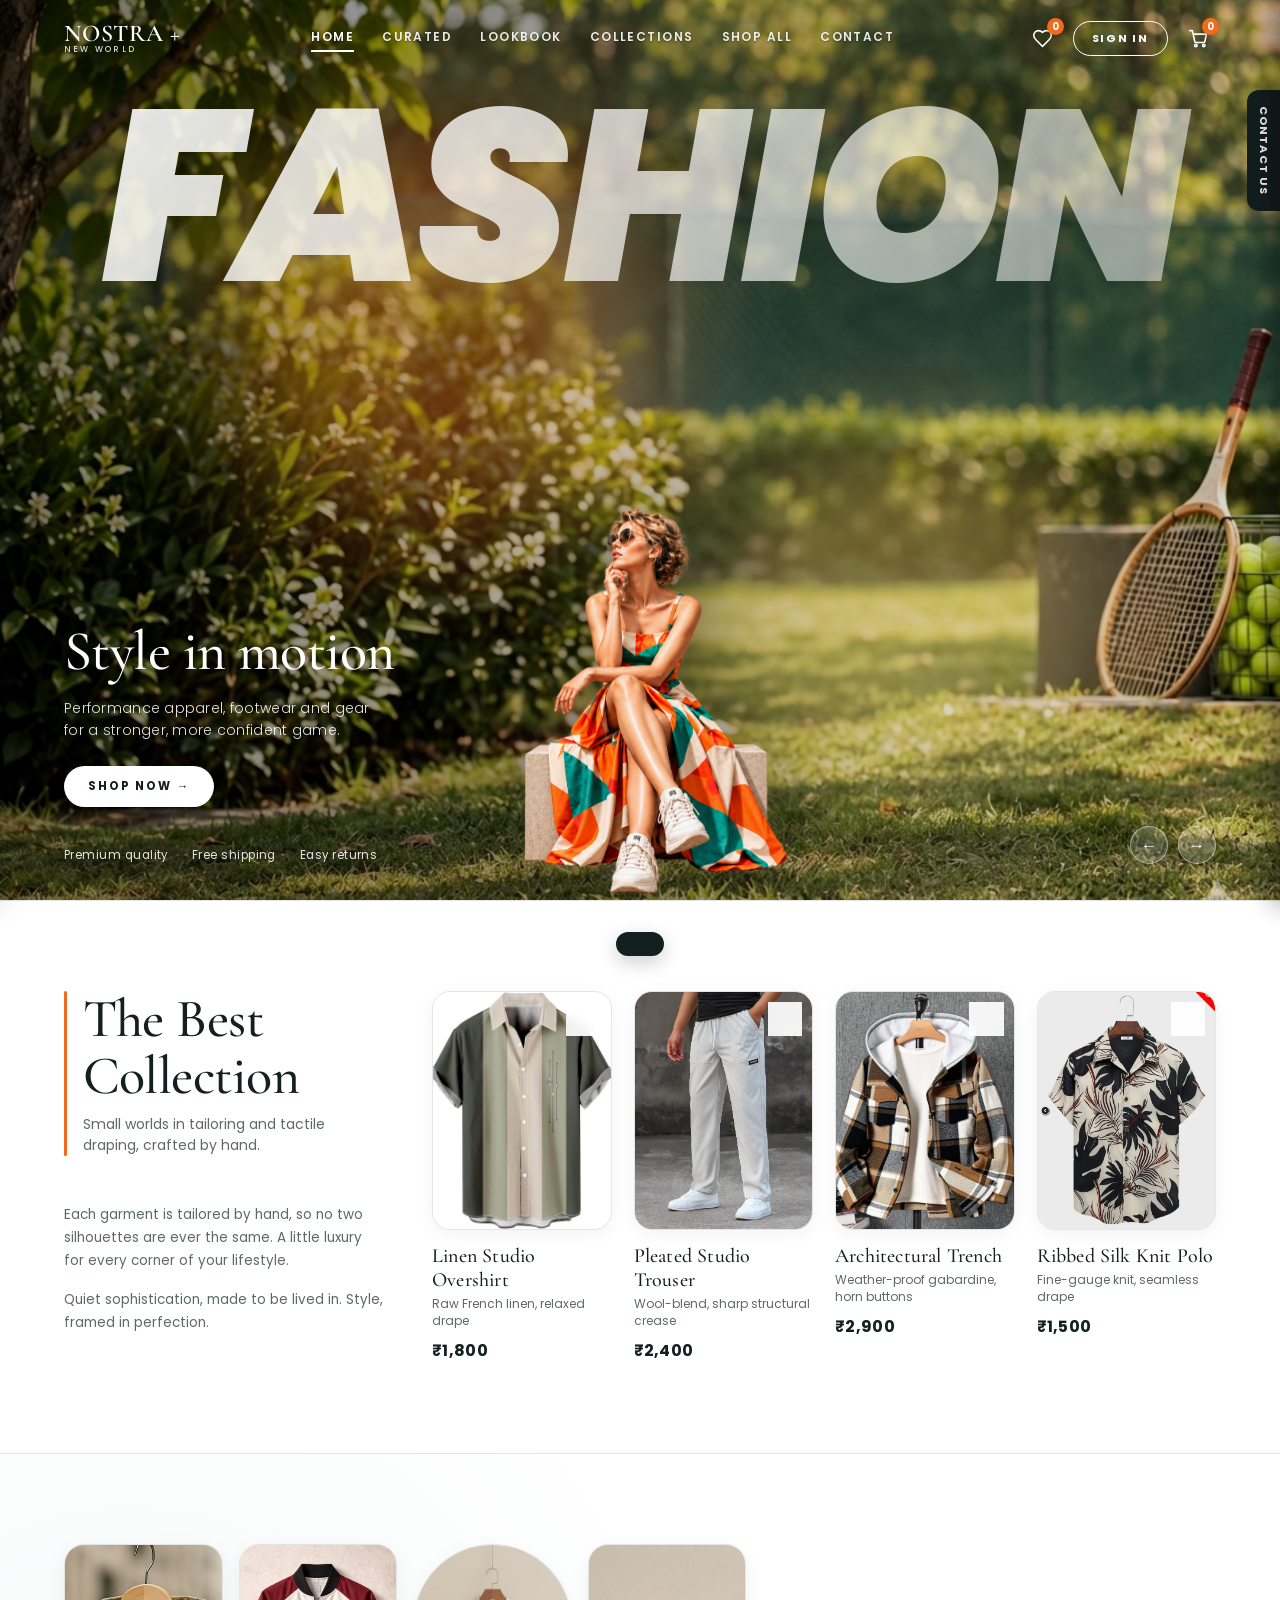
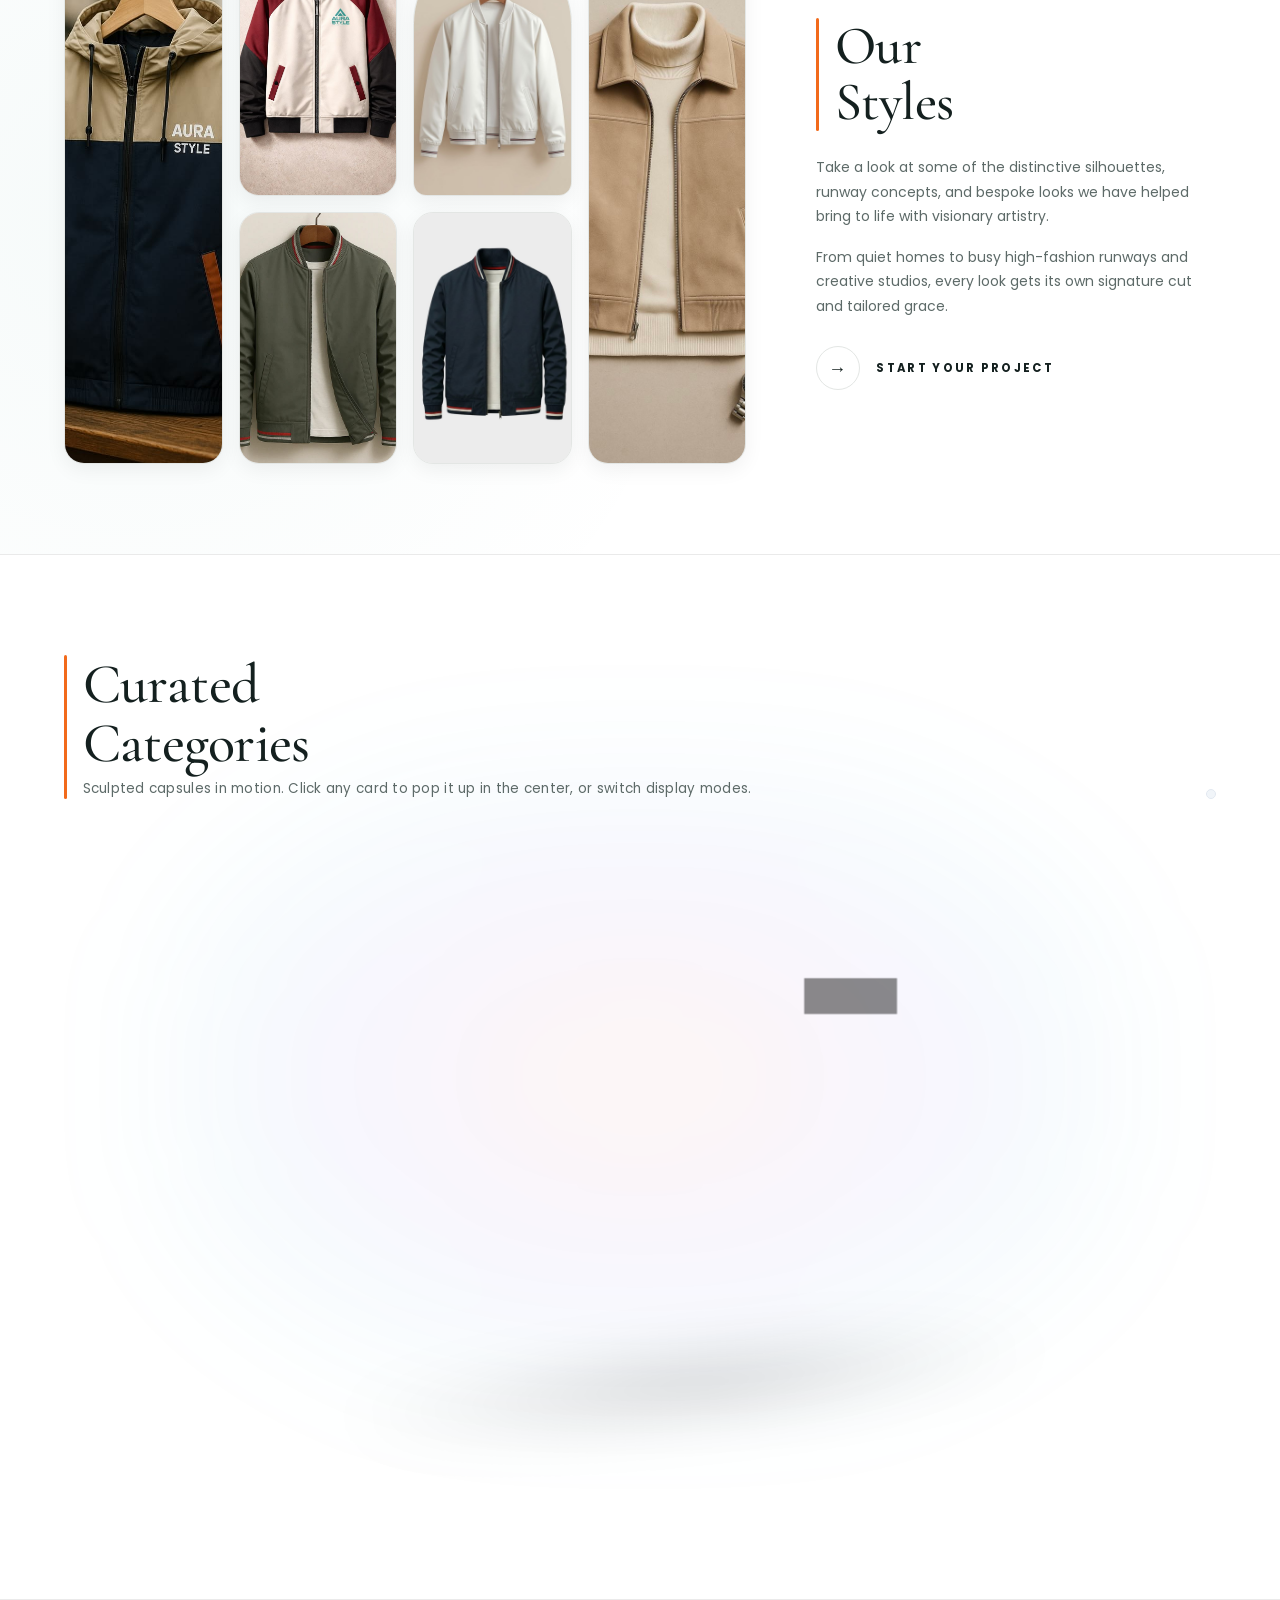
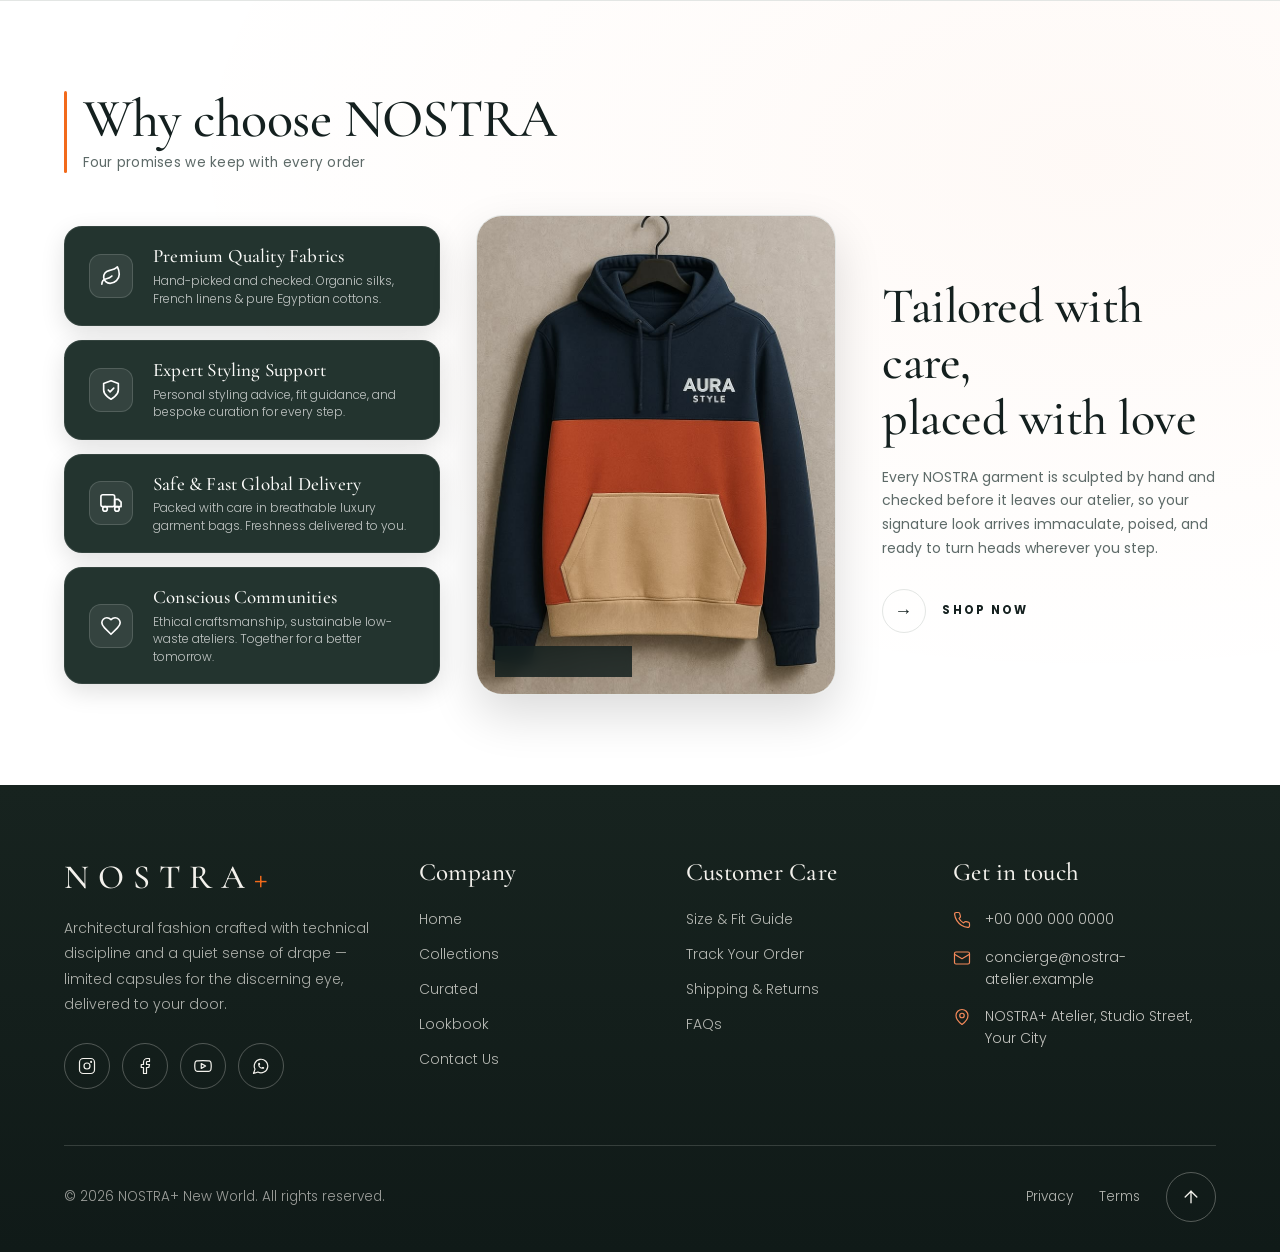
<file: index.html>
<!DOCTYPE html>
<html lang="en" class="page-home">

<head>
  <meta charset="utf-8">
  <meta name="viewport" content="width=device-width, initial-scale=1, viewport-fit=cover">
  <title>NOSTRA+ New World</title>
  <link rel="preconnect" href="https://fonts.googleapis.com">
  <link rel="preconnect" href="https://fonts.gstatic.com" crossorigin>
  <link
    href="https://fonts.googleapis.com/css2?family=Cormorant+Garamond:ital,wght@0,400;0,500;0,600;0,700;1,400;1,600&family=Playfair+Display:ital,wght@0,400;0,500;0,600;0,700;1,400&family=Poppins:ital,wght@0,300;0,400;0,500;0,600;0,700;0,800;0,900;1,400;1,700;1,900&display=swap"
    rel="stylesheet">
  <link rel="stylesheet" href="style.css">
</head>

<body>
  <div id="mouseGlowFollower" class="mouse-glow-follower"></div>

  <!-- HEADER -->
  <header id="mainHeader">
    <a class="logo" href="#top" title="NOSTRA+ NEW WORLD">
      <span class="logo-text">
        NOSTRA +
        <small>NEW WORLD</small>
      </span>
    </a>
    <nav id="nav">
      <a href="#top" class="on">Home</a>
      <a href="#best-collection">Curated</a>
      <a href="#our-works">Lookbook</a>
      <a href="collections.html">Collections</a>
      <a href="#shop">Shop All</a>
      <a href="contact.html">Contact</a>
    </nav>
    <div class="icons">
      <button aria-label="Favourites" id="favBtn" title="Your Favourites">
        <svg width="21" height="21" viewBox="0 0 24 24" fill="none" stroke="currentColor" stroke-width="1.8"
          stroke-linecap="round" stroke-linejoin="round" style="display:block">
          <path
            d="M19 14c1.5-1.5 3-3.2 3-5.5A5.5 5.5 0 0 0 16.5 3c-1.8 0-3 .5-4.5 2-1.5-1.5-2.7-2-4.5-2A5.5 5.5 0 0 0 2 8.5c0 2.3 1.5 4 3 5.5l7 7Z" />
        </svg>
        <b id="favCount">0</b>
      </button>
      <button aria-label="Sign In" id="userBtn" class="signin-btn" title="Sign In / Account">Sign In</button>
      <button aria-label="Cart" id="cartBtn" title="Your Cart">
        <svg width="21" height="21" viewBox="0 0 24 24" fill="none" stroke="currentColor" stroke-width="1.8"
          stroke-linecap="round" stroke-linejoin="round" style="display:block">
          <circle cx="9" cy="20" r="1.4" />
          <circle cx="18" cy="20" r="1.4" />
          <path d="M2 3h3l2.7 12.4a1.5 1.5 0 0 0 1.5 1.2h8.6a1.5 1.5 0 0 0 1.5-1.1L21 7H6" />
        </svg>
        <b id="count">0</b>
      </button>
      <button aria-label="Menu" id="menuBtn" title="Toggle menu">
        <span class="hamburger-line"></span>
        <span class="hamburger-line"></span>
        <span class="hamburger-line"></span>
      </button>
    </div>
  </header>

  <!-- AUTH MODAL -->
  <div class="auth-modal" id="authModal" aria-hidden="true">
    <div class="auth-backdrop" id="authBackdrop"></div>
    <div class="auth-card">
      <button class="auth-close" id="closeAuthModal" aria-label="Close dialog">&times;</button>

      <div class="auth-brand-header">
        <h3>NOSTRA<span style="color:var(--acc)">+</span></h3>
        <p id="authSubtitle">Join the future of performance luxury</p>
      </div>

      <div class="demo-login-box">
        <button class="btn-demo-login" id="demoLoginBtn" type="button">
          <span class="demo-bolt"><svg width="16" height="16" viewBox="0 0 24 24" fill="currentColor" stroke="none"
              style="display:inline-block;vertical-align:middle;color:#f26a1b">
              <polygon points="13 2 3 14 12 14 11 22 21 10 12 10 13 2" />
            </svg></span>
          <div class="demo-text">
            <strong>1-Click Instant Demo Login</strong>
            <small>Continue as Alex Rivera (VIP Gold Member)</small>
          </div>
          <span class="demo-arrow">&rarr;</span>
        </button>
      </div>

      <div class="auth-divider"><span>or with credentials</span></div>

      <div class="auth-tabs">
        <button class="auth-tab on" id="tabSignIn" type="button">Sign In</button>
        <button class="auth-tab" id="tabSignUp" type="button">Create Account</button>
      </div>

      <form class="auth-form" id="signInForm" onsubmit="return false;">
        <div class="form-group">
          <label for="loginEmail">Email Address</label>
          <input type="email" id="loginEmail" placeholder="you@example.com" value="alex@nostra.fashion" required
            autocomplete="email">
        </div>
        <div class="form-group">
          <div class="form-label-row">
            <label for="loginPass">Password</label>
            <a href="#" id="forgotPassLink" class="form-link">Forgot password?</a>
          </div>
          <div class="input-password-wrap">
            <input type="password" id="loginPass" placeholder="••••••••" value="nostra2026" required
              autocomplete="current-password">
            <button type="button" class="btn-toggle-pass" id="toggleLoginPass"
              aria-label="Toggle password visibility"><svg width="16" height="16" viewBox="0 0 24 24" fill="none"
                stroke="currentColor" stroke-width="1.6" stroke-linecap="round" stroke-linejoin="round"
                style="display:inline-block;vertical-align:middle">
                <path d="M2 12s3-7 10-7 10 7 10 7-3 7-10 7-10-7-10-7Z" />
                <circle cx="12" cy="12" r="3" />
              </svg></button>
          </div>
        </div>
        <div class="form-remember-row">
          <label class="checkbox-label">
            <input type="checkbox" id="rememberMe" checked>
            <span>Remember me</span>
          </label>
        </div>
        <button type="submit" class="btn btn-block auth-submit-btn" id="submitSignIn">
          Sign In to NOSTRA+ &rarr;
        </button>
      </form>

      <form class="auth-form" id="signUpForm" style="display:none;" onsubmit="return false;">
        <div class="form-group">
          <label for="registerName">Full Name</label>
          <input type="text" id="registerName" placeholder="Elena Rostova" required autocomplete="name">
        </div>
        <div class="form-group">
          <label for="registerEmail">Email Address</label>
          <input type="email" id="registerEmail" placeholder="elena@nostra.com" required autocomplete="email">
        </div>
        <div class="form-group">
          <label for="registerPass">Password</label>
          <div class="input-password-wrap">
            <input type="password" id="registerPass" placeholder="Create strong password" required
              autocomplete="new-password">
            <button type="button" class="btn-toggle-pass" id="toggleRegisterPass"
              aria-label="Toggle password visibility"><svg width="16" height="16" viewBox="0 0 24 24" fill="none"
                stroke="currentColor" stroke-width="1.6" stroke-linecap="round" stroke-linejoin="round"
                style="display:inline-block;vertical-align:middle">
                <path d="M2 12s3-7 10-7 10 7 10 7-3 7-10 7-10-7-10-7Z" />
                <circle cx="12" cy="12" r="3" />
              </svg></button>
          </div>
          <div class="pass-strength-bar">
            <div class="pass-strength-fill" id="passStrength"></div>
          </div>
        </div>
        <button type="submit" class="btn btn-block auth-submit-btn" id="submitSignUp">
          Create NOSTRA+ Account &rarr;
        </button>
      </form>

      <div class="auth-footer-note">
        <svg width="16" height="16" viewBox="0 0 24 24" fill="none" stroke="currentColor" stroke-width="1.6"
          stroke-linecap="round" stroke-linejoin="round" style="display:inline-block;vertical-align:middle">
          <rect x="3" y="11" width="18" height="11" rx="2" ry="2" />
          <path d="M7 11V7a5 5 0 0 1 10 0v4" />
        </svg> 256-bit encrypted authentication &middot; VIP Gold Rewards
      </div>
    </div>
  </div>

  <!-- PROFILE DRAWER -->
  <div class="drawer-overlay" id="profileOverlay"></div>
  <aside class="drawer" id="profileDrawer" aria-label="Member Profile">
    <div class="drawer-header">
      <div class="drawer-title">
        <h3>Member Profile</h3>
        <span class="pill-badge vip-badge" id="profileTierBadge">VIP Gold</span>
      </div>
      <button class="drawer-close" id="closeProfile" aria-label="Close profile">&times;</button>
    </div>
    <div class="drawer-body">
      <div class="profile-card">
        <div class="profile-avatar" id="profileAvatar">AR</div>
        <div class="profile-info">
          <h4 id="profileName">Alex Rivera</h4>
          <p id="profileEmail">alex@nostra.fashion</p>
          <span class="vip-member-tag"><svg width="14" height="14" viewBox="0 0 24 24" fill="currentColor" stroke="none"
              style="display:inline-block;vertical-align:middle;color:#f26a1b">
              <polygon
                points="12 2 15.09 8.26 22 9.27 17 14.14 18.18 21.02 12 17.77 5.82 21.02 7 14.14 2 9.27 8.91 8.26 12 2" />
            </svg> VIP Club Member</span>
        </div>
      </div>

      <div class="rewards-card">
        <div class="rewards-header">
          <span>NOSTRA+ Rewards</span>
          <strong id="profilePoints">640 pts</strong>
        </div>
        <div class="rewards-val">Redeemable for <strong>$32.00 Store Credit</strong></div>
        <div class="points-progress-bar">
          <div class="points-fill" style="width: 68%;"></div>
        </div>
        <small>360 points until Diamond VIP Status</small>
      </div>

      <div class="benefits-box">
        <h5>Active Member Privileges</h5>
        <ul class="benefits-list">
          <li><span><svg width="18" height="18" viewBox="0 0 24 24" fill="none" stroke="currentColor" stroke-width="1.6"
                stroke-linecap="round" stroke-linejoin="round" style="display:inline-block;vertical-align:middle">
                <rect x="1" y="3" width="15" height="13" rx="2" />
                <polygon points="16 8 20 8 23 11 23 16 16 16 16 8" />
                <circle cx="5.5" cy="18.5" r="2.5" />
                <circle cx="18.5" cy="18.5" r="2.5" />
              </svg></span> Free Express 2-Day Shipping</li>
          <li><span><svg width="16" height="16" viewBox="0 0 24 24" fill="currentColor" stroke="none"
                style="display:inline-block;vertical-align:middle;color:#f26a1b">
                <path
                  d="m12 3-1.9 5.8a2 2 0 0 1-1.3 1.3L3 12l5.8 1.9a2 2 0 0 1 1.3 1.3L12 21l1.9-5.8a2 2 0 0 1 1.3-1.3L21 12l-5.8-1.9a2 2 0 0 1-1.3-1.3Z" />
              </svg></span> VIP Early Access to New Collections</li>
          <li><span><svg width="16" height="16" viewBox="0 0 24 24" fill="none" stroke="currentColor" stroke-width="1.6"
                stroke-linecap="round" stroke-linejoin="round" style="display:inline-block;vertical-align:middle">
                <rect x="3" y="8" width="18" height="13" rx="2" />
                <path d="M12 8v13" />
                <path d="M19 12H5" />
                <path d="M12 8a3 3 0 0 1-3-3c0-1.5 1.5-2 3 0 1.5-2 3-1.5 3 0a3 3 0 0 1-3 3Z" />
              </svg></span> 10% Birthday Reward Voucher</li>
          <li><span><svg width="16" height="16" viewBox="0 0 24 24" fill="none" stroke="currentColor" stroke-width="1.6"
                stroke-linecap="round" stroke-linejoin="round" style="display:inline-block;vertical-align:middle">
                <path d="M21 12a9 9 0 0 0-9-9 9.75 9.75 0 0 0-6.74 2.74L3 8" />
                <path d="M3 3v5h5" />
                <path d="M3 12a9 9 0 0 0 9 9 9.75 9.75 0 0 0 6.74-2.74L21 16" />
                <path d="M16 21h5v-5" />
              </svg></span> 45-Day Complimentary Returns</li>
        </ul>
      </div>

      <div class="recent-order-box">
        <h5>Recent Order</h5>
        <div class="recent-order-item">
          <div class="order-ico"><svg width="16" height="16" viewBox="0 0 24 24" fill="none" stroke="currentColor"
              stroke-width="1.6" stroke-linecap="round" stroke-linejoin="round"
              style="display:inline-block;vertical-align:middle">
              <path
                d="M21 8a2 2 0 0 0-1-1.73l-7-4a2 2 0 0 0-2 0l-7 4A2 2 0 0 0 3 8v8a2 2 0 0 0 1 1.73l7 4a2 2 0 0 0 2 0l7-4A2 2 0 0 0 21 16Z" />
              <path d="m3.3 7 8.7 5 8.7-5" />
              <path d="M12 22V12" />
            </svg></div>
          <div class="order-desc">
            <strong>Order #NS-89241</strong>
            <span>Court Dress &middot; Track Jacket</span>
          </div>
          <span class="order-status-tag">Shipped</span>
        </div>
      </div>
    </div>
    <div class="drawer-footer">
      <button class="btn btn-block" id="profileShopBtn">Continue Shopping &rarr;</button>
      <button class="btn-outline btn-logout" id="logoutBtn">Sign Out</button>
    </div>
  </aside>

  <!-- CART DRAWER -->
  <div class="drawer-overlay" id="cartOverlay"></div>
  <aside class="drawer" id="cartDrawer" aria-label="Shopping Cart">
    <div class="drawer-header">
      <div class="drawer-title">
        <h3>Shopping Cart</h3>
        <span class="pill-badge" id="cartDrawerCount">0 items</span>
      </div>
      <button class="drawer-close" id="closeCart" aria-label="Close cart">&times;</button>
    </div>
    <div class="drawer-body" id="cartItems"></div>
    <div class="drawer-footer" id="cartFooter">
      <div class="free-shipping-bar">
        <span><svg width="18" height="18" viewBox="0 0 24 24" fill="none" stroke="currentColor" stroke-width="1.6"
            stroke-linecap="round" stroke-linejoin="round" style="display:inline-block;vertical-align:middle">
            <rect x="1" y="3" width="15" height="13" rx="2" />
            <polygon points="16 8 20 8 23 11 23 16 16 16 16 8" />
            <circle cx="5.5" cy="18.5" r="2.5" />
            <circle cx="18.5" cy="18.5" r="2.5" />
          </svg></span> Free Express Shipping included on all orders
      </div>
      <div class="summary-row">
        <span>Subtotal</span>
        <strong id="cartSubtotal">$0.00</strong>
      </div>
      <button class="btn btn-block" id="checkoutBtn">Proceed to Checkout &rarr;</button>
      <button class="btn-outline" id="clearCartBtn">Clear Cart</button>
    </div>
  </aside>

  <!-- FAVOURITES DRAWER -->
  <div class="drawer-overlay" id="favOverlay"></div>
  <aside class="drawer" id="favDrawer" aria-label="Favourites Wishlist">
    <div class="drawer-header">
      <div class="drawer-title">
        <h3>Favourites</h3>
        <span class="pill-badge" id="favDrawerCount">0 items</span>
      </div>
      <button class="drawer-close" id="closeFav" aria-label="Close favourites">&times;</button>
    </div>
    <div class="drawer-body" id="favItems"></div>
    <div class="drawer-footer">
      <button class="btn btn-block" id="addAllFavToCartBtn">Add All Favourites to Cart</button>
      <button class="btn-outline" id="clearFavBtn">Clear Favourites</button>
    </div>
  </aside>

  <!-- MOBILE MENU DRAWER -->
  <div class="drawer-overlay" id="mobileOverlay"></div>
  <aside class="mobile-drawer" id="mobileDrawer" aria-label="Mobile Navigation">
    <div class="drawer-header">
      <div class="drawer-title">
        <div class="logo" style="color:var(--ink);text-shadow:none">
          <span class="logo-text">
            <h3>NOSTRA<span style="color:var(--acc)">+</span></h3>
            <small>NEW WORLD</small>
          </span>
        </div>
      </div>
      <button class="drawer-close" id="closeMobileMenu" aria-label="Close menu">&times;</button>
    </div>
    <div class="mobile-nav-links">
      <a href="#shop" class="mobile-nav-link on" data-f="All"><span><svg width="18" height="18" viewBox="0 0 24 24"
            fill="none" stroke="currentColor" stroke-width="1.6" stroke-linecap="round" stroke-linejoin="round"
            style="display:inline-block;vertical-align:middle">
            <path d="M6 2 3 6v14a2 2 0 0 0 2 2h14a2 2 0 0 0 2-2V6l-3-4z" />
            <path d="M3 6h18" />
            <path d="M16 10a4 4 0 0 1-8 0" />
          </svg></span> Shop All</a>
      <a href="collections.html" class="mobile-nav-link"><span><svg width="18" height="18" viewBox="0 0 24 24"
            fill="none" stroke="currentColor" stroke-width="1.6" stroke-linecap="round" stroke-linejoin="round"
            style="display:inline-block;vertical-align:middle">
            <path
              d="M20 20a2 2 0 0 0 2-2V8a2 2 0 0 0-2-2h-7.9a2 2 0 0 1-1.69-.9L9.6 3.9A2 2 0 0 0 7.93 3H4a2 2 0 0 0-2 2v13a2 2 0 0 0 2 2Z" />
          </svg></span> Collections Archive</a>
      <a href="#best-collection" class="mobile-nav-link"><span><svg width="18" height="18" viewBox="0 0 24 24"
            fill="none" stroke="currentColor" stroke-width="1.6" stroke-linecap="round" stroke-linejoin="round"
            style="display:inline-block;vertical-align:middle">
            <polygon
              points="12 2 15.09 8.26 22 9.27 17 14.14 18.18 21.02 12 17.77 5.82 21.02 7 14.14 2 9.27 8.91 8.26 12 2" />
          </svg></span> Curated Collection</a>
      <a href="#our-works" class="mobile-nav-link"><span><svg width="18" height="18" viewBox="0 0 24 24" fill="none"
            stroke="currentColor" stroke-width="1.6" stroke-linecap="round" stroke-linejoin="round"
            style="display:inline-block;vertical-align:middle">
            <rect x="3" y="3" width="18" height="18" rx="2" ry="2" />
            <circle cx="8.5" cy="8.5" r="1.5" />
            <polyline points="21 15 16 10 5 21" />
          </svg></span> Our Lookbook</a>
      <a href="contact.html" class="mobile-nav-link"><span><svg width="18" height="18" viewBox="0 0 24 24" fill="none"
            stroke="currentColor" stroke-width="1.6" stroke-linecap="round" stroke-linejoin="round"
            style="display:inline-block;vertical-align:middle">
            <rect x="2" y="4" width="20" height="16" rx="2" />
            <path d="m22 7-10 6L2 7" />
          </svg></span> Contact Us</a>
    </div>
    <div class="mobile-quick-actions">
      <button class="mobile-action-btn" id="mAccountBtn">
        <span id="mAccountLabel"><svg width="18" height="18" viewBox="0 0 24 24" fill="none" stroke="currentColor"
            stroke-width="1.6" stroke-linecap="round" stroke-linejoin="round"
            style="display:inline-block;vertical-align:middle">
            <path d="M20 21v-2a4 4 0 0 0-4-4H8a4 4 0 0 0-4 4v2" />
            <circle cx="12" cy="7" r="4" />
          </svg> Sign In / Join VIP</span>
        <span class="pill-badge" id="mAccountBadge">VIP</span>
      </button>
      <button class="mobile-action-btn" id="mCartBtn">
        <span><svg width="18" height="18" viewBox="0 0 24 24" fill="none" stroke="currentColor" stroke-width="1.8"
            stroke-linecap="round" stroke-linejoin="round" style="display:inline-block;vertical-align:middle">
            <circle cx="9" cy="20" r="1.4" />
            <circle cx="18" cy="20" r="1.4" />
            <path d="M2 3h3l2.7 12.4a1.5 1.5 0 0 0 1.5 1.2h8.6a1.5 1.5 0 0 0 1.5-1.1L21 7H6" />
          </svg> View Cart</span>
        <span class="pill-badge" id="mCartBadge">0</span>
      </button>
      <button class="mobile-action-btn" id="mFavBtn">
        <span><svg width="18" height="18" viewBox="0 0 24 24" fill="none" stroke="currentColor" stroke-width="1.8"
            stroke-linecap="round" stroke-linejoin="round"
            style="display:inline-block;vertical-align:middle;color:#f26a1b">
            <path
              d="M19 14c1.5-1.5 3-3.2 3-5.5A5.5 5.5 0 0 0 16.5 3c-1.8 0-3 .5-4.5 2-1.5-1.5-2.7-2-4.5-2A5.5 5.5 0 0 0 2 8.5c0 2.3 1.5 4 3 5.5l7 7Z" />
          </svg> View Favourites</span>
        <span class="pill-badge" id="mFavBadge">0</span>
      </button>
    </div>
  </aside>

  <!-- MAIN CONTENT -->
  <main id="top">
    <div class="hero" id="hero">
      <div class="hero-orb hero-orb-1" id="heroOrb1"></div>
      <div class="hero-orb hero-orb-2" id="heroOrb2"></div>

      <div class="big" aria-hidden="true">FASHION</div>
      <div class="model" id="model">
        <img id="modelImg" src="Fashion%20Model%20and%20Orange%20Disc%20Cutouts.png"
          alt="Model wearing Fashion+ apparel" onerror="this.parentNode.classList.add('noimg')">
        <span class="ph-text">Add your image at<br>Fashion%20Model%20and%20Orange%20Disc%20Cutouts.png</span>
      </div>
      <div class="copy">
        <h1 id="title">Style in motion</h1>
        <p id="sub">Performance apparel, footwear and gear for a stronger, more confident game.</p>
        <a class="btn" href="collections.html">Shop now &rarr;</a>
        <div class="perks"><span>Premium quality</span><span>Free shipping</span><span>Easy returns</span></div>
      </div>
      <div class="thumbs">
        <div id="thumbList"></div>
      </div>
      <div class="arrows">
        <button id="prev" aria-label="Previous">&larr;</button>
        <button id="next" aria-label="Next">&rarr;</button>
      </div>
    </div>
    <!-- =========================================================
         SECTION 2: THE BEST COLLECTION (REFERENCE IMAGE 2)
         ========================================================= -->
    <section class="ref-section ref-best-collection" id="best-collection">
      <div class="ref-collection-container">
        <!-- Left Editorial Text Block with vertical accent line -->
        <div class="ref-collection-intro">
          <div class="ref-header-bar vertical-left">
            <div class="ref-accent-line"></div>
            <div class="ref-header-text">
              <h2 class="ref-title">The Best<br>Collection</h2>
              <p class="ref-subtitle-lead">Small worlds in tailoring and tactile draping, crafted by hand.</p>
            </div>
          </div>
          <div class="ref-collection-narrative">
            <p>Each garment is tailored by hand, so no two silhouettes are ever the same. A little luxury for every
              corner of your lifestyle.</p>
            <p>Quiet sophistication, made to be lived in. Style, framed in perfection.</p>
          </div>
        </div>

        <!-- Right 4-Product Row -->
        <div class="ref-product-showcase">
          <!-- Item 1 -->
          <div class="ref-prod-card" data-name="Linen Studio Overshirt" data-price="1800" data-cat="Men">
            <div class="ref-prod-img-wrap">
              <img src="mshirt/ms (1).jpg" alt="Linen Studio Overshirt" loading="lazy">
              <button class="ref-fav-btn" onclick="handleRefFav('Linen Studio Overshirt', 'Men', 1800, svgs.men, this)"
                aria-label="Favourite">&#9825;</button>
              <button class="ref-quick-add"
                onclick="handleRefAdd('Linen Studio Overshirt', 'Men', 1800, svgs.men, this)">+ Quick Add</button>
            </div>
            <div class="ref-prod-meta">
              <h4 class="ref-prod-title">Linen Studio Overshirt</h4>
              <p class="ref-prod-desc">Raw French linen, relaxed drape</p>
              <div class="ref-prod-price">&#8377;1,800</div>
            </div>
          </div>

          <!-- Item 2 -->
          <div class="ref-prod-card" data-name="Pleated Studio Trouser" data-price="2400" data-cat="Men">
            <div class="ref-prod-img-wrap">
              <img src="mpant/48fe1b26be5e6d7637c8df19136669a2.jpg" alt="Pleated Studio Trouser" loading="lazy">
              <button class="ref-fav-btn" onclick="handleRefFav('Pleated Studio Trouser', 'Men', 2400, svgs.men, this)"
                aria-label="Favourite">&#9825;</button>
              <button class="ref-quick-add"
                onclick="handleRefAdd('Pleated Studio Trouser', 'Men', 2400, svgs.men, this)">+ Quick Add</button>
            </div>
            <div class="ref-prod-meta">
              <h4 class="ref-prod-title">Pleated Studio Trouser</h4>
              <p class="ref-prod-desc">Wool-blend, sharp structural crease</p>
              <div class="ref-prod-price">&#8377;2,400</div>
            </div>
          </div>

          <!-- Item 3 -->
          <div class="ref-prod-card" data-name="Architectural Trench" data-price="2900" data-cat="Women">
            <div class="ref-prod-img-wrap">
              <img src="mj/0c5d1592181bfb592cd8dd44367f85b9.jpg" alt="Architectural Trench" loading="lazy">
              <button class="ref-fav-btn"
                onclick="handleRefFav('Architectural Trench', 'Women', 2900, svgs.women, this)"
                aria-label="Favourite">&#9825;</button>
              <button class="ref-quick-add"
                onclick="handleRefAdd('Architectural Trench', 'Women', 2900, svgs.women, this)">+ Quick Add</button>
            </div>
            <div class="ref-prod-meta">
              <h4 class="ref-prod-title">Architectural Trench</h4>
              <p class="ref-prod-desc">Weather-proof gabardine, horn buttons</p>
              <div class="ref-prod-price">&#8377;2,900</div>
            </div>
          </div>

          <!-- Item 4 -->
          <div class="ref-prod-card" data-name="Ribbed Silk Knit Polo" data-price="1500" data-cat="Women">
            <div class="ref-prod-img-wrap">
              <img src="wshirt/23ffd8c6eda283c8ae3cb4dc256ff36b.jpg" alt="Ribbed Silk Knit Polo" loading="lazy">
              <button class="ref-fav-btn"
                onclick="handleRefFav('Ribbed Silk Knit Polo', 'Women', 1500, svgs.women, this)"
                aria-label="Favourite">&#9825;</button>
              <button class="ref-quick-add"
                onclick="handleRefAdd('Ribbed Silk Knit Polo', 'Women', 1500, svgs.women, this)">+ Quick Add</button>
            </div>
            <div class="ref-prod-meta">
              <h4 class="ref-prod-title">Ribbed Silk Knit Polo</h4>
              <p class="ref-prod-desc">Fine-gauge knit, seamless drape</p>
              <div class="ref-prod-price">&#8377;1,500</div>
            </div>
          </div>
        </div>
      </div>
    </section>

    <!-- =========================================================
         SECTION 3: OUR WORKS / LOOKBOOK (REFERENCE IMAGE 3)
         ========================================================= -->
    <section class="ref-section ref-our-works" id="our-works">
      <div class="ref-works-container">
        <!-- Left 4-Column Asymmetric Photo Collage -->
        <div class="ref-works-collage">
          <!-- Col 1: Tall Single Image -->
          <div class="ref-collage-col col-1">
            <div class="ref-work-item tall">
              <img src="./mj/mj.............jpg" alt="Look 01: Street Tailoring" loading="lazy">
              <span class="ref-work-tag">Look 01 &bull; Street Tailoring</span>
            </div>
          </div>

          <!-- Col 2: Two Stacked Images -->
          <div class="ref-collage-col col-2">
            <div class="ref-work-item">
              <img src="./mj/mj...........jpg" alt="Look 02: Minimalist Studio" loading="lazy">
              <span class="ref-work-tag">Look 02 &bull; Minimalist</span>
            </div>
            <div class="ref-work-item">
              <img src="./mj/mj.jpg" alt="Look 03: Structured Cargo" loading="lazy">
              <span class="ref-work-tag">Look 03 &bull; Tapered</span>
            </div>
          </div>

          <!-- Col 3: Two Stacked Images (Top one with round arched crop) -->
          <div class="ref-collage-col col-3">
            <div class="ref-work-item arched">
              <img src="./mj/mj...jpg" alt="Look 04: Avant-Garde Draping" loading="lazy">
              <span class="ref-work-tag">Look 04 &bull; Avant-Garde</span>
            </div>
            <div class="ref-work-item">
              <img src="./mj/mj..jpg" alt="Look 05: Modern Monochrome" loading="lazy">
              <span class="ref-work-tag">Look 05 &bull; Monochrome</span>
            </div>
          </div>

          <!-- Col 4: Tall Single Image -->
          <div class="ref-collage-col col-4">
            <div class="ref-work-item tall">
              <img src="./mj/mj......jpg" alt="Look 06: Editorial Silhouette" loading="lazy">
              <span class="ref-work-tag">Look 06 &bull; Editorial</span>
            </div>
          </div>
        </div>

        <!-- Right Narrative Column with Vertical Accent Line -->
        <div class="ref-works-copy">
          <div class="ref-header-bar vertical-left">
            <div class="ref-accent-line"></div>
            <div class="ref-header-text">
              <h2 class="ref-title">Our<br>Styles</h2>
            </div>
          </div>
          <div class="ref-works-text-block">
            <p>
              Take a look at some of the distinctive silhouettes, runway concepts, and bespoke looks we have helped
              bring to life with visionary artistry.
            </p>
            <p>
              From quiet homes to busy high-fashion runways and creative studios, every look gets its own signature cut
              and tailored grace.
            </p>
          </div>
          <a href="contact.html" class="ref-circle-cta" id="startProjectBtn">
            <span class="ref-arrow-circle">&rarr;</span>
            <span class="ref-cta-text">START YOUR PROJECT</span>
          </a>
        </div>
      </div>
    </section>

    <!-- =========================================================
         CATEGORIES SECTION: 3D FANNED CARD STACK (WHITE BACKGROUND)
         ========================================================= -->
    <section id="cats">
      <div class="cats-ambient-glow"></div>
      <div class="cats-container">
        <!-- Section Header -->
        <div class="cats-header">
          <div class="cats-header-left">
            <div class="cats-accent-line"></div>
            <div>
              <h2 class="cats-title">Curated<br>Categories</h2>
              <p class="cats-subtitle">Sculpted capsules in motion. Click any card to pop it up in the center, or switch
                display modes.</p>
            </div>
          </div>
          <div class="cats-header-controls">
            <div class="deck-mode-toggle" id="deckModeToggle">
            </div>
          </div>
        </div>

        <!-- 3D Stage (Defaults to Mode-Scatter matching reference image) -->
        <div class="deck-3d-stage-wrapper" id="deckStageWrapper">
          <div class="deck-floor-shadow"></div>
          <div class="deck-3d-stage mode-scatter" id="deck3dStage">

            <!-- Card 0: NEON DREAMS (Top-Left corner slot) -->
            <div class="deck-card deck-card-0" data-index="0" data-slot="tl" data-pos="0"
              onclick="handleDeckCardClick(0)">
              <div class="deck-card-bg-wrap">
                <img src="./mpant/3e119da2ac0cfc1debe7466e829a0f7e.jpg" alt="Neon Dreams" class="deck-card-bg"
                  style="filter: brightness(0.92) contrast(1.05); transform: scale(1.04);">
                <div
                  style="position:absolute;inset:0;background:linear-gradient(135deg, rgba(10,14,25,0.15) 0%, rgba(10,14,25,0.6) 100%)">
                </div>
              </div>
              <div class="deck-card-chip">COTTOn</div>
              <div class="deck-card-label">
                <span class="deck-card-title">PANT"S</span>
                <span class="deck-card-tag">Cyber Street & Ambient Glow</span>
              </div>
            </div>

            <!-- Card 1: URBAN STUDIO (Top-Right corner slot) -->
            <div class="deck-card deck-card-1" data-index="1" data-slot="tr" data-pos="1"
              onclick="handleDeckCardClick(1)">
              <div class="deck-card-bg-wrap">
                <img src="./mj/mj...............jpg" alt="Urban Studio" class="deck-card-bg"
                  style="filter: brightness(0.92) contrast(1.05); transform: scale(1.04);">
                <div
                  style="position:absolute;inset:0;background:linear-gradient(135deg, rgba(210,220,225,0.2) 0%, rgba(20,30,35,0.58) 100%)">
                </div>
              </div>
              <div class="deck-card-chip">Minimal Living</div>
              <div class="deck-card-label">
                <span class="deck-card-title">JACKETS</span>
                <span class="deck-card-tag">Minimalist Layers & Architecture</span>
              </div>
            </div>

            <!-- Card 2: STUDIO LIGHT (Center slot - POPPED UP in reference image!) -->
            <div class="deck-card deck-card-2 is-front" data-index="2" data-slot="center" data-pos="2"
              onclick="handleDeckCardClick(2)">
              <div class="deck-card-bg-wrap" style="position:absolute;inset:0;background:#1a1a1a;">
                <img src="Fashion Model and Orange Disc Cutouts.png" alt="Studio Light Model" class="deck-card-bg"
                  style="object-position: 50% 12%; object-fit: cover;">
                <div
                  style="position:absolute;inset:0;background:linear-gradient(180deg, transparent 35%, rgba(0, 0, 0, 0.75) 100%);">
                </div>
              </div>
              <div class="deck-card-chip">FABRIC</div>
              <div class="deck-card-label">
                <span class="deck-card-title">PARTY</span>
                <span class="deck-card-tag">Iridescent Lilac & Portraiture</span>
              </div>
            </div>

            <!-- Card 3: GOLDEN HOUR (Bottom-Left corner slot) -->
            <div class="deck-card deck-card-3" data-index="3" data-slot="bl" data-pos="3"
              onclick="handleDeckCardClick(3)">
              <div class="deck-card-bg-wrap">
                <img src="./mshirt/ms (6).jpg" alt="Golden Hour Mountains" class="deck-card-bg"
                  style="object-position: center 38%; object-fit: cover;">
                <div
                  style="position:absolute;inset:0;background:linear-gradient(180deg, rgba(245, 158, 11, 0.15) 0%, rgba(0,0,0,0.6) 100%);">
                </div>
              </div>
              <div class="deck-card-chip">COTTON</div>
              <div class="deck-card-label">
                <span class="deck-card-title">SHIRT'S</span>
                <span class="deck-card-tag">SMOOTH AND COMFORTABLE</span>
              </div>
            </div>

            <!-- Card 4: MONOCHROME (Bottom-Right corner slot) -->
            <div class="deck-card deck-card-4" data-index="4" data-slot="br" data-pos="4"
              onclick="handleDeckCardClick(4)">
              <div class="deck-card-bg-wrap">
                <img src="./accero/53b27345a0a21aac962338623f965404.jpg" alt="Golden Hour Mountains" class="deck-card-bg"
                  style="object-position: center 38%; object-fit: cover;">
                <div
                  style="position:absolute;inset:0;background:linear-gradient(180deg, rgba(245, 158, 11, 0.15) 0%, rgba(0,0,0,0.6) 100%);">
                </div>
              </div>
              <div class="deck-card-chip">LONG LASTING</div>
              <div class="deck-card-label">
                <span class="deck-card-title">ACCESSORIES</span>
                <span class="deck-card-tag">Artisanal Haute Drape & Wave Contour</span>
              </div>
            </div>
          </div>
        </div>
      </div>
    </section>

    <!-- =========================================================
         SECTION 1: WHY CHOOSE NOSTRA (REFERENCE IMAGE 1)
         ========================================================= -->
    <section class="ref-section ref-why-choose" id="why-choose">
      <div class="ref-header-bar">
        <div class="ref-accent-line"></div>
        <div class="ref-header-text">
          <h2 class="ref-title">Why choose NOSTRA</h2>
          <p class="ref-subtitle">Four promises we keep with every order</p>
        </div>
      </div>

      <div class="ref-why-grid">
        <!-- 4 Pill Cards Column -->
        <div class="ref-pill-cards">
          <!-- Card 1 -->
          <div class="ref-pill-card">
            <div class="ref-pill-icon">
              <svg width="22" height="22" viewBox="0 0 24 24" fill="none" stroke="currentColor" stroke-width="1.8"
                stroke-linecap="round" stroke-linejoin="round">
                <path d="M11 20A7 7 0 0 1 9.8 6.1C15.5 5 17 4.48 19 2c1 2 2 4.18 2 8 0 5.5-4.78 10-10 10Z" />
                <path d="M2 21c0-3 1.85-5.36 5.08-6C9.5 14.52 12 13 13 12" />
              </svg>
            </div>
            <div class="ref-pill-content">
              <h3>Premium Quality Fabrics</h3>
              <p>Hand-picked and checked. Organic silks, French linens & pure Egyptian cottons.</p>
            </div>
          </div>

          <!-- Card 2 -->
          <div class="ref-pill-card">
            <div class="ref-pill-icon">
              <svg width="22" height="22" viewBox="0 0 24 24" fill="none" stroke="currentColor" stroke-width="1.8"
                stroke-linecap="round" stroke-linejoin="round">
                <path d="M12 22s8-4 8-10V5l-8-3-8 3v7c0 6 8 10 8 10z" />
                <path d="m9 12 2 2 4-4" />
              </svg>
            </div>
            <div class="ref-pill-content">
              <h3>Expert Styling Support</h3>
              <p>Personal styling advice, fit guidance, and bespoke curation for every step.</p>
            </div>
          </div>

          <!-- Card 3 -->
          <div class="ref-pill-card">
            <div class="ref-pill-icon">
              <svg width="22" height="22" viewBox="0 0 24 24" fill="none" stroke="currentColor" stroke-width="1.8"
                stroke-linecap="round" stroke-linejoin="round">
                <rect x="1" y="3" width="15" height="13" rx="2" />
                <polygon points="16 8 20 8 23 11 23 16 16 16 8" />
                <circle cx="5.5" cy="18.5" r="2.5" />
                <circle cx="18.5" cy="18.5" r="2.5" />
              </svg>
            </div>
            <div class="ref-pill-content">
              <h3>Safe & Fast Global Delivery</h3>
              <p>Packed with care in breathable luxury garment bags. Freshness delivered to you.</p>
            </div>
          </div>

          <!-- Card 4 -->
          <div class="ref-pill-card">
            <div class="ref-pill-icon">
              <svg width="22" height="22" viewBox="0 0 24 24" fill="none" stroke="currentColor" stroke-width="1.8"
                stroke-linecap="round" stroke-linejoin="round">
                <path
                  d="M19 14c1.5-1.5 3-3.2 3-5.5A5.5 5.5 0 0 0 16.5 3c-1.8 0-3 .5-4.5 2-1.5-1.5-2.7-2-4.5-2A5.5 5.5 0 0 0 2 8.5c0 2.3 1.5 4 3 5.5l7 7Z" />
              </svg>
            </div>
            <div class="ref-pill-content">
              <h3>Conscious Communities</h3>
              <p>Ethical craftsmanship, sustainable low-waste ateliers. Together for a better tomorrow.</p>
            </div>
          </div>
        </div>

        <!-- Center Image Column -->
        <div class="ref-why-center-img">
          <div class="ref-img-frame">
            <img src="mj/49432250a4dda5c2eff6bfa612a02ee6.jpg" alt="NOSTRA Atelier Craftsmanship" loading="lazy">
            <div class="ref-img-badge">ATELIER CRAFT</div>
          </div>
        </div>

        <!-- Right Copy & Action Column -->
        <div class="ref-why-copy">
          <h3 class="ref-hero-serif">Tailored with care,<br>placed with love</h3>
          <p class="ref-body-text">
            Every NOSTRA garment is sculpted by hand and checked before it leaves our atelier, so your signature look
            arrives immaculate, poised, and ready to turn heads wherever you step.
          </p>
          <a href="#best-collection" class="ref-circle-cta">
            <span class="ref-arrow-circle">&rarr;</span>
            <span class="ref-cta-text">SHOP NOW</span>
          </a>
        </div>
      </div>
    </section>


  </main>

  <footer class="site-footer">
    <div class="sf-inner">
      <div class="sf-grid">
        <div class="sf-brand">
          <a href="index.html" class="sf-logo">NOSTRA<i>+</i></a>
          <p class="sf-desc">Architectural fashion crafted with technical discipline and a quiet sense of drape &mdash; limited capsules for the discerning eye, delivered to your door.</p>
          <div class="sf-social">
            <a href="#" aria-label="Instagram" title="Instagram"><svg width="18" height="18" viewBox="0 0 24 24" fill="none" stroke="currentColor" stroke-width="1.6" stroke-linecap="round" stroke-linejoin="round" aria-hidden="true"><rect x="2" y="2" width="20" height="20" rx="5"/><circle cx="12" cy="12" r="4"/><circle cx="17.5" cy="6.5" r="0.6" fill="currentColor"/></svg></a>
            <a href="#" aria-label="Facebook" title="Facebook"><svg width="18" height="18" viewBox="0 0 24 24" fill="none" stroke="currentColor" stroke-width="1.6" stroke-linecap="round" stroke-linejoin="round" aria-hidden="true"><path d="M18 2h-3a5 5 0 0 0-5 5v3H7v4h3v8h4v-8h3l1-4h-4V7a1 1 0 0 1 1-1h3z"/></svg></a>
            <a href="#" aria-label="YouTube" title="YouTube"><svg width="18" height="18" viewBox="0 0 24 24" fill="none" stroke="currentColor" stroke-width="1.6" stroke-linecap="round" stroke-linejoin="round" aria-hidden="true"><path d="M22.5 7.2a2.8 2.8 0 0 0-2-2C18.8 4.8 12 4.8 12 4.8s-6.8 0-8.5.4a2.8 2.8 0 0 0-2 2A29 29 0 0 0 1 12a29 29 0 0 0 .5 4.8 2.8 2.8 0 0 0 2 2c1.7.4 8.5.4 8.5.4s6.8 0 8.5-.4a2.8 2.8 0 0 0 2-2A29 29 0 0 0 23 12a29 29 0 0 0-.5-4.8z"/><polygon points="9.7 15.2 15.5 12 9.7 8.8 9.7 15.2"/></svg></a>
            <a href="#" aria-label="WhatsApp" title="WhatsApp"><svg width="18" height="18" viewBox="0 0 24 24" fill="none" stroke="currentColor" stroke-width="1.6" stroke-linecap="round" stroke-linejoin="round" aria-hidden="true"><path d="M7.9 20A9 9 0 1 0 4 16.1L2 22Z"/><path d="M9 10a.5.5 0 0 0 1 0V9a.5.5 0 0 0-1 0v1a5 5 0 0 0 5 5h1a.5.5 0 0 0 0-1h-1a.5.5 0 0 0 0 1"/></svg></a>
          </div>
        </div>

        <div class="sf-col">
          <h4>Company</h4>
          <ul class="sf-links">
            <li><a href="index.html">Home</a></li>
            <li><a href="collections.html">Collections</a></li>
            <li><a href="index.html#best-collection">Curated</a></li>
            <li><a href="index.html#our-works">Lookbook</a></li>
            <li><a href="contact.html">Contact Us</a></li>
          </ul>
        </div>

        <div class="sf-col">
          <h4>Customer Care</h4>
          <ul class="sf-links">
            <li><a href="collections.html">Size &amp; Fit Guide</a></li>
            <li><a href="contact.html">Track Your Order</a></li>
            <li><a href="contact.html">Shipping &amp; Returns</a></li>
            <li><a href="contact.html">FAQs</a></li>
          </ul>
        </div>

        <div class="sf-col">
          <h4>Get in touch</h4>
          <ul class="sf-contact">
            <li><svg width="18" height="18" viewBox="0 0 24 24" fill="none" stroke="currentColor" stroke-width="1.6" stroke-linecap="round" stroke-linejoin="round" aria-hidden="true"><path d="M22 16.92v3a2 2 0 0 1-2.18 2 19.8 19.8 0 0 1-8.63-3.07 19.5 19.5 0 0 1-6-6A19.8 19.8 0 0 1 2.12 4.18 2 2 0 0 1 4.11 2h3a2 2 0 0 1 2 1.72c.13.96.36 1.9.7 2.81a2 2 0 0 1-.45 2.11L8.09 9.91a16 16 0 0 0 6 6l1.27-1.27a2 2 0 0 1 2.11-.45c.91.34 1.85.57 2.81.7A2 2 0 0 1 22 16.92z"/></svg><a href="tel:+000000000000">+00 000 000 0000</a></li>
            <li><svg width="18" height="18" viewBox="0 0 24 24" fill="none" stroke="currentColor" stroke-width="1.6" stroke-linecap="round" stroke-linejoin="round" aria-hidden="true"><rect x="2" y="4" width="20" height="16" rx="2"/><path d="m22 7-10 6L2 7"/></svg><a href="mailto:concierge@nostra-atelier.example">concierge@nostra-atelier.example</a></li>
            <li><svg width="18" height="18" viewBox="0 0 24 24" fill="none" stroke="currentColor" stroke-width="1.6" stroke-linecap="round" stroke-linejoin="round" aria-hidden="true"><path d="M20 10c0 6-8 12-8 12S4 16 4 10a8 8 0 0 1 16 0Z"/><circle cx="12" cy="10" r="3"/></svg><span>NOSTRA+ Atelier, Studio Street, Your City</span></li>
          </ul>
        </div>
      </div>

      <div class="sf-bottom">
        <span>&copy; 2026 NOSTRA+ New World. All rights reserved.</span>
        <div class="sf-bottom-right">
          <a href="#">Privacy</a>
          <a href="#">Terms</a>
          <button type="button" class="sf-top" id="sfTop" aria-label="Back to top"><svg width="20" height="20" viewBox="0 0 24 24" fill="none" stroke="currentColor" stroke-width="1.6" stroke-linecap="round" stroke-linejoin="round" aria-hidden="true"><line x1="12" y1="19" x2="12" y2="5"/><polyline points="5 12 12 5 19 12"/></svg></button>
        </div>
      </div>
    </div>
  </footer>

  <a class="contact" href="contact.html" id="contact">CONTACT US</a>

  <div class="toast" id="toast"></div>

  <script src="script.js"></script>
</body>

</html>
</file>
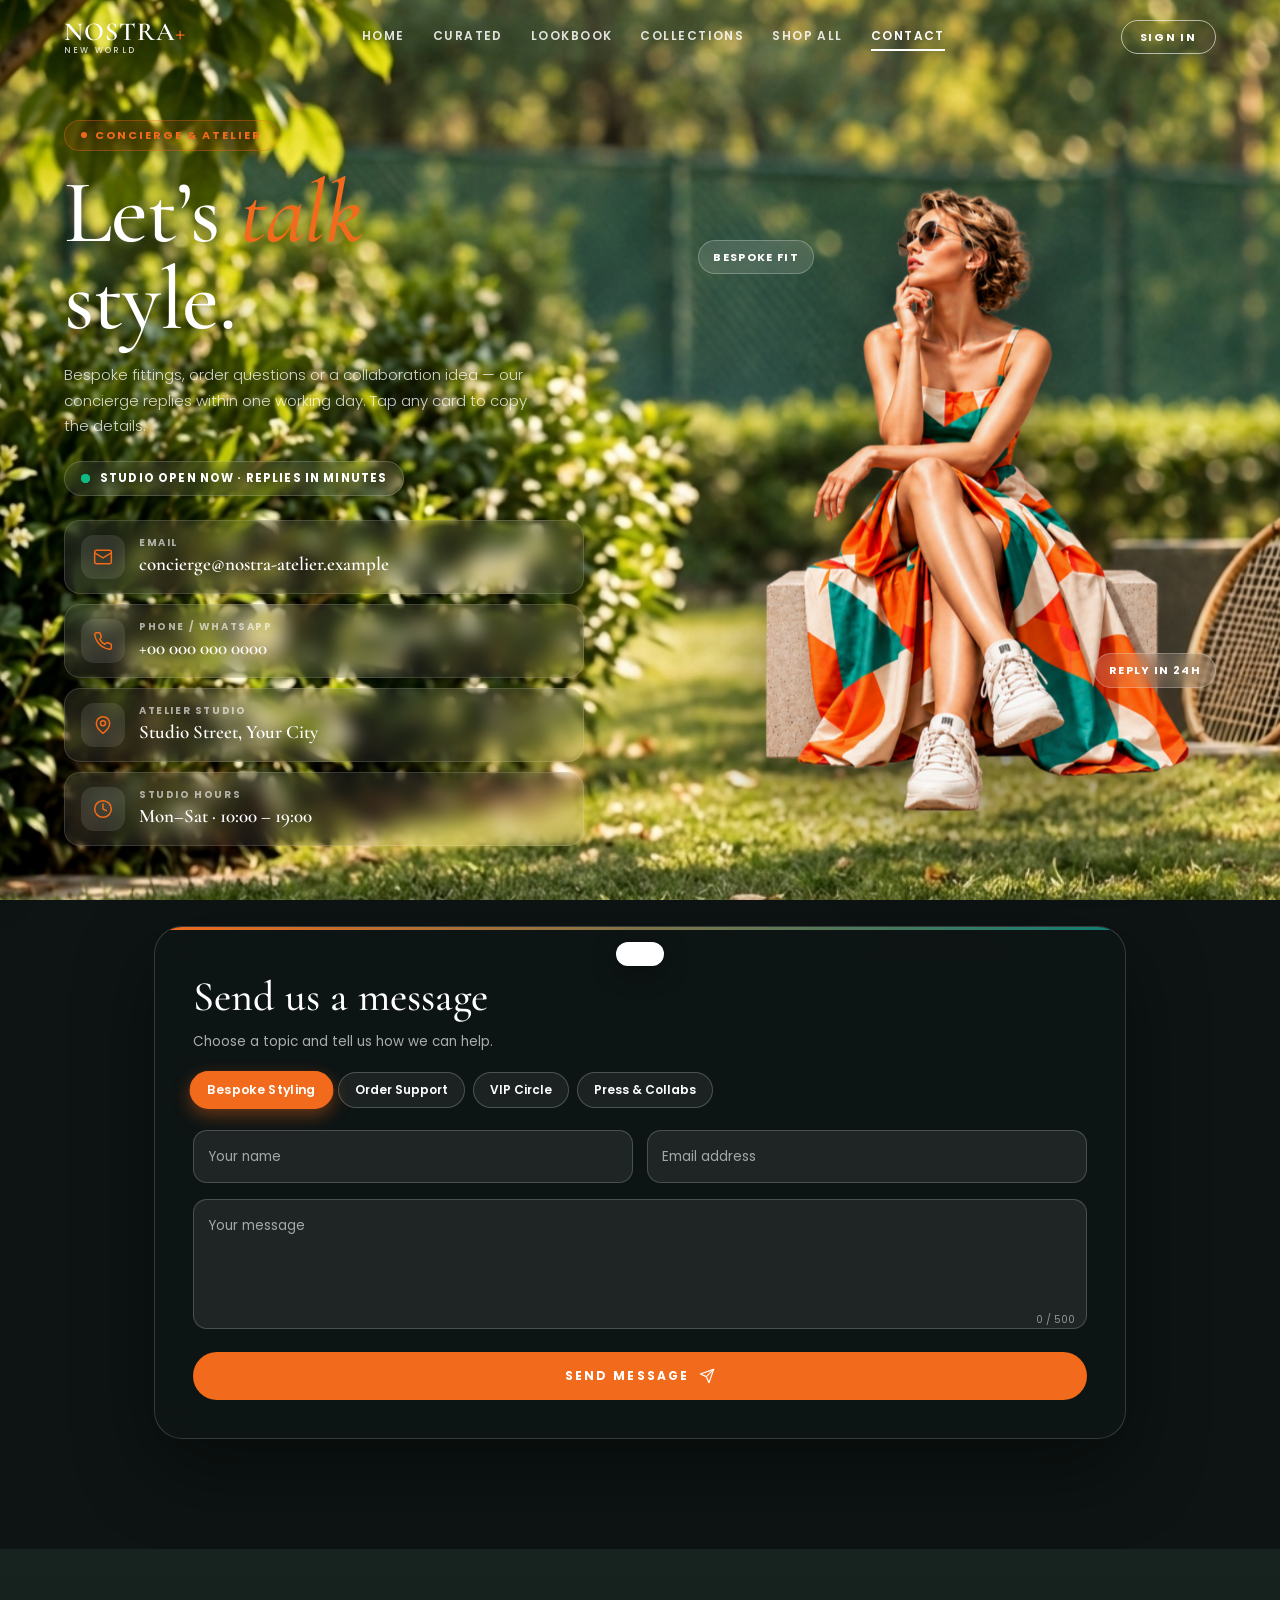
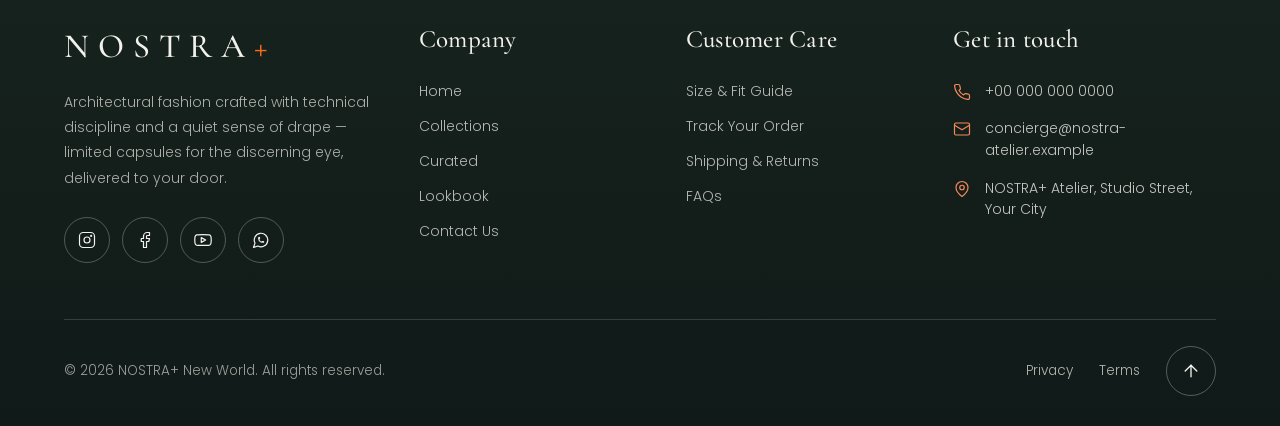
<file: contact.html>
<!DOCTYPE html>
<html lang="en" class="page-contact">

<head>
  <meta charset="UTF-8">
  <meta name="viewport" content="width=device-width, initial-scale=1.0, viewport-fit=cover">
  <title>NOSTRA+ &bull; Contact Us</title>
  <link rel="preconnect" href="https://fonts.googleapis.com">
  <link rel="preconnect" href="https://fonts.gstatic.com" crossorigin>
  <link href="https://fonts.googleapis.com/css2?family=Cormorant+Garamond:ital,wght@0,400;0,500;0,600;0,700;1,400&family=Poppins:wght@300;400;500;600;700;800&display=swap" rel="stylesheet">

  <link rel="stylesheet" href="style.css">
</head>

<body>
  <!-- Background image + mouse-hover parallax -->
  <div class="bg-stage" id="bgStage">
    <div class="bg-image" id="bgImage"></div>
  </div>

  <!-- HEADER -->
  <header id="mainHeader">
    <a class="brand" href="index.html" title="NOSTRA+ NEW WORLD">
      <b>NOSTRA<i>+</i></b>
      <small>NEW WORLD</small>
    </a>
    <nav class="top-nav">
      <a href="index.html">Home</a>
      <a href="index.html#best-collection">Curated</a>
      <a href="index.html#our-works">Lookbook</a>
      <a href="collections.html">Collections</a>
      <a href="index.html#shop">Shop All</a>
      <a href="contact.html" class="on">Contact</a>
    </nav>
    <div class="head-right">
      <a class="signin-link" href="index.html#signin">Sign In</a>
      <button id="menuBtn" aria-label="Menu" title="Toggle menu">
        <span class="hamburger-line"></span>
        <span class="hamburger-line"></span>
        <span class="hamburger-line"></span>
      </button>
    </div>
  </header>

  <!-- MOBILE MENU DRAWER -->
  <div class="drawer-overlay" id="mobileOverlay"></div>
  <aside class="mobile-drawer" id="mobileDrawer" aria-label="Mobile Navigation">
    <div class="drawer-header">
      <a class="brand" href="index.html"><b>NOSTRA<i>+</i></b><small>NEW WORLD</small></a>
      <button class="drawer-close" id="closeMobileMenu" aria-label="Close menu">&times;</button>
    </div>
    <div class="mobile-nav-links">
      <a href="index.html"><span><svg width="18" height="18" viewBox="0 0 24 24" fill="none" stroke="currentColor" stroke-width="1.6" stroke-linecap="round" stroke-linejoin="round" style="vertical-align:middle"><path d="M3 9l9-7 9 7v11a2 2 0 0 1-2 2H5a2 2 0 0 1-2-2z"/><polyline points="9 22 9 12 15 12 15 22"/></svg></span> Home</a>
      <a href="index.html#shop"><span><svg width="18" height="18" viewBox="0 0 24 24" fill="none" stroke="currentColor" stroke-width="1.6" stroke-linecap="round" stroke-linejoin="round" style="vertical-align:middle"><path d="M6 2 3 6v14a2 2 0 0 0 2 2h14a2 2 0 0 0 2-2V6l-3-4z"/><path d="M3 6h18"/><path d="M16 10a4 4 0 0 1-8 0"/></svg></span> Shop All</a>
      <a href="collections.html"><span><svg width="18" height="18" viewBox="0 0 24 24" fill="none" stroke="currentColor" stroke-width="1.6" stroke-linecap="round" stroke-linejoin="round" style="vertical-align:middle"><path d="M20 20a2 2 0 0 0 2-2V8a2 2 0 0 0-2-2h-7.9a2 2 0 0 1-1.69-.9L9.6 3.9A2 2 0 0 0 7.93 3H4a2 2 0 0 0-2 2v13a2 2 0 0 0 2 2Z"/></svg></span> Collections Archive</a>
      <a href="index.html#best-collection"><span><svg width="18" height="18" viewBox="0 0 24 24" fill="none" stroke="currentColor" stroke-width="1.6" stroke-linecap="round" stroke-linejoin="round" style="vertical-align:middle"><polygon points="12 2 15.09 8.26 22 9.27 17 14.14 18.18 21.02 12 17.77 5.82 21.02 7 14.14 2 9.27 8.91 8.26 12 2"/></svg></span> Curated Collection</a>
      <a href="index.html#our-works"><span><svg width="18" height="18" viewBox="0 0 24 24" fill="none" stroke="currentColor" stroke-width="1.6" stroke-linecap="round" stroke-linejoin="round" style="vertical-align:middle"><rect x="3" y="3" width="18" height="18" rx="2" ry="2"/><circle cx="8.5" cy="8.5" r="1.5"/><polyline points="21 15 16 10 5 21"/></svg></span> Our Lookbook</a>
      <a href="contact.html" class="on"><span><svg width="18" height="18" viewBox="0 0 24 24" fill="none" stroke="currentColor" stroke-width="1.6" stroke-linecap="round" stroke-linejoin="round" style="vertical-align:middle"><rect x="2" y="4" width="20" height="16" rx="2"/><path d="m22 7-10 6L2 7"/></svg></span> Contact Us</a>
    </div>
    <div class="mobile-quick-actions">
      <button class="mobile-action-btn" id="mAccountBtn">
        <span><svg width="18" height="18" viewBox="0 0 24 24" fill="none" stroke="currentColor" stroke-width="1.6" stroke-linecap="round" stroke-linejoin="round"><path d="M20 21v-2a4 4 0 0 0-4-4H8a4 4 0 0 0-4 4v2"/><circle cx="12" cy="7" r="4"/></svg> Sign In / Join VIP</span>
        <span class="pill-badge">VIP</span>
      </button>
    </div>
  </aside>

  <main>
    <!-- HERO -->
    <section class="hero">
      <div class="hero-copy">
        <span class="kicker reveal">Concierge &amp; Atelier</span>
        <h1 class="reveal" style="--d:.08s">Let&rsquo;s <em>talk</em><br>style.</h1>
        <p class="lead reveal" style="--d:.16s">Bespoke fittings, order questions or a collaboration idea &mdash; our concierge replies within one working day. Tap any card to copy the details.</p>
        <div class="status reveal" style="--d:.22s" id="status"><span class="dot"></span><span id="statusText">Concierge online</span></div>
        <div class="cards">
          <button type="button" class="card reveal" style="--d:.28s" data-copy="concierge@nostra-atelier.example">
            <span class="ico"><svg width="20" height="20" viewBox="0 0 24 24" fill="none" stroke="currentColor" stroke-width="1.8" stroke-linecap="round" stroke-linejoin="round"><rect x="2" y="4" width="20" height="16" rx="2"/><path d="m22 7-10 6L2 7"/></svg></span>
            <span><small>Email</small><strong>concierge@nostra-atelier.example</strong></span>
            <span class="copy-hint">Copy</span>
          </button>
          <button type="button" class="card reveal" style="--d:.34s" data-copy="+00 000 000 0000">
            <span class="ico"><svg width="20" height="20" viewBox="0 0 24 24" fill="none" stroke="currentColor" stroke-width="1.8" stroke-linecap="round" stroke-linejoin="round"><path d="M22 16.92v3a2 2 0 0 1-2.18 2 19.8 19.8 0 0 1-8.63-3.07 19.5 19.5 0 0 1-6-6A19.8 19.8 0 0 1 2.12 4.18 2 2 0 0 1 4.11 2h3a2 2 0 0 1 2 1.72c.13.96.36 1.9.7 2.81a2 2 0 0 1-.45 2.11L8.09 9.91a16 16 0 0 0 6 6l1.27-1.27a2 2 0 0 1 2.11-.45c.91.34 1.85.57 2.81.7A2 2 0 0 1 22 16.92z"/></svg></span>
            <span><small>Phone / WhatsApp</small><strong>+00 000 000 0000</strong></span>
            <span class="copy-hint">Copy</span>
          </button>
          <button type="button" class="card reveal" style="--d:.4s" data-copy="NOSTRA+ Atelier, Studio Street, Your City">
            <span class="ico"><svg width="20" height="20" viewBox="0 0 24 24" fill="none" stroke="currentColor" stroke-width="1.8" stroke-linecap="round" stroke-linejoin="round"><path d="M20 10c0 6-8 12-8 12S4 16 4 10a8 8 0 0 1 16 0Z"/><circle cx="12" cy="10" r="3"/></svg></span>
            <span><small>Atelier Studio</small><strong>Studio Street, Your City</strong></span>
            <span class="copy-hint">Copy</span>
          </button>
          <button type="button" class="card reveal" style="--d:.46s" data-copy="Mon–Sat, 10:00 – 19:00">
            <span class="ico"><svg width="20" height="20" viewBox="0 0 24 24" fill="none" stroke="currentColor" stroke-width="1.8" stroke-linecap="round" stroke-linejoin="round"><circle cx="12" cy="12" r="10"/><polyline points="12 6 12 12 16 14"/></svg></span>
            <span><small>Studio Hours</small><strong>Mon&ndash;Sat &middot; 10:00 &ndash; 19:00</strong></span>
            <span class="copy-hint">Copy</span>
          </button>
        </div>
      </div>

      <!-- Single image with mouse-hover animation -->
      <div class="image-stage reveal" style="--d:.2s" id="imageStage">
        <div class="model-wrap" id="modelWrap">
          <div class="model-img"></div>
        </div>
        <span class="tag t1">Bespoke Fit</span>
        <span class="tag t2">Reply in 24h</span>
      </div>
    </section>

    <!-- FORM -->
    <section class="form-section" id="form">
      <div class="form-card reveal" id="formCard">
        <h2>Send us a message</h2>
        <p>Choose a topic and tell us how we can help.</p>
        <div class="topics" id="topics">
          <button type="button" class="chip on" data-topic="Bespoke Styling">Bespoke Styling</button>
          <button type="button" class="chip" data-topic="Order Support">Order Support</button>
          <button type="button" class="chip" data-topic="VIP Circle">VIP Circle</button>
          <button type="button" class="chip" data-topic="Press &amp; Collabs">Press &amp; Collabs</button>
        </div>
        <form id="contactForm" novalidate>
          <div class="row">
            <div class="field"><input type="text" id="cName" placeholder=" " autocomplete="name"><label for="cName">Your name</label></div>
            <div class="field"><input type="email" id="cEmail" placeholder=" " autocomplete="email"><label for="cEmail">Email address</label></div>
          </div>
          <div class="field">
            <textarea id="cMsg" placeholder=" " maxlength="500"></textarea>
            <label for="cMsg">Your message</label>
            <span class="count" id="cCount">0 / 500</span>
          </div>
          <button type="submit" class="submit" id="cSubmit">
            <span class="spin"></span>
            <span id="cSubmitText">Send Message</span>
            <span class="plane"><svg width="16" height="16" viewBox="0 0 24 24" fill="none" stroke="currentColor" stroke-width="1.8" stroke-linecap="round" stroke-linejoin="round"><line x1="22" y1="2" x2="11" y2="13"/><polygon points="22 2 15 22 11 13 2 9 22 2"/></svg></span>
          </button>
        </form>
        <div class="success" id="cSuccess">
          <svg class="check" viewBox="0 0 52 52"><circle cx="26" cy="26" r="24"/><path d="M14 27l8 8 16-17"/></svg>
          <h3>Message sent!</h3>
          <p id="cSuccessText">Thank you &mdash; our concierge will reply within one working day.</p>
          <button type="button" class="again" id="cAgain">Send another</button>
        </div>
      </div>
    </section>
  </main>

  <footer class="site-footer">
    <div class="sf-inner">
      <div class="sf-grid">
        <div class="sf-brand">
          <a href="index.html" class="sf-logo">NOSTRA<i>+</i></a>
          <p class="sf-desc">Architectural fashion crafted with technical discipline and a quiet sense of drape &mdash; limited capsules for the discerning eye, delivered to your door.</p>
          <div class="sf-social">
            <a href="#" aria-label="Instagram" title="Instagram"><svg width="18" height="18" viewBox="0 0 24 24" fill="none" stroke="currentColor" stroke-width="1.6" stroke-linecap="round" stroke-linejoin="round" aria-hidden="true"><rect x="2" y="2" width="20" height="20" rx="5"/><circle cx="12" cy="12" r="4"/><circle cx="17.5" cy="6.5" r="0.6" fill="currentColor"/></svg></a>
            <a href="#" aria-label="Facebook" title="Facebook"><svg width="18" height="18" viewBox="0 0 24 24" fill="none" stroke="currentColor" stroke-width="1.6" stroke-linecap="round" stroke-linejoin="round" aria-hidden="true"><path d="M18 2h-3a5 5 0 0 0-5 5v3H7v4h3v8h4v-8h3l1-4h-4V7a1 1 0 0 1 1-1h3z"/></svg></a>
            <a href="#" aria-label="YouTube" title="YouTube"><svg width="18" height="18" viewBox="0 0 24 24" fill="none" stroke="currentColor" stroke-width="1.6" stroke-linecap="round" stroke-linejoin="round" aria-hidden="true"><path d="M22.5 7.2a2.8 2.8 0 0 0-2-2C18.8 4.8 12 4.8 12 4.8s-6.8 0-8.5.4a2.8 2.8 0 0 0-2 2A29 29 0 0 0 1 12a29 29 0 0 0 .5 4.8 2.8 2.8 0 0 0 2 2c1.7.4 8.5.4 8.5.4s6.8 0 8.5-.4a2.8 2.8 0 0 0 2-2A29 29 0 0 0 23 12a29 29 0 0 0-.5-4.8z"/><polygon points="9.7 15.2 15.5 12 9.7 8.8 9.7 15.2"/></svg></a>
            <a href="#" aria-label="WhatsApp" title="WhatsApp"><svg width="18" height="18" viewBox="0 0 24 24" fill="none" stroke="currentColor" stroke-width="1.6" stroke-linecap="round" stroke-linejoin="round" aria-hidden="true"><path d="M7.9 20A9 9 0 1 0 4 16.1L2 22Z"/><path d="M9 10a.5.5 0 0 0 1 0V9a.5.5 0 0 0-1 0v1a5 5 0 0 0 5 5h1a.5.5 0 0 0 0-1h-1a.5.5 0 0 0 0 1"/></svg></a>
          </div>
        </div>

        <div class="sf-col">
          <h4>Company</h4>
          <ul class="sf-links">
            <li><a href="index.html">Home</a></li>
            <li><a href="collections.html">Collections</a></li>
            <li><a href="index.html#best-collection">Curated</a></li>
            <li><a href="index.html#our-works">Lookbook</a></li>
            <li><a href="contact.html">Contact Us</a></li>
          </ul>
        </div>

        <div class="sf-col">
          <h4>Customer Care</h4>
          <ul class="sf-links">
            <li><a href="collections.html">Size &amp; Fit Guide</a></li>
            <li><a href="contact.html">Track Your Order</a></li>
            <li><a href="contact.html">Shipping &amp; Returns</a></li>
            <li><a href="contact.html">FAQs</a></li>
          </ul>
        </div>

        <div class="sf-col">
          <h4>Get in touch</h4>
          <ul class="sf-contact">
            <li><svg width="18" height="18" viewBox="0 0 24 24" fill="none" stroke="currentColor" stroke-width="1.6" stroke-linecap="round" stroke-linejoin="round" aria-hidden="true"><path d="M22 16.92v3a2 2 0 0 1-2.18 2 19.8 19.8 0 0 1-8.63-3.07 19.5 19.5 0 0 1-6-6A19.8 19.8 0 0 1 2.12 4.18 2 2 0 0 1 4.11 2h3a2 2 0 0 1 2 1.72c.13.96.36 1.9.7 2.81a2 2 0 0 1-.45 2.11L8.09 9.91a16 16 0 0 0 6 6l1.27-1.27a2 2 0 0 1 2.11-.45c.91.34 1.85.57 2.81.7A2 2 0 0 1 22 16.92z"/></svg><a href="tel:+000000000000">+00 000 000 0000</a></li>
            <li><svg width="18" height="18" viewBox="0 0 24 24" fill="none" stroke="currentColor" stroke-width="1.6" stroke-linecap="round" stroke-linejoin="round" aria-hidden="true"><rect x="2" y="4" width="20" height="16" rx="2"/><path d="m22 7-10 6L2 7"/></svg><a href="mailto:concierge@nostra-atelier.example">concierge@nostra-atelier.example</a></li>
            <li><svg width="18" height="18" viewBox="0 0 24 24" fill="none" stroke="currentColor" stroke-width="1.6" stroke-linecap="round" stroke-linejoin="round" aria-hidden="true"><path d="M20 10c0 6-8 12-8 12S4 16 4 10a8 8 0 0 1 16 0Z"/><circle cx="12" cy="10" r="3"/></svg><span>NOSTRA+ Atelier, Studio Street, Your City</span></li>
          </ul>
        </div>
      </div>

      <div class="sf-bottom">
        <span>&copy; 2026 NOSTRA+ New World. All rights reserved.</span>
        <div class="sf-bottom-right">
          <a href="#">Privacy</a>
          <a href="#">Terms</a>
          <button type="button" class="sf-top" id="sfTop" aria-label="Back to top"><svg width="20" height="20" viewBox="0 0 24 24" fill="none" stroke="currentColor" stroke-width="1.6" stroke-linecap="round" stroke-linejoin="round" aria-hidden="true"><line x1="12" y1="19" x2="12" y2="5"/><polyline points="5 12 12 5 19 12"/></svg></button>
        </div>
      </div>
    </div>
  </footer>

  <div class="toast" id="toast"></div>

  <script src="script.js"></script>
</body>

</html>
</file>
<file: style.css>
/* ==========================================================================
   NOSTRA+ New World  -  style.css
   Shared stylesheet for index.html, collections.html and contact.html

   Structure
     1. SHARED      - site footer used on every page
     2. PAGE: HOME        (html.page-home)         index.html
     3. PAGE: COLLECTIONS (html.page-collections)  collections.html
     4. PAGE: CONTACT     (html.page-contact)      contact.html

   Every page has a class on its <html> tag (page-home, page-collections,
   page-contact). Each page's rules are scoped with :where(.page-xxx) so the
   three pages can share one file without their (different) variables and
   generic selectors such as header, nav, footer or .toast colliding.
   :where() adds no specificity, so the cascade behaves exactly as it did
   when each page had its own <style> block.
   ========================================================================== */

/* ==========================================================================
   SHARED
   ========================================================================== */
/* =========================================================
       SITE FOOTER (NOSTRA+)
       ========================================================= */
footer.site-footer {
      display: block;
      position: relative;
      z-index: 1;
      margin: 0;
      padding: 72px 5vw 0;
      background: linear-gradient(180deg, #17231f 0%, #101a18 100%);
      color: rgba(243, 241, 236, .78);
      font-family: "Poppins", -apple-system, BlinkMacSystemFont, "Segoe UI", Roboto, sans-serif;
      font-size: 14px;
      font-weight: 300;
      border-top: none;
      backdrop-filter: none;
      -webkit-backdrop-filter: none;
    }
.sf-inner { max-width: 1400px; margin: 0 auto; }
.sf-grid { display: grid; grid-template-columns: 1.4fr 1fr 1fr 1.2fr; gap: 48px; padding-bottom: 56px; }
.sf-logo { display: inline-block; font-family: "Cormorant Garamond", Georgia, serif; font-size: 34px; font-weight: 500; letter-spacing: .26em; color: #f3f1ec; margin-bottom: 18px; }
.sf-logo i { font-style: normal; color: #f26a1b; letter-spacing: 0; }
.sf-desc { max-width: 340px; line-height: 1.8; color: rgba(243, 241, 236, .68); margin-bottom: 26px; }
.sf-social { display: flex; gap: 12px; flex-wrap: wrap; }
.sf-social a { width: 46px; height: 46px; border-radius: 50%; display: grid; place-items: center; border: 1px solid rgba(243, 241, 236, .28); color: #f3f1ec; transition: transform .3s cubic-bezier(.34, 1.56, .64, 1), background .25s, border-color .25s; }
.sf-social a:hover { background: #f26a1b; border-color: #f26a1b; transform: translateY(-4px) rotate(-6deg); }
footer.site-footer h4 { font-family: "Cormorant Garamond", Georgia, serif; font-size: 25px; font-weight: 500; color: #f3f1ec; margin-bottom: 22px; letter-spacing: .01em; }
.sf-links { list-style: none; padding: 0; margin: 0; display: grid; gap: 14px; }
.sf-links a { position: relative; display: inline-block; color: rgba(243, 241, 236, .72); transition: color .25s, transform .25s; }
.sf-links a::after { content: ""; position: absolute; left: 0; bottom: -3px; width: 0; height: 1px; background: #f26a1b; transition: width .3s ease; }
.sf-links a:hover { color: #f26a1b; transform: translateX(4px); }
.sf-links a:hover::after { width: 100%; }
.sf-contact { list-style: none; padding: 0; margin: 0; display: grid; gap: 16px; }
.sf-contact li { display: flex; align-items: flex-start; gap: 14px; line-height: 1.55; }
.sf-contact svg { flex-shrink: 0; margin-top: 2px; color: #f4895a; }
.sf-contact a { color: rgba(243, 241, 236, .78); transition: color .25s; }
.sf-contact a:hover { color: #f26a1b; }
.sf-bottom { display: flex; align-items: center; justify-content: space-between; gap: 18px; flex-wrap: wrap; padding: 26px 0 30px; border-top: 1px solid rgba(243, 241, 236, .16); font-size: 13.5px; color: rgba(243, 241, 236, .62); }
.sf-bottom-right { display: flex; align-items: center; gap: 26px; }
.sf-bottom-right a { color: rgba(243, 241, 236, .72); transition: color .25s; }
.sf-bottom-right a:hover { color: #f26a1b; }
.sf-top { width: 50px; height: 50px; border-radius: 50%; display: grid; place-items: center; border: 1px solid rgba(243, 241, 236, .3); background: transparent; color: #f3f1ec; cursor: pointer; transition: background .25s, border-color .25s, transform .25s; }
.sf-top svg { transition: transform .3s ease; }
.sf-top:hover { background: #f26a1b; border-color: #f26a1b; }
.sf-top:hover svg { transform: translateY(-3px); }
@media (max-width: 980px) { .sf-grid { grid-template-columns: 1fr 1fr; gap: 40px 32px; } }
@media (max-width: 560px) {
      footer.site-footer { padding-top: 52px; }
      .sf-grid { grid-template-columns: 1fr; gap: 34px; padding-bottom: 40px; }
      .sf-bottom { flex-direction: column; align-items: flex-start; }
      .sf-bottom-right { width: 100%; justify-content: space-between; }
    }

/* ==========================================================================
   PAGE: HOME  (scoped to <html class="page-home">)
   ========================================================================== */
:root:where(.page-home) {
      --serif: 'Cormorant Garamond', 'Playfair Display', Georgia, serif;
      --bg: #ffffff;
      --ink: #14201f;
      --mute: #5d6a68;
      --line: #e3e6e4;
      --card: #f4f5f3;
      --acc: #f26a1b;
      --teal: #0f7f74;
      --c1: #f26a1b;
      box-sizing: border-box;
      padding-top: env(safe-area-inset-top, 0px);
      padding-bottom: env(safe-area-inset-bottom, 0px);
    }
@media (prefers-color-scheme:dark) {
  :root:where(.page-home):not([data-theme="light"]) {
        --bg: #111716;
        --ink: #f3f1ec;
        --mute: #9aa6a3;
        --line: #26302e;
        --card: #1a2321;
      }
}
html:where(.page-home),
:where(.page-home) * {
      box-sizing: border-box;
      margin: 0;
    }
html:where(.page-home) {
      scroll-padding-top: env(safe-area-inset-top, 0px);
      scroll-behavior: smooth;
    }
:where(.page-home) body {
      background: var(--bg);
      color: var(--ink);
      font-family: "Poppins", "Helvetica Neue", Arial, sans-serif;
      overflow-x: hidden;
    }
:where(.page-home) a {
      color: inherit;
      text-decoration: none;
    }
:where(.page-home) button,
:where(.page-home) input,
:where(.page-home) select,
:where(.page-home) textarea {
      font: inherit;
      color: inherit;
    }
:where(.page-home) button {
      cursor: pointer;
      background: none;
      border: 0;
    }
:where(.page-home) :focus-visible {
      outline: 2px solid var(--acc);
      outline-offset: 3px;
    }
/* MOUSE MOVING GLOW */
:where(.page-home) .mouse-glow-follower {
      position: fixed;
      top: 0;
      left: 0;
      width: 320px;
      height: 320px;
      border-radius: 50%;
      background: radial-gradient(circle, rgba(242, 106, 27, 0.16) 0%, rgba(15, 127, 116, 0.08) 45%, transparent 70%);
      pointer-events: none;
      z-index: 9990;
      transform: translate(-50%, -50%);
      mix-blend-mode: screen;
      filter: blur(30px);
      will-change: transform;
      transition: opacity 0.3s ease;
    }
@media (pointer: coarse) {
  :where(.page-home) .mouse-glow-follower {
        display: none !important;
      }
}
/* TRANSPARENT NAVBAR */
:where(.page-home) header {
      position: fixed;
      top: 0;
      left: 0;
      right: 0;
      z-index: 1000;
      display: flex;
      align-items: center;
      justify-content: space-between;
      padding: 20px 5vw;
      background: transparent !important;
      color: #ffffff;
      border: none !important;
      border-bottom: none !important;
      box-shadow: none !important;
      transition: background 0.35s cubic-bezier(0.4, 0, 0.2, 1),
        color 0.35s cubic-bezier(0.4, 0, 0.2, 1),
        padding 0.35s cubic-bezier(0.4, 0, 0.2, 1),
        backdrop-filter 0.35s ease;
    }
/* BRAND LOGO */
:where(.page-home) .logo {
      display: flex;
      align-items: center;
      gap: 10px;
      font-family: var(--serif);
      font-weight: 600;
      font-size: 24px;
      letter-spacing: .02em;
      color: #ffffff;
      transition: color 0.3s ease, transform 0.25s ease;
      text-shadow: 0 1px 3px rgba(0, 0, 0, 0.35);
      user-select: none;
    }
:where(.page-home) .logo:hover {
      transform: translateY(-1px);
    }
:where(.page-home) .logo-symbol {
      width: 34px;
      height: 34px;
      border-radius: 9px;
      background: rgba(255, 255, 255, 0.12);
      border: 1.5px solid rgba(255, 255, 255, 0.45);
      display: grid;
      place-items: center;
      color: #ffffff;
      box-shadow: 0 4px 14px rgba(0, 0, 0, 0.18);
      transition: all 0.3s cubic-bezier(0.34, 1.56, 0.64, 1);
      flex-shrink: 0;
    }
:where(.page-home) .logo:hover .logo-symbol {
      transform: rotate(6deg) scale(1.08);
      border-color: var(--acc);
      background: rgba(242, 106, 27, 0.2);
    }
:where(.page-home) .logo-text {
      display: flex;
      flex-direction: column;
      line-height: 1.05;
    }
:where(.page-home) .logo-plus {
      color: var(--acc);
      margin-left: 1px;
    }
:where(.page-home) .logo small {
      display: block;
      font-family: "Poppins", "Helvetica Neue", Arial, sans-serif;
      font-size: 8px;
      letter-spacing: .28em;
      color: rgba(255, 255, 255, 0.85);
      font-weight: 500;
      text-transform: uppercase;
      transition: color 0.3s ease;
    }
:where(.page-home) nav {
      display: flex;
      gap: 28px;
      font-size: 12px;
      font-weight: 600;
      letter-spacing: 0.12em;
      text-transform: uppercase;
    }
:where(.page-home) nav a {
      padding: 4px 0;
      border-bottom: 2px solid transparent;
      color: rgba(255, 255, 255, 0.9);
      transition: color 0.2s ease, border-color 0.2s ease;
      text-shadow: 0 1px 2px rgba(0, 0, 0, 0.35);
    }
:where(.page-home) nav a:hover,
:where(.page-home) nav a.on {
      color: #ffffff;
      border-color: #ffffff;
    }
:where(.page-home) .icons {
      display: flex;
      gap: 12px;
      align-items: center;
    }
:where(.page-home) .icons button {
      position: relative;
      font-size: 18px;
      width: 36px;
      height: 36px;
      display: grid;
      place-items: center;
      border-radius: 50%;
      color: #ffffff;
      transition: background 0.2s ease, color 0.2s ease, transform 0.2s ease;
      text-shadow: 0 1px 2px rgba(0, 0, 0, 0.35);
    }
:where(.page-home) .icons button:hover {
      background: rgba(255, 255, 255, 0.16);
      transform: translateY(-2px);
    }
/* SIGN IN BUTTON (logged-out state) */
:where(.page-home) .icons button.signin-btn {
      width: auto;
      height: auto;
      padding: 8px 18px;
      border-radius: 30px;
      font-size: 11px;
      font-weight: 700;
      letter-spacing: .16em;
      text-transform: uppercase;
      border: 1.5px solid currentColor;
      text-shadow: none;
    }
:where(.page-home) .icons button.signin-btn:hover {
      background: var(--acc);
      border-color: var(--acc);
      color: #fff;
    }
/* Favourites heart fills once something is saved */
:where(.page-home) #favBtn.has-favs svg {
      fill: var(--acc);
      stroke: var(--acc);
    }
:where(.page-home) .user-avatar-badge {
      width: 28px;
      height: 28px;
      border-radius: 50%;
      background: linear-gradient(135deg, var(--acc), #d94a5b);
      color: #ffffff;
      font-size: 11px;
      font-weight: 800;
      display: grid;
      place-items: center;
      box-shadow: 0 0 0 2px rgba(255, 255, 255, 0.8), 0 2px 8px rgba(0, 0, 0, 0.25);
      transition: transform 0.2s ease;
    }
:where(.page-home) .user-avatar-badge:hover {
      transform: scale(1.1);
    }
:where(.page-home) #count,
:where(.page-home) #favCount {
      position: absolute;
      top: -2px;
      right: -3px;
      background: var(--acc);
      color: #fff;
      border-radius: 50%;
      font-size: 10px;
      font-weight: 700;
      width: 17px;
      height: 17px;
      display: grid;
      place-items: center;
      box-shadow: 0 2px 6px rgba(0, 0, 0, 0.25);
      transition: transform 0.25s cubic-bezier(0.34, 1.56, 0.64, 1), background-color 0.25s ease;
      text-shadow: none;
    }
/* SCROLLED NAVBAR STATE */
:where(.page-home) header.scrolled {
      background: rgba(255, 255, 255, 0.72) !important;
      color: var(--ink);
      border: none !important;
      border-bottom: none !important;
      box-shadow: 0 4px 24px rgba(0, 0, 0, 0.05) !important;
      backdrop-filter: blur(16px);
      -webkit-backdrop-filter: blur(16px);
      padding: 14px 5vw;
    }
:where(.page-home) header.scrolled .logo {
      color: var(--ink);
      text-shadow: none;
    }
:where(.page-home) header.scrolled .logo-symbol {
      background: var(--card);
      border-color: var(--line);
      color: var(--ink);
    }
:where(.page-home) header.scrolled .logo small {
      color: var(--mute);
    }
:where(.page-home) header.scrolled nav a {
      color: var(--ink);
      text-shadow: none;
    }
:where(.page-home) header.scrolled nav a:hover,
:where(.page-home) header.scrolled nav a.on {
      color: var(--acc);
      border-color: var(--acc);
    }
:where(.page-home) header.scrolled .icons button {
      color: var(--ink);
      text-shadow: none;
    }
:where(.page-home) header.scrolled .icons button:hover {
      background: rgba(0, 0, 0, 0.06);
    }
:where(.page-home) header.scrolled .icons button.signin-btn:hover {
      background: var(--acc);
      color: #fff;
    }
@media (prefers-color-scheme: dark) {
  :root:where(.page-home):not([data-theme="light"]) header.scrolled {
        background: rgba(17, 23, 22, 0.72) !important;
        color: var(--ink);
        border: none !important;
        border-bottom: none !important;
      }
  :root:where(.page-home):not([data-theme="light"]) header.scrolled .icons button:hover {
        background: rgba(255, 255, 255, 0.08);
      }
  :root:where(.page-home):not([data-theme="light"]) header.scrolled .icons button.signin-btn:hover {
        background: var(--acc);
      }
}
/* Mobile Menu Toggle Icon */
:where(.page-home) #menuBtn {
      display: none;
      flex-direction: column;
      justify-content: center;
      align-items: center;
      gap: 5px;
      width: 36px;
      height: 36px;
      padding: 6px;
    }
:where(.page-home) .hamburger-line {
      display: block;
      width: 20px;
      height: 2px;
      background: currentColor;
      border-radius: 2px;
      transition: transform 0.3s ease, opacity 0.3s ease;
    }
:where(.page-home) #menuBtn.active .hamburger-line:nth-child(1) {
      transform: translateY(7px) rotate(45deg);
    }
:where(.page-home) #menuBtn.active .hamburger-line:nth-child(2) {
      opacity: 0;
    }
:where(.page-home) #menuBtn.active .hamburger-line:nth-child(3) {
      transform: translateY(-7px) rotate(-45deg);
    }
/* HERO SECTION */
:where(.page-home) .hero {
      position: relative;
      min-height: 100vh;
      min-height: 100svh;
      padding: 95px 5vw 36px;
      overflow: hidden;
      display: grid;
      align-items: end;
      background-color: var(--c1);
      background-size: cover;
      background-position: center;
      background-repeat: no-repeat;
      color: #fff;
      transition: background-color .6s ease;
      perspective: 1000px;
    }
:where(.page-home) .hero::before {
      content: "";
      position: absolute;
      inset: 0;
      background: linear-gradient(90deg, rgba(0, 0, 0, .52), rgba(0, 0, 0, .14));
      pointer-events: none;
      z-index: 1;
    }
:where(.page-home) .hero-orb {
      position: absolute;
      border-radius: 50%;
      filter: blur(65px);
      opacity: 0.4;
      pointer-events: none;
      z-index: 1;
      mix-blend-mode: screen;
      transition: background-color 0.8s ease;
    }
:where(.page-home) .hero-orb-1 {
      width: 440px;
      height: 440px;
      background: var(--c1);
      top: 12%;
      left: 18%;
      animation: orbFloat1 11s ease-in-out infinite alternate;
    }
:where(.page-home) .hero-orb-2 {
      width: 380px;
      height: 380px;
      background: #ffd166;
      bottom: 12%;
      right: 15%;
      animation: orbFloat2 9s ease-in-out infinite alternate;
    }
@keyframes orbFloat1 {
      0% {
        transform: translate(0, 0) scale(1);
      }

      100% {
        transform: translate(50px, -35px) scale(1.18);
      }
    }
@keyframes orbFloat2 {
      0% {
        transform: translate(0, 0) scale(1);
      }

      100% {
        transform: translate(-45px, 30px) scale(1.22);
      }
    }
:where(.page-home) .big {
      position: absolute;
      left: 0;
      right: 0;
      top: 75px;
      margin-top: 0;
      text-align: center;
      font-size: clamp(90px, 19vw, 270px);
      font-weight: 900;
      font-style: italic;
      letter-spacing: -.03em;
      line-height: 1;
      font-stretch: 125%;
      user-select: none;
      z-index: 1;
      background: linear-gradient(135deg, rgba(255, 255, 255, 0.95) 0%, rgba(255, 255, 255, 0.45) 50%, rgba(255, 255, 255, 0.95) 100%);
      -webkit-background-clip: text;
      -webkit-text-fill-color: transparent;
      background-size: 200% 200%;
      animation: bigShimmer 9s ease-in-out infinite;
      will-change: transform;
      transition: transform 0.25s ease-out;
    }
@keyframes bigShimmer {
      0% {
        background-position: 0% 50%;
        opacity: 0.85;
      }

      50% {
        background-position: 100% 50%;
        opacity: 0.98;
      }

      100% {
        background-position: 0% 50%;
        opacity: 0.85;
      }
    }
:where(.page-home) .hero .copy p,
:where(.page-home) .hero .perks,
:where(.page-home) .hero .side {
      color: rgba(255, 255, 255, .88);
    }
:where(.page-home) .hero .btn {
      background: #fff;
      color: #14201f;
      position: relative;
      overflow: hidden;
      box-shadow: 0 4px 18px rgba(0, 0, 0, 0.2);
    }
:where(.page-home) .hero .btn::after {
      content: "";
      position: absolute;
      top: -50%;
      left: -60%;
      width: 40%;
      height: 200%;
      background: linear-gradient(90deg, transparent, rgba(255, 255, 255, 0.7), transparent);
      transform: rotate(25deg);
      animation: btnShine 4s infinite;
    }
@keyframes btnShine {

      0%,
      75% {
        left: -60%;
      }

      100% {
        left: 140%;
      }
    }
:where(.page-home) .hero .side a.on {
      color: #fff;
      border-bottom-color: #fff;
    }
:where(.page-home) .hero .thumb.on {
      border-color: #fff;
    }
:where(.page-home) .hero .arrows button {
      background: rgba(255, 255, 255, .18);
      border-color: rgba(255, 255, 255, .45);
      color: #fff;
    }
:where(.page-home) .hero .model.noimg {
      border-color: rgba(255, 255, 255, .7);
      color: #fff;
      background: rgba(255, 255, 255, .12);
    }
:where(.page-home) .model {
      position: absolute;
      left: 50%;
      bottom: 0;
      transform: translateX(-50%);
      width: min(34vw, 300px);
      height: 76%;
      display: flex;
      align-items: flex-end;
      justify-content: center;
      text-align: center;
      color: var(--mute);
      font-size: 13px;
      z-index: 3;
      will-change: transform;
      transition: transform 0.15s ease-out;
    }
:where(.page-home) .model img {
      width: 100%;
      height: 100%;
      object-fit: contain;
      object-position: bottom;
      display: block;
      filter: drop-shadow(0 16px 32px rgba(0, 0, 0, 0.38));
      animation: modelFloat 5.5s ease-in-out infinite;
      transform-origin: bottom center;
      will-change: transform;
    }
@keyframes modelFloat {

      0%,
      100% {
        transform: translateY(0px) scale(1);
      }

      50% {
        transform: translateY(-9px) scale(1.018);
      }
    }
:where(.page-home) .model .ph-text {
      display: none;
    }
:where(.page-home) .model.noimg {
      border: 2px dashed var(--mute);
      border-radius: 140px 140px 8px 8px;
      align-items: center;
      background: color-mix(in srgb, var(--bg) 70%, transparent);
    }
:where(.page-home) .model.noimg img {
      display: none;
    }
:where(.page-home) .model.noimg .ph-text {
      display: block;
    }
:where(.page-home) .copy {
      position: relative;
      z-index: 4;
      max-width: 340px;
      will-change: transform;
      transition: transform 0.25s ease-out;
    }
:where(.page-home) .copy h1 {
      font-family: var(--serif);
      font-size: clamp(38px, 4.8vw, 56px);
      font-weight: 500;
      line-height: 1.05;
      letter-spacing: -0.01em;
      text-transform: none;
      margin-bottom: 16px;
      transition: transform 0.4s cubic-bezier(0.16, 1, 0.3, 1), opacity 0.4s ease;
    }
:where(.page-home) .copy p {
      font-size: 14px;
      font-weight: 300;
      line-height: 1.6;
      letter-spacing: 0.02em;
      color: rgba(255, 255, 255, .9);
      margin-bottom: 24px;
      max-width: 320px;
      transition: transform 0.4s cubic-bezier(0.16, 1, 0.3, 1), opacity 0.4s ease;
    }
:where(.page-home) .slide-enter-text {
      animation: heroTextReveal 0.65s cubic-bezier(0.16, 1, 0.3, 1) both;
    }
:where(.page-home) .slide-enter-model {
      animation: heroModelEntrance 0.75s cubic-bezier(0.16, 1, 0.3, 1) both;
    }
@keyframes heroTextReveal {
      0% {
        opacity: 0;
        transform: translateY(18px);
      }

      100% {
        opacity: 1;
        transform: translateY(0);
      }
    }
@keyframes heroModelEntrance {
      0% {
        opacity: 0.35;
        transform: scale(0.94) translateY(16px);
      }

      100% {
        opacity: 1;
        transform: scale(1) translateY(0);
      }
    }
:where(.page-home) .btn {
      display: inline-flex;
      gap: 10px;
      align-items: center;
      justify-content: center;
      background: var(--ink);
      color: var(--bg);
      border-radius: 30px;
      padding: 12px 24px;
      font-size: 11.5px;
      font-weight: 700;
      letter-spacing: 0.18em;
      text-transform: uppercase;
      transition: transform 0.2s ease, background 0.2s ease, box-shadow 0.2s ease;
    }
:where(.page-home) .btn:hover {
      transform: translateY(-2px);
      box-shadow: 0 4px 14px rgba(0, 0, 0, 0.15);
    }
:where(.page-home) .perks {
      display: flex;
      gap: 24px;
      margin-top: 40px;
      font-size: 11.5px;
      font-weight: 400;
      letter-spacing: 0.04em;
      color: rgba(255, 255, 255, .88);
    }
:where(.page-home) .side {
      position: absolute;
      right: 5vw;
      top: 36px;
      display: flex;
      flex-direction: column;
      gap: 8px;
      text-align: right;
      font-size: 11px;
      font-weight: 600;
      letter-spacing: 0.08em;
      text-transform: uppercase;
      color: var(--mute);
    }
:where(.page-home) .side a.on {
      color: var(--acc);
      border-bottom: 1px solid var(--acc);
    }
:where(.page-home) .thumbs {
      position: absolute;
      right: 5vw;
      bottom: 92px;
      width: 130px;
      display: flex;
      flex-direction: column;
      gap: 10px;
      z-index: 4;
    }
:where(.page-home) .thumb {
      height: 78px;
      border-radius: 12px;
      border: 2px solid transparent;
      display: grid;
      place-items: center;
      font-size: 11px;
      font-weight: 700;
      color: #fff;
      transition: .2s;
      background-size: cover;
      background-position: center;
      text-shadow: 0 1px 4px rgba(0, 0, 0, .7);
      cursor: pointer;
    }
:where(.page-home) .thumb.on {
      border-color: #fff;
      transform: scale(1.05);
    }
:where(.page-home) .arrows {
      position: absolute;
      right: 5vw;
      bottom: 36px;
      display: flex;
      gap: 10px;
      justify-content: flex-end;
      z-index: 4;
    }
:where(.page-home) .arrows button {
      width: 38px;
      height: 38px;
      border-radius: 50%;
      background: rgba(255, 255, 255, .18);
      border: 1px solid rgba(255, 255, 255, .45);
      color: #fff;
      display: grid;
      place-items: center;
      cursor: pointer;
      transition: background 0.2s, transform 0.2s;
    }
:where(.page-home) .arrows button:hover {
      background: rgba(255, 255, 255, .35);
      transform: scale(1.08);
    }
:where(.page-home) .contact {
      position: fixed;
      right: 0;
      top: 90px;
      writing-mode: vertical-rl;
      background: var(--ink);
      color: var(--bg);
      padding: 16px 8px;
      border-radius: 12px 0 0 12px;
      font-size: 11px;
      font-weight: 700;
      letter-spacing: .1em;
      z-index: 20;
    }
/* CART ANIMATIONS */
:where(.page-home) .cart-flyer {
      position: fixed;
      width: 32px;
      height: 32px;
      border-radius: 50%;
      background: var(--acc);
      color: #fff;
      display: grid;
      place-items: center;
      font-size: 15px;
      z-index: 99999;
      pointer-events: none;
      box-shadow: 0 4px 16px rgba(242, 106, 27, 0.5);
      transition: transform 0.65s cubic-bezier(0.2, 0.8, 0.2, 1), opacity 0.65s ease;
    }
@keyframes cartBump {
      0% {
        transform: scale(1);
      }

      25% {
        transform: scale(1.35) rotate(-12deg);
      }

      50% {
        transform: scale(1.2) rotate(8deg);
      }

      75% {
        transform: scale(1.08) rotate(-4deg);
      }

      100% {
        transform: scale(1) rotate(0);
      }
    }
:where(.page-home) .cart-bump {
      animation: cartBump 0.5s cubic-bezier(0.34, 1.56, 0.64, 1);
    }
:where(.page-home) .cart-bump #count {
      animation: badgePulse 0.55s ease;
    }
@keyframes badgePulse {
      0% {
        transform: scale(1);
      }

      40% {
        transform: scale(1.65);
        background: #22c55e;
      }

      100% {
        transform: scale(1);
      }
    }
/* DRAWER & MODAL OVERLAYS */
:where(.page-home) .drawer-overlay {
      position: fixed;
      inset: 0;
      background: rgba(0, 0, 0, 0.45);
      backdrop-filter: blur(4px);
      -webkit-backdrop-filter: blur(4px);
      z-index: 2000;
      opacity: 0;
      pointer-events: none;
      transition: opacity 0.3s ease;
    }
:where(.page-home) .drawer-overlay.open {
      opacity: 1;
      pointer-events: auto;
    }
:where(.page-home) .drawer {
      position: fixed;
      top: 0;
      right: 0;
      bottom: 0;
      width: min(420px, 92vw);
      background: var(--bg);
      color: var(--ink);
      z-index: 2001;
      box-shadow: -6px 0 28px rgba(0, 0, 0, 0.18);
      display: flex;
      flex-direction: column;
      transform: translateX(100%);
      transition: transform 0.35s cubic-bezier(0.16, 1, 0.3, 1);
    }
:where(.page-home) .drawer.open {
      transform: translateX(0);
    }
:where(.page-home) .drawer-header {
      display: flex;
      align-items: center;
      justify-content: space-between;
      padding: 20px 24px;
      border-bottom: 1px solid var(--line);
    }
:where(.page-home) .drawer-title {
      display: flex;
      align-items: center;
      gap: 10px;
    }
:where(.page-home) .drawer-title h3 {
      font-family: var(--serif);
      font-size: 24px;
      font-weight: 500;
      letter-spacing: -0.01em;
      line-height: 1.1;
    }
:where(.page-home) .pill-badge {
      font-size: 10.5px;
      font-weight: 700;
      letter-spacing: 0.12em;
      text-transform: uppercase;
      padding: 4px 10px;
      border-radius: 12px;
      background: var(--card);
      color: var(--mute);
    }
:where(.page-home) .vip-badge {
      background: #fef3c7;
      color: #92400e;
      border: 1px solid rgba(245, 158, 11, 0.3);
    }
@media (prefers-color-scheme: dark) {
  :root:where(.page-home):not([data-theme="light"]) .vip-badge {
        background: #78350f;
        color: #fef3c7;
      }
}
:where(.page-home) .drawer-close {
      font-size: 24px;
      width: 34px;
      height: 34px;
      display: grid;
      place-items: center;
      border-radius: 50%;
      color: var(--mute);
      transition: background 0.2s, color 0.2s;
    }
:where(.page-home) .drawer-close:hover {
      background: var(--card);
      color: var(--ink);
    }
:where(.page-home) .drawer-body {
      flex: 1;
      overflow-y: auto;
      padding: 20px 24px;
      display: flex;
      flex-direction: column;
      gap: 16px;
    }
:where(.page-home) .drawer-item {
      display: flex;
      align-items: center;
      gap: 14px;
      padding: 12px;
      background: var(--card);
      border-radius: 14px;
      border: 1px solid var(--line);
      animation: fadeInItem 0.25s ease;
    }
@keyframes fadeInItem {
      from {
        opacity: 0;
        transform: translateY(6px);
      }

      to {
        opacity: 1;
        transform: translateY(0);
      }
    }
:where(.page-home) .item-thumb {
      width: 60px;
      height: 60px;
      border-radius: 10px;
      background: var(--bg);
      display: grid;
      place-items: center;
      font-size: 26px;
      flex-shrink: 0;
      border: 1px solid var(--line);
    }
:where(.page-home) .item-info {
      flex: 1;
      min-width: 0;
    }
:where(.page-home) .item-info h4 {
      font-family: var(--serif);
      font-size: 18px;
      font-weight: 500;
      letter-spacing: 0.01em;
      white-space: nowrap;
      overflow: hidden;
      text-overflow: ellipsis;
      margin-bottom: 2px;
    }
:where(.page-home) .item-info p {
      font-size: 12px;
      font-weight: 400;
      letter-spacing: 0.02em;
      color: var(--mute);
      margin-bottom: 6px;
    }
:where(.page-home) .item-price {
      font-size: 14px;
      font-weight: 700;
      color: var(--acc);
      letter-spacing: 0.02em;
    }
:where(.page-home) .qty-controls {
      display: inline-flex;
      align-items: center;
      gap: 8px;
      background: var(--bg);
      padding: 3px 8px;
      border-radius: 20px;
      border: 1px solid var(--line);
      font-size: 12px;
      margin-top: 4px;
    }
:where(.page-home) .qty-btn {
      width: 20px;
      height: 20px;
      display: grid;
      place-items: center;
      font-weight: 800;
      cursor: pointer;
      color: var(--ink);
    }
:where(.page-home) .qty-btn:hover {
      color: var(--acc);
    }
:where(.page-home) .qty-num {
      font-weight: 700;
      min-width: 14px;
      text-align: center;
    }
:where(.page-home) .item-remove {
      font-size: 18px;
      color: var(--mute);
      padding: 6px;
      cursor: pointer;
      transition: color 0.2s;
    }
:where(.page-home) .item-remove:hover {
      color: #e11d48;
    }
:where(.page-home) .empty-drawer {
      flex: 1;
      display: flex;
      flex-direction: column;
      align-items: center;
      justify-content: center;
      text-align: center;
      color: var(--mute);
      padding: 40px 20px;
    }
:where(.page-home) .empty-drawer-icon {
      font-size: 52px;
      margin-bottom: 14px;
      opacity: 0.8;
    }
:where(.page-home) .empty-drawer h4 {
      font-family: var(--serif);
      font-size: 24px;
      font-weight: 500;
      letter-spacing: -0.01em;
      color: var(--ink);
      margin-bottom: 6px;
    }
:where(.page-home) .empty-drawer p {
      font-size: 13.5px;
      font-weight: 300;
      letter-spacing: 0.02em;
      line-height: 1.5;
      max-width: 240px;
      margin-bottom: 20px;
    }
:where(.page-home) .drawer-footer {
      padding: 20px 24px;
      border-top: 1px solid var(--line);
      background: var(--bg);
      display: flex;
      flex-direction: column;
      gap: 14px;
    }
:where(.page-home) .summary-row {
      display: flex;
      justify-content: space-between;
      align-items: center;
      font-size: 13px;
      font-weight: 600;
      letter-spacing: 0.08em;
      text-transform: uppercase;
    }
:where(.page-home) .summary-row strong {
      font-family: var(--serif);
      font-size: 22px;
      font-weight: 600;
      color: var(--acc);
      letter-spacing: 0.01em;
    }
:where(.page-home) .free-shipping-bar {
      font-size: 11.5px;
      font-weight: 400;
      letter-spacing: 0.02em;
      color: var(--mute);
      display: flex;
      align-items: center;
      gap: 6px;
      background: var(--card);
      padding: 8px 12px;
      border-radius: 8px;
    }
:where(.page-home) .btn-block {
      width: 100%;
      text-align: center;
      padding: 13px;
      font-size: 11.5px;
      font-weight: 700;
      letter-spacing: 0.18em;
      text-transform: uppercase;
    }
:where(.page-home) .btn-outline {
      width: 100%;
      text-align: center;
      padding: 10px;
      border: 1px solid var(--line);
      border-radius: 30px;
      font-size: 11px;
      font-weight: 600;
      letter-spacing: 0.14em;
      text-transform: uppercase;
      color: var(--mute);
      transition: all 0.2s;
    }
:where(.page-home) .btn-outline:hover {
      border-color: var(--ink);
      color: var(--ink);
    }
/* SIGN IN & USER AUTH MODAL */
:where(.page-home) .auth-modal {
      position: fixed;
      inset: 0;
      z-index: 3500;
      display: none;
      align-items: center;
      justify-content: center;
      padding: 20px;
    }
:where(.page-home) .auth-modal.open {
      display: flex;
    }
:where(.page-home) .auth-backdrop {
      position: fixed;
      inset: 0;
      background: rgba(0, 0, 0, 0.6);
      backdrop-filter: blur(8px);
      -webkit-backdrop-filter: blur(8px);
    }
:where(.page-home) .auth-card {
      position: relative;
      width: min(440px, 100%);
      background: var(--bg);
      border-radius: 24px;
      box-shadow: 0 20px 60px rgba(0, 0, 0, 0.3);
      padding: 32px 28px;
      border: 1px solid var(--line);
      z-index: 2;
      animation: modalSlideDown 0.3s cubic-bezier(0.16, 1, 0.3, 1);
    }
@keyframes modalSlideDown {
      from {
        transform: translateY(-24px) scale(0.96);
        opacity: 0;
      }

      to {
        transform: translateY(0) scale(1);
        opacity: 1;
      }
    }
:where(.page-home) .auth-close {
      position: absolute;
      top: 18px;
      right: 18px;
      width: 32px;
      height: 32px;
      border-radius: 50%;
      display: grid;
      place-items: center;
      font-size: 20px;
      color: var(--mute);
      transition: background 0.2s, color 0.2s;
    }
:where(.page-home) .auth-close:hover {
      background: var(--card);
      color: var(--ink);
    }
:where(.page-home) .auth-brand-header {
      text-align: center;
      margin-bottom: 20px;
      display: flex;
      flex-direction: column;
      align-items: center;
    }
:where(.page-home) .auth-brand-header .logo-symbol.lg {
      width: 48px;
      height: 48px;
      border-radius: 12px;
      margin-bottom: 10px;
      background: linear-gradient(135deg, rgba(242, 106, 27, 0.15), rgba(15, 127, 116, 0.15));
      border: 2px solid var(--acc);
      color: var(--acc);
    }
:where(.page-home) .auth-brand-header h3 {
      font-family: var(--serif);
      font-size: 28px;
      font-weight: 600;
      letter-spacing: 0.02em;
      margin-bottom: 4px;
    }
:where(.page-home) .auth-brand-header p {
      font-size: 13.5px;
      font-weight: 300;
      letter-spacing: 0.02em;
      color: var(--mute);
      line-height: 1.5;
    }
:where(.page-home) .demo-login-box {
      margin-bottom: 18px;
    }
:where(.page-home) .btn-demo-login {
      width: 100%;
      display: flex;
      align-items: center;
      gap: 12px;
      padding: 12px 16px;
      border-radius: 14px;
      background: linear-gradient(135deg, #fff3eb 0%, #ffe6d5 100%);
      border: 1.5px dashed var(--acc);
      color: var(--ink);
      cursor: pointer;
      text-align: left;
      transition: transform 0.2s ease, box-shadow 0.2s ease;
    }
@media (prefers-color-scheme: dark) {
  :root:where(.page-home):not([data-theme="light"]) .btn-demo-login {
        background: linear-gradient(135deg, #2a1b12 0%, #1f1814 100%);
        border-color: var(--acc);
      }
}
:where(.page-home) .btn-demo-login:hover {
      transform: translateY(-2px);
      box-shadow: 0 4px 16px rgba(242, 106, 27, 0.25);
    }
:where(.page-home) .demo-bolt {
      font-size: 22px;
      filter: drop-shadow(0 2px 4px rgba(242, 106, 27, 0.4));
    }
:where(.page-home) .demo-text {
      flex: 1;
    }
:where(.page-home) .demo-text strong {
      display: block;
      font-size: 12.5px;
      font-weight: 700;
      letter-spacing: 0.02em;
      color: var(--acc);
    }
:where(.page-home) .demo-text small {
      font-size: 11px;
      font-weight: 400;
      letter-spacing: 0.01em;
      color: var(--mute);
    }
:where(.page-home) .demo-arrow {
      font-size: 16px;
      color: var(--acc);
      font-weight: 800;
    }
:where(.page-home) .auth-divider {
      display: flex;
      align-items: center;
      text-align: center;
      margin: 16px 0;
      color: var(--mute);
      font-size: 10.5px;
      font-weight: 600;
      text-transform: uppercase;
      letter-spacing: 0.16em;
    }
:where(.page-home) .auth-divider::before,
:where(.page-home) .auth-divider::after {
      content: "";
      flex: 1;
      border-bottom: 1px solid var(--line);
    }
:where(.page-home) .auth-divider span {
      padding: 0 10px;
    }
:where(.page-home) .auth-tabs {
      display: flex;
      background: var(--card);
      padding: 4px;
      border-radius: 30px;
      margin-bottom: 18px;
      border: 1px solid var(--line);
    }
:where(.page-home) .auth-tab {
      flex: 1;
      padding: 8px 12px;
      border-radius: 24px;
      font-size: 11.5px;
      font-weight: 700;
      letter-spacing: 0.14em;
      text-transform: uppercase;
      color: var(--mute);
      transition: all 0.2s ease;
      text-align: center;
    }
:where(.page-home) .auth-tab.on {
      background: var(--bg);
      color: var(--ink);
      box-shadow: 0 2px 8px rgba(0, 0, 0, 0.08);
    }
:where(.page-home) .auth-form {
      display: flex;
      flex-direction: column;
      gap: 13px;
    }
:where(.page-home) .form-group {
      display: flex;
      flex-direction: column;
      gap: 5px;
    }
:where(.page-home) .form-group label {
      font-size: 11px;
      font-weight: 600;
      letter-spacing: 0.08em;
      text-transform: uppercase;
      color: var(--mute);
    }
:where(.page-home) .form-label-row {
      display: flex;
      justify-content: space-between;
      align-items: center;
    }
:where(.page-home) .form-link {
      font-size: 11.5px;
      color: var(--acc);
      font-weight: 500;
      letter-spacing: 0.02em;
    }
:where(.page-home) .form-link:hover {
      text-decoration: underline;
    }
:where(.page-home) .form-group input {
      padding: 11px 14px;
      border-radius: 12px;
      border: 1px solid var(--line);
      background: var(--card);
      color: var(--ink);
      font-size: 13px;
      outline: none;
      transition: border-color 0.2s;
    }
:where(.page-home) .form-group input:focus {
      border-color: var(--acc);
    }
:where(.page-home) .input-password-wrap {
      position: relative;
      display: flex;
    }
:where(.page-home) .input-password-wrap input {
      flex: 1;
      padding-right: 40px;
    }
:where(.page-home) .btn-toggle-pass {
      position: absolute;
      right: 10px;
      top: 50%;
      transform: translateY(-50%);
      font-size: 14px;
      color: var(--mute);
      cursor: pointer;
      padding: 4px;
    }
:where(.page-home) .pass-strength-bar {
      height: 4px;
      background: var(--line);
      border-radius: 2px;
      overflow: hidden;
      margin-top: 3px;
    }
:where(.page-home) .pass-strength-fill {
      height: 100%;
      width: 0%;
      border-radius: 2px;
      transition: width 0.3s ease, background-color 0.3s ease;
    }
:where(.page-home) .form-remember-row {
      display: flex;
      align-items: center;
      font-size: 12px;
      color: var(--mute);
    }
:where(.page-home) .checkbox-label {
      display: flex;
      align-items: center;
      gap: 8px;
      cursor: pointer;
    }
:where(.page-home) .auth-submit-btn {
      margin-top: 6px;
      padding: 13px;
      font-size: 11.5px;
      font-weight: 700;
      letter-spacing: 0.18em;
      text-transform: uppercase;
    }
:where(.page-home) .auth-footer-note {
      text-align: center;
      margin-top: 16px;
      font-size: 11px;
      font-weight: 400;
      letter-spacing: 0.02em;
      color: var(--mute);
    }
:where(.page-home) .auth-confetti {
      position: fixed;
      width: 8px;
      height: 8px;
      border-radius: 2px;
      z-index: 99999;
      pointer-events: none;
      animation: confettiFall 1.2s cubic-bezier(0.25, 1, 0.5, 1) forwards;
    }
@keyframes confettiFall {
      0% {
        transform: translateY(0) rotate(0deg) scale(1);
        opacity: 1;
      }

      100% {
        transform: translateY(220px) rotate(720deg) scale(0.3);
        opacity: 0;
      }
    }
/* User Profile Dashboard */
:where(.page-home) .profile-card {
      display: flex;
      align-items: center;
      gap: 16px;
      padding: 16px;
      background: var(--card);
      border-radius: 18px;
      border: 1px solid var(--line);
    }
:where(.page-home) .profile-avatar {
      width: 56px;
      height: 56px;
      border-radius: 50%;
      background: linear-gradient(135deg, var(--acc), #d94a5b);
      color: #fff;
      font-size: 20px;
      font-weight: 800;
      display: grid;
      place-items: center;
      box-shadow: 0 4px 14px rgba(242, 106, 27, 0.35);
      flex-shrink: 0;
    }
:where(.page-home) .profile-info h4 {
      font-size: 16px;
      font-weight: 800;
      margin-bottom: 2px;
    }
:where(.page-home) .profile-info p {
      font-size: 12px;
      color: var(--mute);
      margin-bottom: 6px;
    }
:where(.page-home) .vip-member-tag {
      display: inline-block;
      font-size: 10px;
      font-weight: 800;
      padding: 3px 8px;
      border-radius: 20px;
      background: #fef3c7;
      color: #92400e;
      letter-spacing: 0.04em;
    }
@media (prefers-color-scheme: dark) {
  :root:where(.page-home):not([data-theme="light"]) .vip-member-tag {
        background: #78350f;
        color: #fef3c7;
      }
}
:where(.page-home) .rewards-card {
      padding: 16px;
      background: linear-gradient(135deg, rgba(242, 106, 27, 0.08), rgba(15, 127, 116, 0.08));
      border: 1px solid rgba(242, 106, 27, 0.2);
      border-radius: 16px;
    }
:where(.page-home) .rewards-header {
      display: flex;
      justify-content: space-between;
      align-items: center;
      font-size: 13px;
      margin-bottom: 4px;
    }
:where(.page-home) .rewards-header strong {
      font-size: 18px;
      color: var(--acc);
    }
:where(.page-home) .rewards-val {
      font-size: 12px;
      color: var(--mute);
      margin-bottom: 8px;
    }
:where(.page-home) .points-progress-bar {
      height: 6px;
      border-radius: 4px;
      background: var(--line);
      overflow: hidden;
      margin-bottom: 6px;
    }
:where(.page-home) .points-fill {
      height: 100%;
      background: linear-gradient(90deg, var(--acc), #0f7f74);
      border-radius: 4px;
    }
:where(.page-home) .rewards-card small {
      font-size: 11px;
      color: var(--mute);
    }
:where(.page-home) .benefits-box {
      background: var(--card);
      padding: 16px;
      border-radius: 14px;
      border: 1px solid var(--line);
    }
:where(.page-home) .benefits-box h5 {
      font-size: 13px;
      font-weight: 700;
      margin-bottom: 10px;
    }
:where(.page-home) .benefits-list {
      list-style: none;
      padding: 0;
      display: flex;
      flex-direction: column;
      gap: 8px;
      font-size: 12px;
      color: var(--mute);
    }
:where(.page-home) .benefits-list li {
      display: flex;
      align-items: center;
      gap: 8px;
    }
:where(.page-home) .recent-order-box {
      background: var(--card);
      padding: 16px;
      border-radius: 14px;
      border: 1px solid var(--line);
    }
:where(.page-home) .recent-order-box h5 {
      font-size: 13px;
      font-weight: 700;
      margin-bottom: 10px;
    }
:where(.page-home) .recent-order-item {
      display: flex;
      align-items: center;
      gap: 12px;
    }
:where(.page-home) .order-ico {
      font-size: 24px;
    }
:where(.page-home) .order-desc {
      flex: 1;
    }
:where(.page-home) .order-desc strong {
      display: block;
      font-size: 12px;
    }
:where(.page-home) .order-desc span {
      font-size: 11px;
      color: var(--mute);
    }
:where(.page-home) .order-status-tag {
      font-size: 11px;
      font-weight: 700;
      padding: 3px 8px;
      border-radius: 12px;
      background: #dcfce7;
      color: #166534;
    }
@media (prefers-color-scheme: dark) {
  :root:where(.page-home):not([data-theme="light"]) .order-status-tag {
        background: #14532d;
        color: #dcfce7;
      }
}
:where(.page-home) .btn-logout {
      color: #e11d48 !important;
      border-color: rgba(225, 29, 72, 0.3) !important;
    }
:where(.page-home) .btn-logout:hover {
      background: #ffe4e6 !important;
      border-color: #e11d48 !important;
    }
@media (prefers-color-scheme: dark) {
  :root:where(.page-home):not([data-theme="light"]) .btn-logout:hover {
        background: #4c0519 !important;
      }
}
/* MOBILE MENU DRAWER */
:where(.page-home) .mobile-drawer {
      position: fixed;
      top: 0;
      left: 0;
      bottom: 0;
      width: min(320px, 85vw);
      background: var(--bg);
      color: var(--ink);
      z-index: 2001;
      box-shadow: 6px 0 28px rgba(0, 0, 0, 0.18);
      display: flex;
      flex-direction: column;
      transform: translateX(-100%);
      transition: transform 0.35s cubic-bezier(0.16, 1, 0.3, 1);
    }
:where(.page-home) .mobile-drawer.open {
      transform: translateX(0);
    }
:where(.page-home) .mobile-drawer .logo-text h3 {
      font-family: var(--serif);
      font-size: 24px;
      font-weight: 600;
      letter-spacing: 0.04em;
    }
:where(.page-home) .mobile-drawer .logo-text small {
      font-family: "Poppins", "Helvetica Neue", Arial, sans-serif;
      font-size: 8px;
      letter-spacing: .28em;
      font-weight: 500;
      text-transform: uppercase;
    }
:where(.page-home) .mobile-nav-links {
      display: flex;
      flex-direction: column;
      padding: 16px 20px;
      gap: 4px;
    }
:where(.page-home) .mobile-nav-links a {
      display: flex;
      align-items: center;
      gap: 14px;
      padding: 12px 14px;
      font-family: var(--serif);
      font-size: 19px;
      font-weight: 500;
      letter-spacing: 0.02em;
      border-radius: 10px;
      transition: background 0.2s, color 0.2s;
      color: var(--ink);
    }
:where(.page-home) .mobile-nav-links a:hover,
:where(.page-home) .mobile-nav-links a.on {
      background: var(--card);
      color: var(--acc);
    }
:where(.page-home) .mobile-quick-actions {
      display: flex;
      flex-direction: column;
      gap: 10px;
      padding: 16px 20px;
      margin-top: auto;
      border-top: 1px solid var(--line);
    }
:where(.page-home) .mobile-action-btn {
      display: flex;
      align-items: center;
      justify-content: space-between;
      padding: 12px 16px;
      border-radius: 12px;
      background: var(--card);
      font-size: 11.5px;
      font-weight: 700;
      letter-spacing: 0.14em;
      text-transform: uppercase;
      color: var(--ink);
      cursor: pointer;
    }
:where(.page-home) .mobile-action-btn:hover {
      background: var(--line);
    }
/* TOAST */
:where(.page-home) .toast {
      position: fixed;
      left: 50%;
      bottom: 24px;
      transform: translate(-50%, 80px);
      background: var(--ink);
      color: var(--bg);
      padding: 12px 24px;
      border-radius: 30px;
      font-size: 13px;
      font-weight: 600;
      box-shadow: 0 6px 20px rgba(0, 0, 0, 0.2);
      transition: transform 0.3s cubic-bezier(0.16, 1, 0.3, 1);
      z-index: 4000;
      pointer-events: none;
    }
:where(.page-home) .toast.show {
      transform: translate(-50%, 0);
    }
/* RESPONSIVE */
@media(max-width:820px) {
  :where(.page-home) header nav {
        display: none;
      }
  :where(.page-home) #menuBtn {
        display: flex;
      }
  :where(.page-home) .side {
        display: none;
      }
  :where(.page-home) .model {
        width: 50vw;
        height: 58%;
      }
  :where(.page-home) .big {
        top: calc(50% - 60px) !important;
        margin-top: -0.52em;
        text-align: center;
        left: 0;
        right: 0;
        width: 100%;
      }
  :where(.page-home) .thumbs {
        flex-direction: row;
        width: auto;
        bottom: 74px;
        right: 5vw;
      }
  :where(.page-home) .thumb {
        width: 58px;
        height: 58px;
      }
  :where(.page-home) .arrows {
        position: absolute;
        bottom: 18px;
        right: 5vw;
        display: flex;
        gap: 8px;
        z-index: 4;
      }
  :where(.page-home) .hero {
        padding-top: 90px;
        padding-bottom: 70px;
        min-height: 100vh;
        min-height: 100svh;
      }
  :where(.page-home) .perks {
        flex-wrap: wrap;
        gap: 12px;
      }
  :where(.page-home) .copy {
        margin-bottom: 0;
        max-width: 260px;
      }
  :where(.page-home) .sh p {
        text-align: left;
      }
}
/* =========================================================
       REFERENCE SECTIONS: NOSTRA HAUTE COUTURE & ATELIER
       ========================================================= */
:root:where(.page-home) {
      --serif: 'Cormorant Garamond', 'Playfair Display', Georgia, serif;
      --ref-dark-card: #202e2a;
      --ref-dark-card-hover: #273833;
      --ref-accent: #f26a1b;
    }
:where(.page-home) .ref-section {
      padding: 90px 5vw;
      position: relative;
      background: var(--bg);
      color: var(--ink);
    }
/* Shared Accent Line & Header */
:where(.page-home) .ref-header-bar {
      display: flex;
      align-items: stretch;
      gap: 16px;
      margin-bottom: 42px;
    }
:where(.page-home) .ref-header-bar.vertical-left {
      margin-bottom: 24px;
    }
:where(.page-home) .ref-accent-line {
      width: 2.5px;
      background: var(--acc);
      border-radius: 2px;
      flex-shrink: 0;
    }
:where(.page-home) .ref-header-text {
      display: flex;
      flex-direction: column;
      justify-content: center;
    }
:where(.page-home) .ref-title {
      font-family: var(--serif);
      font-size: clamp(34px, 4.5vw, 54px);
      font-weight: 500;
      line-height: 1.05;
      color: var(--ink);
      letter-spacing: -0.01em;
    }
:where(.page-home) .ref-subtitle {
      font-size: 13.5px;
      color: var(--mute);
      margin-top: 6px;
      font-weight: 400;
      letter-spacing: 0.02em;
    }
:where(.page-home) .ref-subtitle-lead {
      font-size: 14px;
      color: var(--mute);
      margin-top: 10px;
      line-height: 1.5;
      font-weight: 400;
    }
/* Reference Circular CTA Button */
:where(.page-home) .ref-circle-cta {
      display: inline-flex;
      align-items: center;
      gap: 16px;
      font-size: 11.5px;
      font-weight: 700;
      letter-spacing: 0.2em;
      text-transform: uppercase;
      color: var(--ink);
      margin-top: 28px;
      cursor: pointer;
      user-select: none;
      transition: color 0.3s ease;
    }
:where(.page-home) .ref-circle-cta .ref-arrow-circle {
      width: 44px;
      height: 44px;
      border-radius: 50%;
      border: 1.5px solid var(--line);
      display: grid;
      place-items: center;
      font-size: 18px;
      color: var(--ink);
      transition: all 0.35s cubic-bezier(0.34, 1.56, 0.64, 1);
      flex-shrink: 0;
      background: transparent;
    }
:where(.page-home) .ref-circle-cta:hover {
      color: var(--acc);
    }
:where(.page-home) .ref-circle-cta:hover .ref-arrow-circle {
      border-color: var(--acc);
      background: var(--acc);
      color: #ffffff;
      transform: scale(1.1) translateX(4px);
      box-shadow: 0 6px 18px rgba(242, 106, 27, 0.35);
    }
/* ---------------------------------------------------------
       SECTION 1: WHY CHOOSE NOSTRA
       --------------------------------------------------------- */
:where(.page-home) .ref-why-choose {
      border-top: 1px solid var(--line);
      background: radial-gradient(ellipse at 85% 20%, rgba(242, 106, 27, 0.04) 0%, transparent 60%);
    }
:where(.page-home) .ref-why-grid {
      display: grid;
      grid-template-columns: 1.15fr 360px 1.05fr;
      gap: 36px;
      align-items: center;
    }
:where(.page-home) .ref-pill-cards {
      display: flex;
      flex-direction: column;
      gap: 14px;
    }
:where(.page-home) .ref-pill-card {
      background: #23342f;
      border: 1px solid rgba(255, 255, 255, 0.08);
      border-radius: 18px;
      padding: 18px 24px;
      display: flex;
      align-items: center;
      gap: 20px;
      color: #f7f6f2;
      box-shadow: 0 8px 24px rgba(0, 0, 0, 0.12);
      transition: transform 0.28s cubic-bezier(0.16, 1, 0.3, 1), box-shadow 0.28s ease, border-color 0.28s ease, background 0.28s ease;
      cursor: default;
    }
:where(.page-home) .ref-pill-card:hover {
      transform: translateX(8px);
      background: #2b3d37;
      border-color: rgba(242, 106, 27, 0.4);
      box-shadow: 0 12px 32px rgba(0, 0, 0, 0.2);
    }
:where(.page-home) .ref-pill-icon {
      width: 44px;
      height: 44px;
      border-radius: 12px;
      background: rgba(255, 255, 255, 0.08);
      border: 1px solid rgba(255, 255, 255, 0.15);
      display: grid;
      place-items: center;
      color: #ffffff;
      flex-shrink: 0;
      transition: transform 0.3s ease, background 0.3s ease;
    }
:where(.page-home) .ref-pill-card:hover .ref-pill-icon {
      transform: scale(1.1) rotate(5deg);
      background: rgba(242, 106, 27, 0.25);
      color: #ffffff;
    }
:where(.page-home) .ref-pill-content h3 {
      font-family: var(--serif);
      font-size: 19px;
      font-weight: 500;
      letter-spacing: 0.01em;
      color: #fbfbf9;
      margin-bottom: 4px;
      line-height: 1.2;
    }
:where(.page-home) .ref-pill-content p {
      font-size: 12px;
      color: rgba(255, 255, 255, 0.72);
      line-height: 1.45;
      font-weight: 300;
    }
/* Center Image Card */
:where(.page-home) .ref-why-center-img {
      display: flex;
      justify-content: center;
    }
:where(.page-home) .ref-img-frame {
      position: relative;
      width: 100%;
      max-width: 360px;
      height: 480px;
      border-radius: 26px;
      overflow: hidden;
      box-shadow: 0 20px 48px rgba(0, 0, 0, 0.14);
      border: 1px solid var(--line);
    }
:where(.page-home) .ref-img-frame img {
      width: 100%;
      height: 100%;
      object-fit: cover;
      object-position: center top;
      transition: transform 0.6s cubic-bezier(0.16, 1, 0.3, 1);
      display: block;
    }
:where(.page-home) .ref-img-frame:hover img {
      transform: scale(1.06);
    }
:where(.page-home) .ref-img-badge {
      position: absolute;
      bottom: 18px;
      left: 18px;
      background: rgba(20, 32, 31, 0.85);
      backdrop-filter: blur(8px);
      -webkit-backdrop-filter: blur(8px);
      color: #ffffff;
      font-size: 10px;
      font-weight: 700;
      letter-spacing: 0.22em;
      padding: 6px 14px;
      border-radius: 999px;
      border: 1px solid rgba(255, 255, 255, 0.2);
    }
/* Right Copy */
:where(.page-home) .ref-why-copy {
      padding-left: 10px;
    }
:where(.page-home) .ref-hero-serif {
      font-family: var(--serif);
      font-size: clamp(34px, 4vw, 50px);
      font-weight: 500;
      line-height: 1.12;
      color: var(--ink);
      margin-bottom: 20px;
      letter-spacing: -0.01em;
    }
:where(.page-home) .ref-body-text {
      font-size: 14px;
      line-height: 1.7;
      color: var(--mute);
      max-width: 360px;
      font-weight: 400;
    }
/* ---------------------------------------------------------
       SECTION 2: THE BEST COLLECTION
       --------------------------------------------------------- */
:where(.page-home) .ref-best-collection {
      border-top: 1px solid var(--line);
      background: var(--bg);
    }
:where(.page-home) .ref-collection-container {
      display: grid;
      grid-template-columns: 320px 1fr;
      gap: 48px;
      align-items: start;
    }
:where(.page-home) .ref-collection-intro {
      display: flex;
      flex-direction: column;
    }
:where(.page-home) .ref-collection-narrative {
      font-size: 13.5px;
      line-height: 1.7;
      color: var(--mute);
      margin-top: 24px;
      display: flex;
      flex-direction: column;
      gap: 16px;
    }
:where(.page-home) .ref-product-showcase {
      display: grid;
      grid-template-columns: repeat(4, 1fr);
      gap: 22px;
    }
:where(.page-home) .ref-prod-card {
      display: flex;
      flex-direction: column;
      position: relative;
      cursor: pointer;
    }
:where(.page-home) .ref-prod-img-wrap {
      position: relative;
      width: 100%;
      aspect-ratio: 3/4;
      border-radius: 18px;
      overflow: hidden;
      background: var(--card);
      border: 1px solid var(--line);
      box-shadow: 0 4px 18px rgba(0, 0, 0, 0.05);
      transition: transform 0.3s ease, box-shadow 0.3s ease;
    }
:where(.page-home) .ref-prod-card:hover .ref-prod-img-wrap {
      transform: translateY(-4px);
      box-shadow: 0 12px 28px rgba(0, 0, 0, 0.12);
    }
:where(.page-home) .ref-prod-img-wrap img {
      width: 100%;
      height: 100%;
      object-fit: cover;
      object-position: center;
      transition: transform 0.5s ease;
      display: block;
    }
:where(.page-home) .ref-prod-card:hover .ref-prod-img-wrap img {
      transform: scale(1.06);
    }
:where(.page-home) .ref-fav-btn {
      position: absolute;
      top: 10px;
      right: 10px;
      width: 34px;
      height: 34px;
      border-radius: 50%;
      background: rgba(255, 255, 255, 0.92);
      backdrop-filter: blur(6px);
      -webkit-backdrop-filter: blur(6px);
      color: var(--ink);
      font-size: 16px;
      display: grid;
      place-items: center;
      border: 1px solid rgba(0, 0, 0, 0.08);
      cursor: pointer;
      z-index: 3;
      transition: all 0.2s cubic-bezier(0.34, 1.56, 0.64, 1);
    }
:where(.page-home) .ref-fav-btn:hover {
      transform: scale(1.15);
      color: #e11d48;
    }
:where(.page-home) .ref-fav-btn.active {
      color: #e11d48;
      background: #ffffff;
    }
:where(.page-home) .ref-quick-add {
      position: absolute;
      bottom: 12px;
      left: 12px;
      right: 12px;
      padding: 10px;
      border-radius: 12px;
      background: rgba(20, 32, 31, 0.92);
      backdrop-filter: blur(8px);
      -webkit-backdrop-filter: blur(8px);
      color: #ffffff;
      font-size: 11px;
      font-weight: 700;
      letter-spacing: 0.08em;
      text-transform: uppercase;
      border: 1px solid rgba(255, 255, 255, 0.15);
      cursor: pointer;
      z-index: 3;
      opacity: 0;
      transform: translateY(8px);
      transition: all 0.25s ease;
      text-align: center;
    }
:where(.page-home) .ref-prod-card:hover .ref-quick-add {
      opacity: 1;
      transform: translateY(0);
    }
:where(.page-home) .ref-quick-add:hover {
      background: var(--acc);
      border-color: var(--acc);
      color: #ffffff;
    }
:where(.page-home) .ref-prod-meta {
      padding-top: 14px;
      display: flex;
      flex-direction: column;
    }
:where(.page-home) .ref-prod-title {
      font-family: var(--serif);
      font-size: 20px;
      font-weight: 500;
      color: var(--ink);
      line-height: 1.2;
      letter-spacing: 0.01em;
      transition: color 0.2s ease;
    }
:where(.page-home) .ref-prod-card:hover .ref-prod-title {
      color: var(--acc);
    }
:where(.page-home) .ref-prod-desc {
      font-size: 12px;
      color: var(--mute);
      margin-top: 4px;
      line-height: 1.4;
      font-weight: 400;
    }
:where(.page-home) .ref-prod-price {
      font-size: 16px;
      font-weight: 700;
      color: var(--ink);
      margin-top: 8px;
      letter-spacing: 0.02em;
    }
/* ---------------------------------------------------------
       SECTION 3: OUR WORKS (LOOKBOOK & EDITORIAL)
       --------------------------------------------------------- */
:where(.page-home) .ref-our-works {
      border-top: 1px solid var(--line);
      background: radial-gradient(circle at 10% 50%, rgba(15, 127, 116, 0.04) 0%, transparent 50%);
    }
:where(.page-home) .ref-works-container {
      display: grid;
      grid-template-columns: 1.65fr 1fr;
      gap: 56px;
      align-items: center;
    }
:where(.page-home) .ref-works-collage {
      display: grid;
      grid-template-columns: repeat(4, 1fr);
      gap: 16px;
      height: 520px;
    }
:where(.page-home) .ref-collage-col {
      display: flex;
      flex-direction: column;
      gap: 16px;
      height: 100%;
    }
:where(.page-home) .ref-work-item {
      position: relative;
      border-radius: 20px;
      overflow: hidden;
      background: var(--card);
      border: 1px solid var(--line);
      flex: 1;
      box-shadow: 0 6px 20px rgba(0, 0, 0, 0.06);
      cursor: pointer;
    }
:where(.page-home) .ref-work-item.tall {
      height: 100%;
    }
:where(.page-home) .ref-work-item.arched {
      border-radius: 120px 120px 20px 20px;
    }
:where(.page-home) .ref-work-item img {
      width: 100%;
      height: 100%;
      object-fit: cover;
      object-position: center;
      transition: transform 0.6s cubic-bezier(0.16, 1, 0.3, 1);
      display: block;
    }
:where(.page-home) .ref-work-item:hover img {
      transform: scale(1.08);
    }
:where(.page-home) .ref-work-tag {
      position: absolute;
      bottom: 12px;
      left: 12px;
      right: 12px;
      background: rgba(20, 32, 31, 0.85);
      backdrop-filter: blur(8px);
      -webkit-backdrop-filter: blur(8px);
      color: #ffffff;
      font-size: 10px;
      font-weight: 600;
      letter-spacing: 0.1em;
      padding: 6px 10px;
      border-radius: 8px;
      opacity: 0;
      transform: translateY(6px);
      transition: all 0.25s ease;
      text-align: center;
      pointer-events: none;
      white-space: nowrap;
      overflow: hidden;
      text-overflow: ellipsis;
    }
:where(.page-home) .ref-work-item:hover .ref-work-tag {
      opacity: 1;
      transform: translateY(0);
    }
:where(.page-home) .ref-works-copy {
      padding-left: 14px;
    }
:where(.page-home) .ref-works-text-block {
      font-size: 14px;
      line-height: 1.75;
      color: var(--mute);
      display: flex;
      flex-direction: column;
      gap: 16px;
      max-width: 440px;
    }
/* =========================================================
       ADDITIONAL SECTIONS (Categories, Statement, Shop, About, Newsletter, Footer)
       ========================================================= */
:where(.page-home) section {
      padding: 80px 5vw;
    }
:where(.page-home) .sh {
      display: flex;
      justify-content: space-between;
      align-items: end;
      gap: 20px;
      margin-bottom: 34px;
      flex-wrap: wrap;
    }
:where(.page-home) .sh h2 {
      font-size: clamp(30px, 5vw, 56px);
      font-weight: 900;
      text-transform: uppercase;
      line-height: .95;
    }
:where(.page-home) .sh p {
      font-size: 13px;
      color: var(--mute);
      max-width: 260px;
      text-align: right;
    }
/* =========================================================
       CATEGORIES SECTION: 3D FANNED CARD STACK ANIMATION (WHITE BACKGROUND)
       ========================================================= */
:where(.page-home) #cats {
      background: #ffffff !important;
      color: #14201f !important;
      padding: 100px 5vw 120px;
      position: relative;
      overflow: hidden;
      border-top: 1px solid #eaeaea;
      border-bottom: 1px solid #eaeaea;
    }
/* Ambient background lighting on white canvas */
:where(.page-home) .cats-ambient-glow {
      position: absolute;
      top: 50%;
      left: 50%;
      transform: translate(-50%, -50%);
      width: clamp(500px, 75vw, 950px);
      height: clamp(350px, 50vw, 620px);
      background: radial-gradient(ellipse, rgba(242, 106, 27, 0.06) 0%, rgba(124, 58, 237, 0.05) 40%, rgba(6, 182, 212, 0.04) 70%, transparent 80%);
      filter: blur(65px);
      pointer-events: none;
      z-index: 0;
    }
:where(.page-home) .cats-container {
      position: relative;
      z-index: 1;
      max-width: 1240px;
      margin: 0 auto;
    }
:where(.page-home) .cats-header {
      display: flex;
      justify-content: space-between;
      align-items: flex-end;
      gap: 24px;
      margin-bottom: 24px;
      flex-wrap: wrap;
      position: relative;
      z-index: 25;
    }
:where(.page-home) .cats-header-left {
      display: flex;
      align-items: stretch;
      gap: 16px;
    }
:where(.page-home) .cats-accent-line {
      width: 2.5px;
      background: var(--acc);
      border-radius: 2px;
      flex-shrink: 0;
    }
:where(.page-home) .cats-title {
      font-family: var(--serif);
      font-size: clamp(34px, 4.5vw, 56px);
      font-weight: 500;
      line-height: 1.05;
      color: #14201f;
      letter-spacing: -0.01em;
    }
:where(.page-home) .cats-subtitle {
      font-size: 13.5px;
      color: #5d6a68;
      margin-top: 6px;
      font-weight: 400;
      letter-spacing: 0.02em;
    }
:where(.page-home) .cats-header-controls {
      display: flex;
      align-items: center;
      gap: 14px;
      flex-wrap: wrap;
    }
/* Mode Toggle */
:where(.page-home) .deck-mode-toggle {
      display: inline-flex;
      background: #f1f5f9;
      padding: 4px;
      border-radius: 30px;
      border: 1px solid #e2e8f0;
      gap: 4px;
    }
:where(.page-home) .btn-mode-toggle {
      display: inline-flex;
      align-items: center;
      gap: 6px;
      padding: 6px 14px;
      border-radius: 20px;
      font-size: 11.5px;
      font-weight: 700;
      letter-spacing: 0.06em;
      text-transform: uppercase;
      color: #64748b;
      cursor: pointer;
      border: none;
      background: transparent;
      transition: all 0.25s ease;
    }
:where(.page-home) .btn-mode-toggle.active {
      background: #14201f;
      color: #ffffff;
      box-shadow: 0 2px 8px rgba(0, 0, 0, 0.12);
    }
:where(.page-home) .btn-mode-toggle:hover:not(.active) {
      color: #0f172a;
    }
/* Category Pill Selector */
:where(.page-home) .cats-pill-nav {
      display: flex;
      gap: 10px;
      flex-wrap: wrap;
      margin: 0 auto 30px;
      justify-content: center;
      position: relative;
      z-index: 25;
    }
:where(.page-home) .cat-tab-pill {
      padding: 9px 20px;
      border-radius: 30px;
      font-size: 11.5px;
      font-weight: 700;
      letter-spacing: 0.12em;
      text-transform: uppercase;
      border: 1px solid #e2e8f0;
      background: #f8fafc;
      color: #334155;
      cursor: pointer;
      transition: all 0.25s cubic-bezier(0.16, 1, 0.3, 1);
      display: inline-flex;
      align-items: center;
      gap: 8px;
    }
:where(.page-home) .cat-tab-pill:hover {
      background: #ffffff;
      border-color: #cbd5e1;
      transform: translateY(-2px);
      box-shadow: 0 4px 14px rgba(0, 0, 0, 0.08);
    }
:where(.page-home) .cat-tab-pill.active {
      background: #14201f;
      color: #ffffff;
      border-color: #14201f;
      box-shadow: 0 6px 20px rgba(20, 32, 31, 0.18);
    }
:where(.page-home) .cat-tab-pill .pill-dot {
      width: 7px;
      height: 7px;
      border-radius: 50%;
      background: var(--acc);
    }
/* 3D STAGE & DECK */
:where(.page-home) .deck-3d-stage-wrapper {
      position: relative;
      width: 100%;
      min-height: 620px;
      display: flex;
      flex-direction: column;
      align-items: center;
      justify-content: center;
      perspective: 1400px;
      perspective-origin: 50% 50%;
      margin: 25px auto 35px;
      padding: 60px 0;
    }
:where(.page-home) .deck-floor-shadow {
      position: absolute;
      bottom: 25px;
      left: 50%;
      transform: translateX(-42%) rotate(-6deg);
      width: clamp(340px, 55vw, 680px);
      height: 70px;
      background: radial-gradient(ellipse, rgba(0, 0, 0, 0.22) 0%, rgba(0, 0, 0, 0.06) 50%, transparent 75%);
      filter: blur(28px);
      pointer-events: none;
      z-index: 0;
    }
:where(.page-home) .deck-3d-stage {
      position: relative;
      width: min(480px, 82vw);
      height: min(305px, 52vw);
      transform-style: preserve-3d;
      transition: transform 0.6s cubic-bezier(0.2, 0.8, 0.2, 1);
      z-index: 1;
    }
:where(.page-home) .deck-3d-stage.mode-stack {
      transform: rotateX(16deg) rotateY(-22deg) rotateZ(8deg);
    }
/* STACKED 3D CARDS */
:where(.page-home) .deck-card {
      position: absolute;
      inset: 0;
      width: 100%;
      height: 100%;
      border-radius: 24px;
      overflow: hidden;
      cursor: pointer;
      user-select: none;
      transform-origin: center center;
      transform-style: preserve-3d;
      backface-visibility: hidden;
      box-shadow: -18px 25px 55px rgba(15, 23, 42, 0.24), -4px 8px 18px rgba(15, 23, 42, 0.12), inset 0 1px 1.5px rgba(255, 255, 255, 0.35);
      border: 1px solid rgba(255, 255, 255, 0.22);
      transition: transform 0.65s cubic-bezier(0.34, 1.35, 0.64, 1), box-shadow 0.65s ease, filter 0.4s ease, z-index 0.25s ease;
    }
:where(.page-home) .deck-card::after {
      content: "";
      position: absolute;
      inset: 0;
      border-radius: 24px;
      background: linear-gradient(135deg, rgba(255, 255, 255, 0.15) 0%, transparent 60%);
      pointer-events: none;
    }
/* Card background layer */
:where(.page-home) .deck-card-bg-wrap {
      position: absolute;
      inset: 0;
      overflow: hidden;
    }
:where(.page-home) .deck-card-bg {
      position: absolute;
      inset: 0;
      width: 100%;
      height: 100%;
      object-fit: cover;
      display: block;
    }
/* Floating label in bottom-left corner */
:where(.page-home) .deck-card-label {
      position: absolute;
      bottom: 24px;
      left: 28px;
      z-index: 2;
      display: flex;
      flex-direction: column;
      text-shadow: 0 2px 10px rgba(0, 0, 0, 0.5);
    }
:where(.page-home) .deck-card-title {
      font-family: 'Poppins', sans-serif;
      font-size: clamp(20px, 3.4vw, 34px);
      font-weight: 800;
      letter-spacing: 0.07em;
      text-transform: uppercase;
      color: #ffffff;
      line-height: 1.05;
    }
:where(.page-home) .deck-card-tag {
      font-size: 11px;
      font-weight: 500;
      letter-spacing: 0.15em;
      text-transform: uppercase;
      color: rgba(255, 255, 255, 0.88);
      margin-top: 6px;
      opacity: 0;
      transform: translateY(6px);
      transition: all 0.3s ease;
    }
:where(.page-home) .deck-card.is-front .deck-card-tag,
:where(.page-home) .deck-3d-stage.mode-scatter .deck-card[data-slot="center"] .deck-card-tag,
:where(.page-home) .deck-3d-stage-wrapper:hover .deck-card-tag {
      opacity: 1;
      transform: translateY(0);
    }
/* Card top-right pill */
:where(.page-home) .deck-card-chip {
      position: absolute;
      top: 20px;
      right: 22px;
      padding: 6px 14px;
      border-radius: 20px;
      background: rgba(0, 0, 0, 0.45);
      backdrop-filter: blur(8px);
      -webkit-backdrop-filter: blur(8px);
      color: #ffffff;
      font-size: 10.5px;
      font-weight: 700;
      letter-spacing: 0.12em;
      text-transform: uppercase;
      border: 1px solid rgba(255, 255, 255, 0.2);
      z-index: 2;
      opacity: 0;
      transition: opacity 0.3s ease;
    }
:where(.page-home) .deck-card.is-front .deck-card-chip,
:where(.page-home) .deck-3d-stage.mode-scatter .deck-card[data-slot="center"] .deck-card-chip,
:where(.page-home) .deck-3d-stage-wrapper:hover .deck-card-chip {
      opacity: 1;
    }
/* Card Specific Colors */
:where(.page-home) .deck-card-0 {
      background: #1e293b;
    }
:where(.page-home) .deck-card-1 {
      background: #737c80;
    }
:where(.page-home) .deck-card-2 {
      background: linear-gradient(135deg, #7c6fc2 0%, #5a4b9c 50%, #372a6b 100%);
    }
:where(.page-home) .deck-card-3 {
      background: #2a3a30;
    }
:where(.page-home) .deck-card-4 {
      background: #6d28d9;
    }
/* -------------------------------------------------------------
       MODE 1: 3D STACKED DECK POSITIONS (REFERENCE IMAGE 1)
       ------------------------------------------------------------- */
:where(.page-home) .deck-3d-stage.mode-stack .deck-card[data-pos="0"] {
      transform: translate3d(-180px, -70px, -160px) rotateX(16deg) rotateY(-22deg) rotateZ(8deg);
      z-index: 1;
      filter: brightness(0.85);
    }
:where(.page-home) .deck-3d-stage.mode-stack .deck-card[data-pos="1"] {
      transform: translate3d(-135px, -52px, -120px) rotateX(16deg) rotateY(-22deg) rotateZ(8deg);
      z-index: 2;
      filter: brightness(0.9);
    }
:where(.page-home) .deck-3d-stage.mode-stack .deck-card[data-pos="2"] {
      transform: translate3d(-90px, -35px, -80px) rotateX(16deg) rotateY(-22deg) rotateZ(8deg);
      z-index: 3;
      filter: brightness(0.95);
    }
:where(.page-home) .deck-3d-stage.mode-stack .deck-card[data-pos="3"] {
      transform: translate3d(-45px, -17px, -40px) rotateX(16deg) rotateY(-22deg) rotateZ(8deg);
      z-index: 4;
      filter: brightness(0.98);
    }
:where(.page-home) .deck-3d-stage.mode-stack .deck-card[data-pos="4"] {
      transform: translate3d(0px, 0px, 0px) rotateX(16deg) rotateY(-22deg) rotateZ(8deg);
      z-index: 5;
      filter: brightness(1);
    }
/* Stack Hover Fan-Out Expansion */
:where(.page-home) .deck-3d-stage.mode-stack:hover .deck-card[data-pos="0"] {
      transform: translate3d(-310px, -115px, -200px) rotateX(14deg) rotateY(-24deg) rotateZ(10deg);
      filter: brightness(0.92);
    }
:where(.page-home) .deck-3d-stage.mode-stack:hover .deck-card[data-pos="1"] {
      transform: translate3d(-230px, -84px, -150px) rotateX(14deg) rotateY(-22deg) rotateZ(9deg);
      filter: brightness(0.95);
    }
:where(.page-home) .deck-3d-stage.mode-stack:hover .deck-card[data-pos="2"] {
      transform: translate3d(-150px, -54px, -100px) rotateX(15deg) rotateY(-20deg) rotateZ(8deg);
      filter: brightness(0.98);
    }
:where(.page-home) .deck-3d-stage.mode-stack:hover .deck-card[data-pos="3"] {
      transform: translate3d(-75px, -26px, -50px) rotateX(15deg) rotateY(-18deg) rotateZ(7deg);
      filter: brightness(1);
    }
:where(.page-home) .deck-3d-stage.mode-stack:hover .deck-card[data-pos="4"] {
      transform: translate3d(0px, 0px, 0px) rotateX(16deg) rotateY(-16deg) rotateZ(6deg);
      filter: brightness(1.02);
    }
/* -------------------------------------------------------------
       MODE 2: 4 CORNERS SCATTER & CENTER POP-UP (REFERENCE IMAGE 2)
       ------------------------------------------------------------- */
:where(.page-home) .deck-3d-stage.mode-scatter {
      transform: none !important;
    }
:where(.page-home) .deck-3d-stage.mode-scatter .deck-floor-shadow {
      width: clamp(480px, 75vw, 840px);
      height: 90px;
      transform: translateX(-50%) rotate(0deg);
      bottom: -15px;
    }
/* CENTER POPPED-UP CARD (Dead center, elevated, prominent shadow, 0deg) */
:where(.page-home) .deck-3d-stage.mode-scatter .deck-card[data-slot="center"] {
      transform: translate3d(0px, 0px, 120px) rotate(0deg) scale(1.08) !important;
      z-index: 15 !important;
      filter: brightness(1) !important;
      box-shadow: 0 32px 85px rgba(15, 23, 42, 0.38), 0 10px 24px rgba(15, 23, 42, 0.18), inset 0 1.5px 2px rgba(255, 255, 255, 0.5) !important;
      border-color: rgba(255, 255, 255, 0.5);
    }
@keyframes cardPopBounce {
      0% {
        transform: translate3d(0px, 0px, 120px) rotate(0deg) scale(1.08);
      }

      35% {
        transform: translate3d(0px, -14px, 150px) rotate(-1deg) scale(1.15);
        box-shadow: 0 42px 105px rgba(242, 106, 27, 0.45), 0 14px 32px rgba(20, 32, 31, 0.25);
      }

      70% {
        transform: translate3d(0px, 3px, 125px) rotate(0.5deg) scale(1.06);
      }

      100% {
        transform: translate3d(0px, 0px, 120px) rotate(0deg) scale(1.08);
      }
    }
:where(.page-home) .deck-card.card-pop-bounce {
      animation: cardPopBounce 0.55s cubic-bezier(0.34, 1.56, 0.64, 1) forwards !important;
    }
/* TOP-LEFT (NEON DREAMS) */
:where(.page-home) .deck-3d-stage.mode-scatter .deck-card[data-slot="tl"] {
      transform: translate3d(-50%, -42%, 0px) rotate(-6deg) scale(0.94);
      z-index: 2;
      filter: brightness(0.92);
      box-shadow: -14px 20px 45px rgba(15, 23, 42, 0.22);
    }
/* TOP-RIGHT (URBAN STUDIO) */
:where(.page-home) .deck-3d-stage.mode-scatter .deck-card[data-slot="tr"] {
      transform: translate3d(50%, -40%, 0px) rotate(6deg) scale(0.94);
      z-index: 2;
      filter: brightness(0.92);
      box-shadow: 14px 20px 45px rgba(15, 23, 42, 0.22);
    }
/* BOTTOM-LEFT (GOLDEN HOUR) */
:where(.page-home) .deck-3d-stage.mode-scatter .deck-card[data-slot="bl"] {
      transform: translate3d(-46%, 42%, 20px) rotate(-4deg) scale(0.95);
      z-index: 3;
      filter: brightness(0.95);
      box-shadow: -14px 24px 50px rgba(15, 23, 42, 0.24);
    }
/* BOTTOM-RIGHT (MONOCHROME) */
:where(.page-home) .deck-3d-stage.mode-scatter .deck-card[data-slot="br"] {
      transform: translate3d(48%, 42%, 20px) rotate(5deg) scale(0.95);
      z-index: 3;
      filter: brightness(0.95);
      box-shadow: 14px 24px 50px rgba(15, 23, 42, 0.24);
    }
/* Hover on corner cards in scatter mode */
:where(.page-home) .deck-3d-stage.mode-scatter .deck-card:not([data-slot="center"]):hover {
      filter: brightness(1.08) !important;
      z-index: 8 !important;
      box-shadow: 0 25px 60px rgba(15, 23, 42, 0.3) !important;
    }
:where(.page-home) .deck-3d-stage.mode-scatter .deck-card[data-slot="tl"]:hover {
      transform: translate3d(-50%, -46%, 30px) rotate(-4deg) scale(0.97) !important;
    }
:where(.page-home) .deck-3d-stage.mode-scatter .deck-card[data-slot="tr"]:hover {
      transform: translate3d(50%, -44%, 30px) rotate(4deg) scale(0.97) !important;
    }
:where(.page-home) .deck-3d-stage.mode-scatter .deck-card[data-slot="bl"]:hover {
      transform: translate3d(-46%, 38%, 35px) rotate(-2deg) scale(0.98) !important;
    }
:where(.page-home) .deck-3d-stage.mode-scatter .deck-card[data-slot="br"]:hover {
      transform: translate3d(48%, 38%, 35px) rotate(3deg) scale(0.98) !important;
    }
/* Idle float animations (only for stack mode) */
@keyframes cardFloat0 {

      0%,
      100% {
        transform: translate3d(-180px, -70px, -160px) rotateX(16deg) rotateY(-22deg) rotateZ(8deg);
      }

      50% {
        transform: translate3d(-180px, -76px, -155px) rotateX(17deg) rotateY(-21deg) rotateZ(8.5deg);
      }
    }
@keyframes cardFloat1 {

      0%,
      100% {
        transform: translate3d(-135px, -52px, -120px) rotateX(16deg) rotateY(-22deg) rotateZ(8deg);
      }

      50% {
        transform: translate3d(-135px, -58px, -115px) rotateX(17deg) rotateY(-21deg) rotateZ(8.5deg);
      }
    }
@keyframes cardFloat2 {

      0%,
      100% {
        transform: translate3d(-90px, -35px, -80px) rotateX(16deg) rotateY(-22deg) rotateZ(8deg);
      }

      50% {
        transform: translate3d(-90px, -41px, -75px) rotateX(17deg) rotateY(-21deg) rotateZ(8.5deg);
      }
    }
@keyframes cardFloat3 {

      0%,
      100% {
        transform: translate3d(-45px, -17px, -40px) rotateX(16deg) rotateY(-22deg) rotateZ(8deg);
      }

      50% {
        transform: translate3d(-45px, -23px, -35px) rotateX(17deg) rotateY(-21deg) rotateZ(8.5deg);
      }
    }
@keyframes cardFloat4 {

      0%,
      100% {
        transform: translate3d(0px, 0px, 0px) rotateX(16deg) rotateY(-22deg) rotateZ(8deg);
      }

      50% {
        transform: translate3d(0px, -6px, 5px) rotateX(17deg) rotateY(-21deg) rotateZ(8.5deg);
      }
    }
:where(.page-home) .deck-3d-stage.animate-idle.mode-stack .deck-card[data-pos="0"] {
      animation: cardFloat0 5.2s ease-in-out infinite;
    }
:where(.page-home) .deck-3d-stage.animate-idle.mode-stack .deck-card[data-pos="1"] {
      animation: cardFloat1 5.2s ease-in-out infinite 0.35s;
    }
:where(.page-home) .deck-3d-stage.animate-idle.mode-stack .deck-card[data-pos="2"] {
      animation: cardFloat2 5.2s ease-in-out infinite 0.7s;
    }
:where(.page-home) .deck-3d-stage.animate-idle.mode-stack .deck-card[data-pos="3"] {
      animation: cardFloat3 5.2s ease-in-out infinite 1.05s;
    }
:where(.page-home) .deck-3d-stage.animate-idle.mode-stack .deck-card[data-pos="4"] {
      animation: cardFloat4 5.2s ease-in-out infinite 1.4s;
    }
:where(.page-home) .deck-3d-stage.mode-scatter .deck-card {
      animation: none !important;
    }
/* Active Details Panel Below Deck */
:where(.page-home) .cats-active-panel {
      position: relative;
      z-index: 25;
      display: flex;
      justify-content: space-between;
      align-items: center;
      padding: 24px 32px;
      border-radius: 20px;
      background: #f8fafc;
      border: 1px solid #e2e8f0;
      margin-top: 25px;
      flex-wrap: wrap;
      gap: 18px;
      box-shadow: 0 4px 20px rgba(0, 0, 0, 0.04);
    }
:where(.page-home) .active-cat-info h4 {
      font-family: var(--serif);
      font-size: 26px;
      font-weight: 500;
      letter-spacing: -0.01em;
      color: #0f172a;
      line-height: 1.15;
    }
:where(.page-home) .active-cat-info p {
      font-size: 13.5px;
      font-weight: 300;
      letter-spacing: 0.02em;
      color: #64748b;
      margin-top: 4px;
      line-height: 1.5;
    }
:where(.page-home) .active-cat-actions {
      display: flex;
      align-items: center;
      gap: 14px;
    }
:where(.page-home) .btn-explore-cat {
      display: inline-flex;
      align-items: center;
      gap: 10px;
      padding: 12px 24px;
      border-radius: 30px;
      background: #14201f;
      color: #ffffff;
      font-size: 11.5px;
      font-weight: 700;
      letter-spacing: 0.16em;
      text-transform: uppercase;
      transition: all 0.25s ease;
      cursor: pointer;
      border: none;
    }
:where(.page-home) .btn-explore-cat:hover {
      background: var(--acc);
      transform: translateY(-2px);
      box-shadow: 0 6px 18px rgba(242, 106, 27, 0.35);
    }
:where(.page-home) .deck-interaction-hint {
      font-size: 12px;
      color: #64748b;
      display: flex;
      align-items: center;
      gap: 6px;
      background: #f1f5f9;
      padding: 8px 16px;
      border-radius: 20px;
      border: 1px solid #e2e8f0;
    }
/* RESPONSIVE QUERIES */
@media (max-width: 900px) {
  :where(.page-home) .deck-3d-stage-wrapper {
        min-height: 560px;
        padding: 50px 0;
        margin: 20px auto 30px;
      }
  :where(.page-home) .deck-3d-stage {
        width: min(390px, 78vw);
        height: min(245px, 48vw);
      }
  :where(.page-home) .deck-3d-stage.mode-scatter .deck-card[data-slot="tl"] {
        transform: translate3d(-42%, -38%, 0px) rotate(-5deg) scale(0.88);
      }
  :where(.page-home) .deck-3d-stage.mode-scatter .deck-card[data-slot="tr"] {
        transform: translate3d(42%, -36%, 0px) rotate(5deg) scale(0.88);
      }
  :where(.page-home) .deck-3d-stage.mode-scatter .deck-card[data-slot="bl"] {
        transform: translate3d(-38%, 38%, 15px) rotate(-3deg) scale(0.9);
      }
  :where(.page-home) .deck-3d-stage.mode-scatter .deck-card[data-slot="br"] {
        transform: translate3d(40%, 38%, 15px) rotate(4deg) scale(0.9);
      }
  :where(.page-home) .deck-3d-stage.mode-scatter .deck-card[data-slot="center"] {
        transform: translate3d(0px, 0px, 80px) rotate(0deg) scale(1.02) !important;
      }
}
@media (max-width: 600px) {
  :where(.page-home) #cats {
        padding: 60px 4vw 70px;
      }
  :where(.page-home) .deck-3d-stage-wrapper {
        min-height: 480px;
        padding: 40px 0;
        margin: 15px auto 25px;
      }
  :where(.page-home) .deck-3d-stage {
        width: min(280px, 74vw);
        height: min(175px, 45vw);
      }
  :where(.page-home) .deck-3d-stage.mode-scatter .deck-card[data-slot="tl"] {
        transform: translate3d(-34%, -32%, 0px) rotate(-4deg) scale(0.8);
      }
  :where(.page-home) .deck-3d-stage.mode-scatter .deck-card[data-slot="tr"] {
        transform: translate3d(34%, -30%, 0px) rotate(4deg) scale(0.8);
      }
  :where(.page-home) .deck-3d-stage.mode-scatter .deck-card[data-slot="bl"] {
        transform: translate3d(-32%, 32%, 10px) rotate(-2deg) scale(0.82);
      }
  :where(.page-home) .deck-3d-stage.mode-scatter .deck-card[data-slot="br"] {
        transform: translate3d(34%, 32%, 10px) rotate(3deg) scale(0.82);
      }
  :where(.page-home) .deck-3d-stage.mode-scatter .deck-card[data-slot="center"] {
        transform: translate3d(0px, 0px, 60px) rotate(0deg) scale(0.96) !important;
      }
  :where(.page-home) .deck-card-title {
        font-size: 17px;
      }
  :where(.page-home) .deck-card-label {
        bottom: 12px;
        left: 14px;
      }
  :where(.page-home) .cats-active-panel {
        flex-direction: column;
        align-items: stretch;
        margin-top: 25px;
      }
  :where(.page-home) .btn-explore-cat {
        width: 100%;
        justify-content: center;
      }
}
:where(.page-home) .fashion-center-statement {
      position: relative;
      padding: 96px 5vw;
      text-align: center;
      overflow: hidden;
      display: flex;
      flex-direction: column;
      align-items: center;
      justify-content: center;
      background: radial-gradient(circle at 50% 50%, rgba(242, 106, 27, 0.05) 0%, rgba(15, 127, 116, 0.03) 45%, transparent 75%);
    }
:where(.page-home) .fashion-center-glow {
      position: absolute;
      top: 50%;
      left: 50%;
      width: clamp(300px, 60vw, 650px);
      height: clamp(180px, 35vw, 320px);
      transform: translate(-50%, -50%);
      background: radial-gradient(ellipse, rgba(242, 106, 27, 0.16) 0%, rgba(255, 209, 102, 0.1) 40%, transparent 70%);
      filter: blur(55px);
      pointer-events: none;
      z-index: 0;
    }
:where(.page-home) .fashion-center-inner {
      position: relative;
      z-index: 1;
      max-width: 900px;
      margin: 0 auto;
      display: flex;
      flex-direction: column;
      align-items: center;
    }
:where(.page-home) .fashion-kicker {
      font-size: 13px;
      font-weight: 700;
      letter-spacing: .24em;
      text-transform: uppercase;
      color: var(--acc);
      margin-bottom: 14px;
      display: inline-block;
      padding: 6px 20px;
      border-radius: 999px;
      background: rgba(242, 106, 27, 0.08);
      border: 1px solid rgba(242, 106, 27, 0.22);
    }
:where(.page-home) .fashion-mega-title {
      font-size: clamp(64px, 14vw, 180px);
      font-weight: 900;
      font-style: italic;
      letter-spacing: .06em;
      line-height: 0.95;
      text-transform: uppercase;
      margin: 6px 0 18px;
      color: var(--ink);
      position: relative;
      user-select: none;
      background: linear-gradient(135deg, var(--ink) 0%, var(--acc) 50%, var(--teal) 100%);
      -webkit-background-clip: text;
      -webkit-text-fill-color: transparent;
      background-size: 200% auto;
      animation: fashionTextGradient 8s ease infinite alternate;
      text-shadow: 0 10px 30px rgba(0, 0, 0, 0.06);
    }
@keyframes fashionTextGradient {
      0% {
        background-position: 0% 50%;
      }

      100% {
        background-position: 100% 50%;
      }
    }
:where(.page-home) .fashion-divider-ornament {
      display: flex;
      align-items: center;
      gap: 14px;
      width: 100%;
      max-width: 320px;
      margin: 8px 0 22px;
    }
:where(.page-home) .fashion-divider-ornament span {
      flex: 1;
      height: 1px;
      background: linear-gradient(90deg, transparent, var(--line), transparent);
    }
:where(.page-home) .fashion-divider-ornament i {
      width: 8px;
      height: 8px;
      border-radius: 50%;
      background: var(--acc);
      box-shadow: 0 0 10px var(--acc);
    }
:where(.page-home) .fashion-tagline {
      font-size: clamp(15px, 2vw, 19px);
      color: var(--mute);
      line-height: 1.6;
      max-width: 680px;
      margin: 0 auto;
      font-weight: 400;
    }
:where(.page-home) .chips {
      display: flex;
      gap: 8px;
      margin-bottom: 24px;
      flex-wrap: wrap;
    }
:where(.page-home) .chip {
      padding: 8px 16px;
      border-radius: 20px;
      border: 1px solid var(--line);
      font-size: 12px;
      cursor: pointer;
      transition: all 0.2s ease;
    }
:where(.page-home) .chip.on {
      background: var(--ink);
      color: var(--bg);
      border-color: var(--ink);
    }
:where(.page-home) .grid {
      display: grid;
      grid-template-columns: repeat(auto-fill, minmax(220px, 1fr));
      gap: 22px;
    }
:where(.page-home) .card {
      position: relative;
      display: flex;
      flex-direction: column;
      border-radius: 16px;
      transition: transform 0.25s ease;
    }
:where(.page-home) .card:hover {
      transform: translateY(-3px);
    }
:where(.page-home) .card .ph {
      position: relative;
      height: 260px;
      border-radius: 16px;
      background: var(--card);
      display: flex;
      flex-direction: column;
      align-items: center;
      justify-content: center;
      gap: 12px;
      color: var(--mute);
      font-size: 13px;
      margin-bottom: 12px;
      overflow: hidden;
      border: 1px solid var(--line);
      transition: border-color 0.2s ease;
    }
:where(.page-home) .card:hover .ph {
      border-color: rgba(0, 0, 0, 0.15);
    }
:where(.page-home) .card-icon {
      font-size: 48px;
      opacity: 0.9;
      transition: transform 0.3s ease;
    }
:where(.page-home) .card:hover .card-icon {
      transform: scale(1.1);
    }
:where(.page-home) .card-category-tag {
      font-size: 11px;
      font-weight: 700;
      letter-spacing: 0.05em;
      text-transform: uppercase;
      padding: 4px 10px;
      border-radius: 20px;
      background: rgba(255, 255, 255, 0.7);
      backdrop-filter: blur(4px);
    }
:where(.page-home) .fav-btn {
      position: absolute;
      top: 12px;
      right: 12px;
      width: 36px;
      height: 36px;
      border-radius: 50%;
      background: rgba(255, 255, 255, 0.9);
      backdrop-filter: blur(6px);
      color: var(--mute);
      display: grid;
      place-items: center;
      font-size: 18px;
      box-shadow: 0 3px 10px rgba(0, 0, 0, 0.1);
      cursor: pointer;
      transition: transform 0.2s cubic-bezier(0.34, 1.56, 0.64, 1), color 0.2s ease, background 0.2s ease;
      z-index: 5;
    }
:where(.page-home) .fav-btn:hover {
      transform: scale(1.15);
      color: #e11d48;
    }
:where(.page-home) .fav-btn.active {
      color: #e11d48;
      background: #fff;
    }
:where(.page-home) .fav-btn.active.pop {
      animation: heartPop 0.4s cubic-bezier(0.175, 0.885, 0.32, 1.275);
    }
@keyframes heartPop {
      0% {
        transform: scale(1);
      }

      40% {
        transform: scale(1.4);
      }

      100% {
        transform: scale(1);
      }
    }
:where(.page-home) .card h3 {
      font-size: 15px;
      font-weight: 700;
      margin-bottom: 2px;
    }
:where(.page-home) .card span {
      font-size: 13px;
      color: var(--mute);
      margin-bottom: 8px;
    }
:where(.page-home) .card .add {
      margin-top: auto;
      width: 100%;
      padding: 10px;
      border-radius: 24px;
      border: 1px solid var(--ink);
      font-size: 12px;
      font-weight: 700;
      transition: all 0.25s ease;
      background: transparent;
      color: var(--ink);
    }
:where(.page-home) .card .add:hover {
      background: var(--ink);
      color: var(--bg);
    }
:where(.page-home) .card .add.added {
      background: var(--teal) !important;
      border-color: var(--teal) !important;
      color: #fff !important;
      transform: scale(0.97);
    }
:where(.page-home) .news {
      display: flex;
      justify-content: space-between;
      align-items: center;
      padding: 60px 5vw;
      background: var(--card);
      border-radius: 24px;
      margin: 40px 5vw 80px;
      gap: 24px;
      flex-wrap: wrap;
      border: 1px solid var(--line);
    }
:where(.page-home) .news h2 {
      font-size: clamp(24px, 4vw, 42px);
      font-weight: 800;
      text-transform: uppercase;
    }
:where(.page-home) .news div {
      display: flex;
      gap: 10px;
      flex-wrap: wrap;
      width: min(440px, 100%);
    }
:where(.page-home) .news input {
      flex: 1;
      min-width: 200px;
      padding: 12px 18px;
      border-radius: 30px;
      border: 1px solid var(--line);
      background: var(--bg);
    }
:where(.page-home) footer {
      display: flex;
      justify-content: space-between;
      padding: 36px 5vw;
      font-size: 12px;
      color: var(--mute);
      border-top: 1px solid var(--line);
      flex-wrap: wrap;
      gap: 14px;
    }
/* RESPONSIVE MEDIA QUERIES FOR REFERENCE SECTIONS */
@media (max-width: 1080px) {
  :where(.page-home) .ref-why-grid {
        grid-template-columns: 1fr 300px;
        gap: 28px;
      }
  :where(.page-home) .ref-why-copy {
        grid-column: 1 / -1;
        padding-left: 0;
        margin-top: 16px;
      }
  :where(.page-home) .ref-collection-container {
        grid-template-columns: 1fr;
        gap: 32px;
      }
  :where(.page-home) .ref-product-showcase {
        grid-template-columns: repeat(2, 1fr);
      }
  :where(.page-home) .ref-works-container {
        grid-template-columns: 1fr;
        gap: 36px;
      }
  :where(.page-home) .ref-works-copy {
        padding-left: 0;
      }
}
@media (max-width: 768px) {
  :where(.page-home) .ref-section {
        padding: 60px 5vw;
      }
  :where(.page-home) .ref-why-grid {
        grid-template-columns: 1fr;
        gap: 30px;
      }
  :where(.page-home) .ref-why-center-img {
        order: 2;
      }
  :where(.page-home) .ref-pill-cards {
        order: 1;
      }
  :where(.page-home) .ref-why-copy {
        order: 3;
      }
  :where(.page-home) .ref-img-frame {
        max-width: 100%;
        height: 380px;
      }
  :where(.page-home) .ref-product-showcase {
        grid-template-columns: repeat(2, 1fr);
        gap: 14px;
      }
  :where(.page-home) .ref-works-collage {
        grid-template-columns: repeat(2, 1fr);
        height: auto;
      }
  :where(.page-home) .ref-work-item.tall {
        height: 240px;
      }
  :where(.page-home) .ref-work-item {
        height: 180px;
      }
  :where(.page-home) .ref-collage-col {
        height: auto;
      }
  :where(.page-home) .ref-circle-cta {
        margin-top: 20px;
      }
}
@media(prefers-reduced-motion:reduce) {
  html:where(.page-home),
  :where(.page-home) * {
        transition: none !important;
        scroll-behavior: auto !important;
        animation: none !important;
      }
}

/* ==========================================================================
   PAGE: COLLECTIONS  (scoped to <html class="page-collections">)
   ========================================================================== */
/* =========================================================
       CSS VARIABLES & LUXURY BRANDING THEME
       ========================================================= */
:root:where(.page-collections) {
      --bg: #ffffff;
      --bg-subtle: #f8fafc;
      --bg-elevated: #ffffff;
      --text: #14201f;
      --text-muted: #5d6a68;
      --text-dim: #94a3b8;
      --border: #e2e8f0;
      --border-light: #f1f5f9;
      --border-hover: #cbd5e1;
      --acc: #f26a1b;
      --acc-glow: rgba(242, 106, 27, 0.22);
      --acc-dark: #14201f;
      --teal: #0f7f74;
      --gold: #d97706;
      --card-radius: 20px;
      --shadow-sm: 0 2px 8px rgba(15, 23, 42, 0.05);
      --shadow-md: 0 10px 25px rgba(15, 23, 42, 0.08);
      --shadow-lg: 0 20px 45px rgba(15, 23, 42, 0.12);
      --shadow-pop: 0 25px 60px rgba(15, 23, 42, 0.16);
      --serif: "Cormorant Garamond", "Playfair Display", Georgia, serif;
      --display: "Cormorant Garamond", "Playfair Display", Georgia, serif;
      --sans: "Poppins", -apple-system, BlinkMacSystemFont, "Segoe UI", Roboto, sans-serif;
    }
html:where(.page-collections),
:where(.page-collections) * {
      box-sizing: border-box;
      margin: 0;
      padding: 0;
      -webkit-font-smoothing: antialiased;
    }
:where(.page-collections) body {
      font-family: var(--sans);
      background: var(--bg);
      color: var(--text);
      line-height: 1.5;
      overflow-x: hidden;
      min-height: 100vh;
      selection-background-color: var(--acc);
      selection-color: #fff;
    }
:where(.page-collections) ::selection {
      background: #f26a1b;
      color: #ffffff;
    }
/* Ambient cursor glow */
:where(.page-collections) .mouse-glow {
      position: fixed;
      width: 500px;
      height: 500px;
      border-radius: 50%;
      background: radial-gradient(circle, rgba(242, 106, 27, 0.045) 0%, rgba(15, 127, 116, 0.035) 45%, transparent 70%);
      pointer-events: none;
      transform: translate(-50%, -50%);
      z-index: 0;
      filter: blur(40px);
      transition: transform 0.1s ease-out;
    }
/* =========================================================
       HEADER & NAVIGATION
       ========================================================= */
:where(.page-collections) header {
      position: sticky;
      top: 0;
      z-index: 100;
      background: rgba(255, 255, 255, 0.88);
      backdrop-filter: blur(16px);
      -webkit-backdrop-filter: blur(16px);
      border-bottom: 1px solid var(--border);
      transition: all 0.3s ease;
    }
:where(.page-collections) .header-inner {
      max-width: 1540px;
      margin: 0 auto;
      padding: 16px 4vw;
      display: flex;
      align-items: center;
      justify-content: space-between;
      gap: 20px;
    }
:where(.page-collections) .brand-wrap {
      display: flex;
      align-items: center;
      gap: 10px;
      text-decoration: none;
      color: var(--text);
      user-select: none;
      transition: transform 0.25s ease;
    }
:where(.page-collections) .brand-wrap:hover {
      transform: translateY(-1px);
    }
:where(.page-collections) .logo-symbol {
      width: 34px;
      height: 34px;
      border-radius: 9px;
      background: var(--acc-dark);
      border: 1px solid rgba(20, 32, 31, 0.2);
      display: grid;
      place-items: center;
      color: #ffffff;
      box-shadow: 0 4px 14px rgba(0, 0, 0, 0.12);
      transition: all 0.3s cubic-bezier(0.34, 1.56, 0.64, 1);
      flex-shrink: 0;
      font-size: 14px;
    }
:where(.page-collections) .brand-wrap:hover .logo-symbol {
      transform: rotate(6deg) scale(1.08);
      border-color: var(--acc);
      background: var(--acc);
      color: #ffffff;
    }
:where(.page-collections) .logo-text {
      display: flex;
      flex-direction: column;
      line-height: 1.05;
    }
:where(.page-collections) .brand-logo {
      font-family: var(--serif);
      font-weight: 600;
      font-size: 24px;
      letter-spacing: 0.02em;
      color: var(--acc-dark);
      display: inline-flex;
      align-items: center;
      gap: 1px;
    }
:where(.page-collections) .brand-plus {
      color: var(--acc);
      font-size: 20px;
    }
:where(.page-collections) .logo-text small {
      display: block;
      font-family: var(--sans);
      font-size: 8px;
      letter-spacing: 0.28em;
      color: var(--text-muted);
      font-weight: 500;
      text-transform: uppercase;
      margin-top: 2px;
    }
:where(.page-collections) .brand-badge {
      font-family: var(--sans);
      font-size: 9.5px;
      font-weight: 700;
      letter-spacing: 0.12em;
      text-transform: uppercase;
      background: #f1f5f9;
      color: var(--text-muted);
      padding: 3px 9px;
      border-radius: 12px;
      border: 1px solid var(--border);
    }
:where(.page-collections) nav.nav-links {
      display: flex;
      align-items: center;
      gap: 32px;
    }
:where(.page-collections) nav.nav-links a {
      text-decoration: none;
      color: var(--text-muted);
      font-family: var(--sans);
      font-size: 12px;
      font-weight: 600;
      letter-spacing: 0.12em;
      text-transform: uppercase;
      transition: all 0.2s ease;
      position: relative;
      padding: 4px 0;
    }
:where(.page-collections) nav.nav-links a:hover,
:where(.page-collections) nav.nav-links a.active {
      color: var(--acc-dark);
    }
:where(.page-collections) nav.nav-links a.active::after {
      content: "";
      position: absolute;
      bottom: -2px;
      left: 0;
      width: 100%;
      height: 2px;
      background: var(--acc);
      border-radius: 2px;
    }
:where(.page-collections) .header-actions {
      display: flex;
      align-items: center;
      gap: 12px;
    }
:where(.page-collections) .btn-icon-action {
      position: relative;
      background: #f8fafc;
      border: 1px solid var(--border);
      width: 42px;
      height: 42px;
      border-radius: 50%;
      display: inline-flex;
      align-items: center;
      justify-content: center;
      color: var(--text);
      cursor: pointer;
      transition: all 0.25s ease;
    }
:where(.page-collections) .btn-icon-action:hover {
      background: #ffffff;
      border-color: var(--acc-dark);
      transform: translateY(-2px);
      box-shadow: var(--shadow-sm);
    }
:where(.page-collections) .btn-icon-action .action-badge {
      position: absolute;
      top: -3px;
      right: -3px;
      background: var(--acc);
      color: #ffffff;
      font-family: var(--sans);
      font-size: 10px;
      font-weight: 800;
      min-width: 18px;
      height: 18px;
      border-radius: 10px;
      display: flex;
      align-items: center;
      justify-content: center;
      padding: 0 4px;
      border: 2px solid #ffffff;
    }
:where(.page-collections) .signin-pill {
      display: inline-flex;
      align-items: center;
      gap: 8px;
      padding: 8px 18px;
      border-radius: 30px;
      background: var(--acc-dark);
      color: #ffffff;
      font-family: var(--sans);
      font-size: 11px;
      font-weight: 700;
      letter-spacing: 0.16em;
      text-transform: uppercase;
      cursor: pointer;
      border: 1.5px solid var(--acc-dark);
      transition: all 0.25s ease;
    }
:where(.page-collections) .signin-pill:hover {
      background: var(--acc);
      border-color: var(--acc);
      transform: translateY(-2px);
      box-shadow: 0 6px 18px var(--acc-glow);
    }
/* Mobile Menu Toggle (animated hamburger, same as index.html) */
:where(.page-collections) .mobile-menu-btn {
      display: none;
      flex-direction: column;
      justify-content: center;
      align-items: center;
      gap: 5px;
      width: 42px;
      height: 42px;
      padding: 6px;
      background: transparent;
      border: none;
      cursor: pointer;
      color: var(--text);
    }
:where(.page-collections) .hamburger-line {
      display: block;
      width: 20px;
      height: 2px;
      background: currentColor;
      border-radius: 2px;
      transition: transform 0.3s ease, opacity 0.3s ease;
    }
:where(.page-collections) .mobile-menu-btn.active .hamburger-line:nth-child(1) { transform: translateY(7px) rotate(45deg); }
:where(.page-collections) .mobile-menu-btn.active .hamburger-line:nth-child(2) { opacity: 0; }
:where(.page-collections) .mobile-menu-btn.active .hamburger-line:nth-child(3) { transform: translateY(-7px) rotate(-45deg); }
/* Mobile Menu Drawer */
:where(.page-collections) .mobile-menu-overlay {
      position: fixed;
      inset: 0;
      background: rgba(0, 0, 0, 0.45);
      backdrop-filter: blur(4px);
      -webkit-backdrop-filter: blur(4px);
      z-index: 2000;
      opacity: 0;
      pointer-events: none;
      transition: opacity 0.3s ease;
    }
:where(.page-collections) .mobile-menu-overlay.open {
      opacity: 1;
      pointer-events: auto;
    }
:where(.page-collections) .mobile-menu-drawer {
      position: fixed;
      top: 0;
      left: 0;
      bottom: 0;
      width: min(320px, 85vw);
      background: var(--bg);
      color: var(--text);
      z-index: 2001;
      box-shadow: 6px 0 28px rgba(0, 0, 0, 0.18);
      display: flex;
      flex-direction: column;
      transform: translateX(-100%);
      transition: transform 0.35s cubic-bezier(0.16, 1, 0.3, 1);
    }
:where(.page-collections) .mobile-menu-drawer.open {
      transform: translateX(0);
    }
:where(.page-collections) .mobile-menu-header {
      display: flex;
      align-items: center;
      justify-content: space-between;
      padding: 20px 24px;
      border-bottom: 1px solid var(--border);
    }
:where(.page-collections) .mobile-menu-header .brand-logo {
      font-family: var(--serif);
      font-size: 24px;
      font-weight: 600;
      letter-spacing: 0.04em;
    }
:where(.page-collections) .mobile-menu-close {
      font-size: 24px;
      width: 34px;
      height: 34px;
      display: grid;
      place-items: center;
      border-radius: 50%;
      background: transparent;
      border: none;
      cursor: pointer;
      color: var(--text-muted);
      transition: background 0.2s, color 0.2s;
    }
:where(.page-collections) .mobile-menu-close:hover { background: var(--bg-subtle); color: var(--text); }
:where(.page-collections) .mobile-menu-nav {
      display: flex;
      flex-direction: column;
      padding: 16px 20px;
      gap: 4px;
    }
:where(.page-collections) .mobile-menu-nav a {
      display: flex;
      align-items: center;
      gap: 14px;
      padding: 12px 14px;
      font-family: var(--serif);
      font-size: 19px;
      font-weight: 500;
      letter-spacing: 0.02em;
      border-radius: 10px;
      color: var(--text);
      text-decoration: none;
      transition: background 0.2s, color 0.2s;
    }
:where(.page-collections) .mobile-menu-nav a:hover,
:where(.page-collections) .mobile-menu-nav a.active {
      background: var(--bg-subtle);
      color: var(--acc);
    }
:where(.page-collections) .mobile-quick-actions {
      display: flex;
      flex-direction: column;
      gap: 10px;
      padding: 16px 20px;
      margin-top: auto;
      border-top: 1px solid var(--border);
    }
:where(.page-collections) .mobile-action-btn {
      display: flex;
      align-items: center;
      justify-content: space-between;
      padding: 12px 16px;
      border-radius: 12px;
      border: none;
      background: var(--bg-subtle);
      font-family: var(--sans);
      font-size: 11.5px;
      font-weight: 700;
      letter-spacing: 0.14em;
      text-transform: uppercase;
      color: var(--text);
      cursor: pointer;
      transition: background 0.2s;
    }
:where(.page-collections) .mobile-action-btn:hover { background: var(--border); }
:where(.page-collections) .mobile-action-btn > span:first-child {
      display: inline-flex;
      align-items: center;
      gap: 8px;
    }
:where(.page-collections) .pill-badge {
      font-size: 10.5px;
      font-weight: 700;
      letter-spacing: 0.12em;
      text-transform: uppercase;
      padding: 4px 10px;
      border-radius: 12px;
      background: var(--bg-elevated);
      color: var(--text-muted);
    }
/* =========================================================
       COLLECTION HERO BANNER
       ========================================================= */
:where(.page-collections) .collection-hero {
      position: relative;
      padding: 50px 4vw 36px;
      background: linear-gradient(180deg, #ffffff 0%, #fbfbfc 100%);
      border-bottom: 1px solid var(--border);
      overflow: hidden;
    }
:where(.page-collections) .hero-glow-1 {
      position: absolute;
      top: -20%;
      right: 5%;
      width: 480px;
      height: 480px;
      border-radius: 50%;
      background: radial-gradient(circle, rgba(242, 106, 27, 0.08) 0%, transparent 70%);
      filter: blur(50px);
      pointer-events: none;
    }
:where(.page-collections) .hero-glow-2 {
      position: absolute;
      bottom: -30%;
      left: 10%;
      width: 420px;
      height: 420px;
      border-radius: 50%;
      background: radial-gradient(circle, rgba(15, 127, 116, 0.07) 0%, transparent 70%);
      filter: blur(50px);
      pointer-events: none;
    }
:where(.page-collections) .hero-container {
      max-width: 1540px;
      margin: 0 auto;
      position: relative;
      z-index: 1;
    }
:where(.page-collections) .breadcrumbs {
      display: flex;
      align-items: center;
      gap: 8px;
      font-size: 12px;
      color: var(--text-muted);
      margin-bottom: 18px;
    }
:where(.page-collections) .breadcrumbs a {
      color: var(--text-muted);
      text-decoration: none;
      transition: color 0.2s ease;
    }
:where(.page-collections) .breadcrumbs a:hover {
      color: var(--acc);
    }
:where(.page-collections) .breadcrumbs span.sep {
      color: var(--text-dim);
      font-size: 10px;
    }
:where(.page-collections) .breadcrumbs span.current {
      color: var(--text);
      font-weight: 700;
    }
:where(.page-collections) .hero-header-row {
      display: flex;
      justify-content: space-between;
      align-items: flex-end;
      gap: 30px;
      flex-wrap: wrap;
      margin-bottom: 30px;
    }
:where(.page-collections) .hero-title-wrap {
      max-width: 720px;
    }
:where(.page-collections) .hero-kicker {
      display: inline-flex;
      align-items: center;
      gap: 8px;
      font-family: var(--sans);
      font-size: 11px;
      font-weight: 700;
      letter-spacing: 0.18em;
      text-transform: uppercase;
      color: var(--acc);
      background: rgba(242, 106, 27, 0.08);
      padding: 6px 16px;
      border-radius: 20px;
      margin-bottom: 14px;
      border: 1px solid rgba(242, 106, 27, 0.2);
    }
:where(.page-collections) .hero-kicker::before {
      content: "";
      width: 6px;
      height: 6px;
      border-radius: 50%;
      background: var(--acc);
    }
:where(.page-collections) .hero-title {
      font-family: var(--serif);
      font-size: clamp(38px, 4.5vw, 62px);
      font-weight: 500;
      line-height: 1.06;
      color: var(--acc-dark);
      letter-spacing: -0.01em;
    }
:where(.page-collections) .hero-subtitle {
      font-family: var(--sans);
      font-size: 14.5px;
      font-weight: 300;
      color: var(--text-muted);
      margin-top: 12px;
      max-width: 580px;
      line-height: 1.65;
      letter-spacing: 0.02em;
    }
:where(.page-collections) .hero-stats-row {
      display: flex;
      gap: 32px;
      background: #ffffff;
      padding: 16px 28px;
      border-radius: 18px;
      border: 1px solid var(--border);
      box-shadow: var(--shadow-sm);
    }
:where(.page-collections) .hero-stat-item {
      display: flex;
      flex-direction: column;
    }
:where(.page-collections) .hero-stat-num {
      font-family: var(--serif);
      font-size: 28px;
      font-weight: 600;
      color: var(--acc-dark);
      line-height: 1;
    }
:where(.page-collections) .hero-stat-label {
      font-family: var(--sans);
      font-size: 10.5px;
      font-weight: 600;
      color: var(--text-muted);
      text-transform: uppercase;
      letter-spacing: 0.12em;
      margin-top: 4px;
    }
/* QUICK GENDER / DEPARTMENT TABS */
:where(.page-collections) .gender-nav-tabs {
      display: flex;
      align-items: center;
      gap: 10px;
      flex-wrap: wrap;
      margin-bottom: 22px;
    }
:where(.page-collections) .btn-gender-tab {
      display: inline-flex;
      align-items: center;
      gap: 8px;
      padding: 9px 20px;
      border-radius: 30px;
      font-family: var(--sans);
      font-size: 11.5px;
      font-weight: 700;
      letter-spacing: 0.12em;
      text-transform: uppercase;
      border: 1px solid var(--border);
      background: #ffffff;
      color: var(--text-muted);
      cursor: pointer;
      transition: all 0.25s cubic-bezier(0.16, 1, 0.3, 1);
    }
:where(.page-collections) .btn-gender-tab:hover {
      border-color: var(--border-hover);
      color: var(--text);
      transform: translateY(-2px);
    }
:where(.page-collections) .btn-gender-tab.active {
      background: var(--acc-dark);
      color: #ffffff;
      border-color: var(--acc-dark);
      box-shadow: 0 4px 16px rgba(20, 32, 31, 0.2);
    }
:where(.page-collections) .btn-gender-tab .tab-count {
      font-size: 11px;
      padding: 2px 7px;
      border-radius: 10px;
      background: rgba(0, 0, 0, 0.08);
      font-weight: 700;
    }
:where(.page-collections) .btn-gender-tab.active .tab-count {
      background: rgba(255, 255, 255, 0.2);
      color: #ffffff;
    }
/* QUICK CATEGORY STRIP (HORIZONTALLY SCROLLABLE WITH SMOOTH CARDS) */
:where(.page-collections) .category-quick-strip {
      display: flex;
      gap: 12px;
      overflow-x: auto;
      padding-bottom: 6px;
      scrollbar-width: none;
      -ms-overflow-style: none;
    }
:where(.page-collections) .category-quick-strip::-webkit-scrollbar {
      display: none;
    }
:where(.page-collections) .cat-strip-card {
      display: flex;
      align-items: center;
      gap: 12px;
      padding: 10px 18px;
      background: #ffffff;
      border: 1px solid var(--border);
      border-radius: 16px;
      text-decoration: none;
      color: var(--text);
      white-space: nowrap;
      cursor: pointer;
      transition: all 0.25s ease;
      flex-shrink: 0;
    }
:where(.page-collections) .cat-strip-card:hover,
:where(.page-collections) .cat-strip-card.active {
      border-color: var(--acc);
      background: #ffffff;
      transform: translateY(-2px);
      box-shadow: 0 6px 20px rgba(242, 106, 27, 0.12);
    }
:where(.page-collections) .cat-strip-card.active {
      background: rgba(242, 106, 27, 0.05);
      border-color: var(--acc);
    }
:where(.page-collections) .cat-strip-icon {
      width: 34px;
      height: 34px;
      border-radius: 10px;
      background: #f8fafc;
      display: flex;
      align-items: center;
      justify-content: center;
      color: var(--acc-dark);
      transition: all 0.25s ease;
    }
:where(.page-collections) .cat-strip-card.active .cat-strip-icon,
:where(.page-collections) .cat-strip-card:hover .cat-strip-icon {
      background: var(--acc);
      color: #ffffff;
    }
:where(.page-collections) .cat-strip-text h4 {
      font-family: var(--serif);
      font-size: 16px;
      font-weight: 600;
      letter-spacing: 0.01em;
      line-height: 1.2;
      color: var(--acc-dark);
    }
:where(.page-collections) .cat-strip-text span {
      font-family: var(--sans);
      font-size: 11px;
      font-weight: 300;
      letter-spacing: 0.02em;
      color: var(--text-muted);
    }
/* =========================================================
       MAIN CATALOG SECTION: SIDEBAR + GRID LAYOUT
       ========================================================= */
:where(.page-collections) .catalog-main {
      max-width: 1540px;
      margin: 0 auto;
      padding: 36px 4vw 100px;
    }
/* CONTROL TOOLBAR (TOP OF GRID) */
:where(.page-collections) .catalog-toolbar {
      display: flex;
      justify-content: space-between;
      align-items: center;
      gap: 18px;
      padding: 14px 20px;
      background: #ffffff;
      border-radius: 16px;
      border: 1px solid var(--border);
      margin-bottom: 24px;
      box-shadow: var(--shadow-sm);
      flex-wrap: wrap;
    }
:where(.page-collections) .toolbar-left {
      display: flex;
      align-items: center;
      gap: 16px;
      flex-wrap: wrap;
    }
:where(.page-collections) .btn-mobile-filter {
      display: none;
      align-items: center;
      gap: 8px;
      padding: 9px 18px;
      border-radius: 30px;
      background: var(--acc-dark);
      color: #ffffff;
      font-size: 12.5px;
      font-weight: 700;
      border: none;
      cursor: pointer;
    }
:where(.page-collections) .results-counter {
      font-size: 13.5px;
      color: var(--text-muted);
      font-weight: 500;
    }
:where(.page-collections) .results-counter strong {
      color: var(--text);
      font-weight: 700;
    }
:where(.page-collections) .search-input-wrap {
      position: relative;
      width: clamp(220px, 24vw, 320px);
    }
:where(.page-collections) .search-input-wrap svg {
      position: absolute;
      left: 14px;
      top: 50%;
      transform: translateY(-50%);
      color: var(--text-dim);
      pointer-events: none;
    }
:where(.page-collections) .search-input-wrap input {
      width: 100%;
      padding: 9px 36px 9px 38px;
      border-radius: 30px;
      border: 1px solid var(--border);
      background: #f8fafc;
      font-size: 12.5px;
      color: var(--text);
      outline: none;
      transition: all 0.2s ease;
    }
:where(.page-collections) .search-input-wrap input:focus {
      background: #ffffff;
      border-color: var(--acc);
      box-shadow: 0 0 0 3px var(--acc-glow);
    }
:where(.page-collections) .btn-clear-search {
      position: absolute;
      right: 12px;
      top: 50%;
      transform: translateY(-50%);
      background: none;
      border: none;
      color: var(--text-dim);
      cursor: pointer;
      display: none;
      font-size: 14px;
    }
:where(.page-collections) .toolbar-right {
      display: flex;
      align-items: center;
      gap: 14px;
    }
:where(.page-collections) .sort-select-wrap {
      display: flex;
      align-items: center;
      gap: 8px;
      font-size: 12.5px;
      color: var(--text-muted);
    }
:where(.page-collections) .sort-select-wrap select {
      padding: 8px 16px;
      border-radius: 20px;
      border: 1px solid var(--border);
      background: #ffffff;
      font-size: 12.5px;
      font-weight: 600;
      color: var(--text);
      outline: none;
      cursor: pointer;
      transition: border-color 0.2s ease;
    }
:where(.page-collections) .sort-select-wrap select:focus {
      border-color: var(--acc);
    }
:where(.page-collections) .grid-density-switcher {
      display: flex;
      background: #f1f5f9;
      padding: 3px;
      border-radius: 12px;
      gap: 2px;
    }
:where(.page-collections) .btn-density {
      background: transparent;
      border: none;
      padding: 6px 10px;
      border-radius: 8px;
      color: var(--text-muted);
      cursor: pointer;
      display: flex;
      align-items: center;
      justify-content: center;
      transition: all 0.2s ease;
    }
:where(.page-collections) .btn-density:hover {
      color: var(--text);
    }
:where(.page-collections) .btn-density.active {
      background: #ffffff;
      color: var(--text);
      box-shadow: 0 1px 4px rgba(0, 0, 0, 0.08);
    }
/* ACTIVE FILTER CHIPS BAR */
:where(.page-collections) .active-filters-bar {
      display: flex;
      align-items: center;
      gap: 10px;
      flex-wrap: wrap;
      margin-bottom: 22px;
      padding: 0 4px;
    }
:where(.page-collections) .active-pill {
      display: inline-flex;
      align-items: center;
      gap: 6px;
      padding: 6px 12px;
      border-radius: 20px;
      background: #f1f5f9;
      color: var(--text);
      font-size: 11.5px;
      font-weight: 600;
      border: 1px solid var(--border);
      transition: all 0.2s ease;
    }
:where(.page-collections) .active-pill button {
      background: none;
      border: none;
      cursor: pointer;
      color: var(--text-muted);
      font-size: 12px;
      display: flex;
      align-items: center;
      line-height: 1;
    }
:where(.page-collections) .active-pill button:hover {
      color: var(--acc);
    }
:where(.page-collections) .btn-clear-all {
      font-size: 11.5px;
      font-weight: 700;
      color: var(--acc);
      background: none;
      border: none;
      cursor: pointer;
      text-decoration: underline;
      padding: 4px 8px;
    }
/* 2-COLUMN CATALOG LAYOUT */
:where(.page-collections) .catalog-layout {
      display: grid;
      grid-template-columns: 290px 1fr;
      gap: 36px;
      align-items: start;
    }
/* =========================================================
       FILTER SIDEBAR
       ========================================================= */
:where(.page-collections) .filter-sidebar {
      position: sticky;
      top: 86px;
      background: #ffffff;
      border: 1px solid var(--border);
      border-radius: 20px;
      padding: 24px;
      box-shadow: var(--shadow-sm);
      max-height: calc(100vh - 106px);
      overflow-y: auto;
      scrollbar-width: thin;
      scrollbar-color: #cbd5e1 transparent;
    }
/* Mobile filter sheet helpers (hidden on desktop) */
:where(.page-collections) .filter-sheet-handle,
:where(.page-collections) .btn-filter-close,
:where(.page-collections) .filter-apply-bar,
:where(.page-collections) .filter-overlay {
      display: none;
    }
:where(.page-collections) .sidebar-header {
      display: flex;
      justify-content: space-between;
      align-items: center;
      padding-bottom: 16px;
      margin-bottom: 20px;
      border-bottom: 1px solid var(--border);
    }
:where(.page-collections) .sidebar-header h3 {
      font-family: var(--serif);
      font-size: 22px;
      font-weight: 600;
      letter-spacing: 0.01em;
      color: var(--acc-dark);
      display: flex;
      align-items: center;
      gap: 8px;
    }
:where(.page-collections) .filter-group {
      margin-bottom: 24px;
      padding-bottom: 20px;
      border-bottom: 1px solid var(--border-light);
    }
:where(.page-collections) .filter-group:last-child {
      border-bottom: none;
      margin-bottom: 0;
      padding-bottom: 0;
    }
:where(.page-collections) .filter-group-title {
      font-family: var(--sans);
      font-size: 11px;
      font-weight: 700;
      text-transform: uppercase;
      letter-spacing: 0.14em;
      color: var(--acc-dark);
      margin-bottom: 14px;
      display: flex;
      justify-content: space-between;
      align-items: center;
    }
/* Category Checkbox List */
:where(.page-collections) .filter-list {
      display: flex;
      flex-direction: column;
      gap: 8px;
    }
:where(.page-collections) .filter-checkbox-item {
      display: flex;
      align-items: center;
      justify-content: space-between;
      cursor: pointer;
      user-select: none;
      padding: 6px 8px;
      border-radius: 8px;
      transition: background 0.15s ease;
    }
:where(.page-collections) .filter-checkbox-item:hover {
      background: #f8fafc;
    }
:where(.page-collections) .checkbox-label {
      display: flex;
      align-items: center;
      gap: 10px;
      font-family: var(--sans);
      font-size: 13px;
      color: var(--text);
      font-weight: 400;
      letter-spacing: 0.01em;
    }
:where(.page-collections) .custom-check {
      width: 17px;
      height: 17px;
      border: 1.5px solid #cbd5e1;
      border-radius: 4px;
      display: flex;
      align-items: center;
      justify-content: center;
      transition: all 0.2s ease;
      background: #ffffff;
      flex-shrink: 0;
    }
:where(.page-collections) .filter-checkbox-item input {
      display: none;
    }
:where(.page-collections) .filter-checkbox-item input:checked + .checkbox-label .custom-check {
      background: var(--acc);
      border-color: var(--acc);
    }
:where(.page-collections) .filter-checkbox-item input:checked + .checkbox-label .custom-check::after {
      content: "";
      width: 4px;
      height: 8px;
      border: solid #ffffff;
      border-width: 0 2px 2px 0;
      transform: rotate(45deg) translate(-0.5px, -0.5px);
    }
:where(.page-collections) .filter-item-count {
      font-family: var(--sans);
      font-size: 11px;
      color: var(--text-dim);
      font-weight: 500;
    }
/* Price Range Slider & Quick Brackets */
:where(.page-collections) .price-range-inputs {
      display: flex;
      align-items: center;
      gap: 10px;
      margin-bottom: 12px;
    }
:where(.page-collections) .price-input-box {
      flex: 1;
      display: flex;
      align-items: center;
      padding: 6px 10px;
      border-radius: 10px;
      border: 1px solid var(--border);
      background: #f8fafc;
      font-size: 12px;
    }
:where(.page-collections) .price-input-box span {
      color: var(--text-muted);
      margin-right: 4px;
    }
:where(.page-collections) .price-input-box input {
      width: 100%;
      border: none;
      background: transparent;
      font-size: 12.5px;
      font-weight: 700;
      color: var(--text);
      outline: none;
    }
:where(.page-collections) .price-slider-track {
      position: relative;
      width: 100%;
      height: 6px;
      background: #e2e8f0;
      border-radius: 3px;
      margin: 16px 0 14px;
    }
:where(.page-collections) .price-slider-track input[type="range"] {
      position: absolute;
      width: 100%;
      top: -6px;
      background: transparent;
      -webkit-appearance: none;
      pointer-events: none;
    }
:where(.page-collections) .price-slider-track input[type="range"]::-webkit-slider-thumb {
      -webkit-appearance: none;
      width: 18px;
      height: 18px;
      border-radius: 50%;
      background: var(--acc);
      border: 2px solid #ffffff;
      box-shadow: 0 2px 6px rgba(0, 0, 0, 0.2);
      pointer-events: auto;
      cursor: pointer;
      transition: transform 0.15s ease;
    }
:where(.page-collections) .price-slider-track input[type="range"]::-webkit-slider-thumb:hover {
      transform: scale(1.15);
    }
:where(.page-collections) .price-brackets {
      display: flex;
      flex-wrap: wrap;
      gap: 6px;
    }
:where(.page-collections) .price-bracket-chip {
      padding: 5px 10px;
      border-radius: 12px;
      background: #f8fafc;
      border: 1px solid var(--border);
      font-size: 11px;
      font-weight: 600;
      color: var(--text-muted);
      cursor: pointer;
      transition: all 0.2s ease;
    }
:where(.page-collections) .price-bracket-chip:hover,
:where(.page-collections) .price-bracket-chip.active {
      background: var(--acc-dark);
      color: #ffffff;
      border-color: var(--acc-dark);
    }
/* Color Swatches Grid */
:where(.page-collections) .color-swatches-grid {
      display: grid;
      grid-template-columns: repeat(4, 1fr);
      gap: 8px;
    }
:where(.page-collections) .color-swatch-item {
      display: flex;
      flex-direction: column;
      align-items: center;
      gap: 4px;
      cursor: pointer;
      padding: 6px;
      border-radius: 10px;
      border: 1px solid transparent;
      transition: all 0.2s ease;
    }
:where(.page-collections) .color-swatch-item:hover {
      background: #f8fafc;
    }
:where(.page-collections) .color-swatch-item.active {
      border-color: var(--acc);
      background: rgba(242, 106, 27, 0.05);
    }
:where(.page-collections) .swatch-circle {
      width: 22px;
      height: 22px;
      border-radius: 50%;
      border: 1px solid rgba(0, 0, 0, 0.12);
      position: relative;
    }
:where(.page-collections) .color-swatch-item.active .swatch-circle::after {
      content: "✓";
      position: absolute;
      inset: 0;
      display: flex;
      align-items: center;
      justify-content: center;
      color: #ffffff;
      font-size: 11px;
      font-weight: 800;
      text-shadow: 0 1px 2px rgba(0, 0, 0, 0.6);
    }
:where(.page-collections) .swatch-label {
      font-size: 10px;
      font-weight: 600;
      color: var(--text-muted);
    }
/* Size Chips Grid */
:where(.page-collections) .size-chips-grid {
      display: grid;
      grid-template-columns: repeat(4, 1fr);
      gap: 6px;
    }
:where(.page-collections) .size-chip-btn {
      padding: 7px 4px;
      border-radius: 8px;
      border: 1px solid var(--border);
      background: #ffffff;
      font-size: 11.5px;
      font-weight: 700;
      color: var(--text);
      cursor: pointer;
      text-align: center;
      transition: all 0.2s ease;
    }
:where(.page-collections) .size-chip-btn:hover {
      border-color: var(--border-hover);
      background: #f8fafc;
    }
:where(.page-collections) .size-chip-btn.active {
      background: var(--acc-dark);
      color: #ffffff;
      border-color: var(--acc-dark);
    }
/* =========================================================
       PRODUCT GRID & LUXURY CARDS
       ========================================================= */
:where(.page-collections) .product-grid {
      display: grid;
      grid-template-columns: repeat(auto-fill, minmax(280px, 1fr));
      gap: 28px;
      transition: all 0.3s ease;
    }
:where(.page-collections) .product-grid.cols-3 {
      grid-template-columns: repeat(auto-fill, minmax(360px, 1fr));
      gap: 32px;
    }
:where(.page-collections) .product-grid.cols-2 {
      grid-template-columns: repeat(auto-fill, minmax(480px, 1fr));
      gap: 36px;
    }
/* List View mode */
:where(.page-collections) .product-grid.mode-list {
      grid-template-columns: 1fr;
      gap: 20px;
    }
/* Staggered Entrance Animation */
@keyframes cardFadeSlideUp {
      from {
        opacity: 0;
        transform: translateY(22px);
      }
      to {
        opacity: 1;
        transform: translateY(0);
      }
    }
:where(.page-collections) .product-card {
      position: relative;
      background: #ffffff;
      border-radius: var(--card-radius);
      border: 1px solid var(--border);
      overflow: hidden;
      display: flex;
      flex-direction: column;
      transition: transform 0.4s cubic-bezier(0.16, 1, 0.3, 1), box-shadow 0.4s ease, border-color 0.3s ease;
      animation: cardFadeSlideUp 0.5s ease both;
      cursor: pointer;
    }
:where(.page-collections) .product-card:hover {
      transform: translateY(-7px);
      box-shadow: var(--shadow-pop);
      border-color: #cbd5e1;
    }
/* Image Media Area */
:where(.page-collections) .product-media {
      position: relative;
      width: 100%;
      aspect-ratio: 3 / 4;
      background: #f1f5f9;
      overflow: hidden;
    }
:where(.page-collections) .product-img {
      width: 100%;
      height: 100%;
      object-fit: cover;
      object-position: center 25%;
      display: block;
      transition: transform 0.65s cubic-bezier(0.16, 1, 0.3, 1), filter 0.3s ease;
    }
:where(.page-collections) .product-card:hover .product-img {
      transform: scale(1.06);
    }
/* Badges */
:where(.page-collections) .product-badges {
      position: absolute;
      top: 14px;
      left: 14px;
      display: flex;
      flex-direction: column;
      gap: 6px;
      z-index: 3;
    }
:where(.page-collections) .prod-badge {
      font-family: var(--sans);
      font-size: 9.5px;
      font-weight: 700;
      letter-spacing: 0.16em;
      text-transform: uppercase;
      padding: 5px 12px;
      border-radius: 20px;
      backdrop-filter: blur(8px);
      -webkit-backdrop-filter: blur(8px);
    }
:where(.page-collections) .prod-badge.badge-new {
      background: rgba(15, 23, 42, 0.88);
      color: #ffffff;
    }
:where(.page-collections) .prod-badge.badge-sale {
      background: rgba(220, 38, 38, 0.9);
      color: #ffffff;
    }
:where(.page-collections) .prod-badge.badge-limited {
      background: rgba(242, 106, 27, 0.92);
      color: #ffffff;
    }
:where(.page-collections) .prod-badge.badge-bestseller {
      background: rgba(15, 127, 116, 0.92);
      color: #ffffff;
    }
/* Wishlist Heart Button */
:where(.page-collections) .btn-card-fav {
      position: absolute;
      top: 14px;
      right: 14px;
      width: 36px;
      height: 36px;
      border-radius: 50%;
      background: rgba(255, 255, 255, 0.88);
      backdrop-filter: blur(8px);
      -webkit-backdrop-filter: blur(8px);
      border: 1px solid rgba(255, 255, 255, 0.8);
      color: var(--text-muted);
      display: flex;
      align-items: center;
      justify-content: center;
      cursor: pointer;
      z-index: 3;
      transition: all 0.25s cubic-bezier(0.16, 1, 0.3, 1);
    }
:where(.page-collections) .btn-card-fav:hover {
      background: #ffffff;
      transform: scale(1.12);
      color: #ef4444;
      box-shadow: 0 4px 12px rgba(0, 0, 0, 0.12);
    }
:where(.page-collections) .btn-card-fav.active {
      background: #ffffff;
      color: #ef4444;
      border-color: #fca5a5;
    }
/* Quick Action Overlay (Slide-up on card hover) */
:where(.page-collections) .card-hover-actions {
      position: absolute;
      bottom: 12px;
      left: 12px;
      right: 12px;
      display: flex;
      gap: 8px;
      z-index: 4;
      transform: translateY(60px);
      opacity: 0;
      transition: all 0.35s cubic-bezier(0.16, 1, 0.3, 1);
    }
:where(.page-collections) .product-card:hover .card-hover-actions {
      transform: translateY(0);
      opacity: 1;
    }
:where(.page-collections) .btn-quick-add {
      flex: 1;
      padding: 11px 16px;
      border-radius: 12px;
      background: rgba(15, 23, 42, 0.92);
      color: #ffffff;
      font-family: var(--sans);
      font-size: 11px;
      font-weight: 700;
      letter-spacing: 0.16em;
      text-transform: uppercase;
      border: 1px solid rgba(255, 255, 255, 0.2);
      backdrop-filter: blur(10px);
      -webkit-backdrop-filter: blur(10px);
      cursor: pointer;
      display: flex;
      align-items: center;
      justify-content: center;
      gap: 8px;
      transition: all 0.2s ease;
    }
:where(.page-collections) .btn-quick-add:hover {
      background: var(--acc);
      border-color: var(--acc);
      transform: translateY(-2px);
    }
:where(.page-collections) .btn-quick-view {
      width: 42px;
      height: 42px;
      border-radius: 12px;
      background: rgba(255, 255, 255, 0.92);
      color: var(--acc-dark);
      border: 1px solid rgba(255, 255, 255, 0.4);
      backdrop-filter: blur(10px);
      -webkit-backdrop-filter: blur(10px);
      display: flex;
      align-items: center;
      justify-content: center;
      cursor: pointer;
      transition: all 0.2s ease;
    }
:where(.page-collections) .btn-quick-view:hover {
      background: #ffffff;
      color: var(--acc);
      transform: translateY(-2px);
    }
/* Product Card Content */
:where(.page-collections) .product-details {
      padding: 18px 20px 22px;
      display: flex;
      flex-direction: column;
      flex: 1;
    }
:where(.page-collections) .product-meta-row {
      display: flex;
      justify-content: space-between;
      align-items: center;
      margin-bottom: 6px;
    }
:where(.page-collections) .product-dept-tag {
      font-family: var(--sans);
      font-size: 10.5px;
      font-weight: 700;
      text-transform: uppercase;
      letter-spacing: 0.14em;
      color: var(--acc);
    }
:where(.page-collections) .product-rating {
      display: flex;
      align-items: center;
      gap: 4px;
      font-family: var(--sans);
      font-size: 11.5px;
      font-weight: 600;
      color: var(--text-muted);
    }
:where(.page-collections) .product-rating svg {
      color: #f59e0b;
    }
:where(.page-collections) .product-name {
      font-family: var(--serif);
      font-size: 21px;
      font-weight: 500;
      letter-spacing: 0.01em;
      color: var(--acc-dark);
      line-height: 1.25;
      margin-bottom: 8px;
      display: -webkit-box;
      -webkit-line-clamp: 2;
      -webkit-box-orient: vertical;
      overflow: hidden;
      transition: color 0.2s ease;
    }
:where(.page-collections) .product-card:hover .product-name {
      color: var(--acc);
    }
:where(.page-collections) .product-price-row {
      display: flex;
      align-items: center;
      gap: 10px;
      margin-top: auto;
      padding-top: 10px;
    }
:where(.page-collections) .price-current {
      font-family: var(--serif);
      font-size: 21px;
      font-weight: 600;
      color: var(--acc-dark);
    }
:where(.page-collections) .price-original {
      font-family: var(--sans);
      font-size: 13px;
      font-weight: 300;
      color: var(--text-dim);
      text-decoration: line-through;
    }
:where(.page-collections) .product-sizes-hint {
      margin-left: auto;
      font-family: var(--sans);
      font-size: 11px;
      color: var(--text-muted);
      font-weight: 500;
      letter-spacing: 0.04em;
    }
/* List View Styling adjustments */
:where(.page-collections) .product-grid.mode-list .product-card {
      flex-direction: row;
      max-height: 240px;
    }
:where(.page-collections) .product-grid.mode-list .product-media {
      width: 200px;
      aspect-ratio: auto;
      height: 100%;
      flex-shrink: 0;
    }
:where(.page-collections) .product-grid.mode-list .product-details {
      padding: 24px 30px;
      justify-content: center;
    }
:where(.page-collections) .product-grid.mode-list .product-name {
      font-size: 24px;
      margin-bottom: 12px;
    }
/* EMPTY RESULTS STATE */
:where(.page-collections) .empty-results {
      grid-column: 1 / -1;
      text-align: center;
      padding: 80px 20px;
      background: #f8fafc;
      border-radius: 20px;
      border: 1px dashed var(--border);
    }
:where(.page-collections) .empty-results svg {
      color: var(--text-dim);
      margin-bottom: 16px;
    }
:where(.page-collections) .empty-results h3 {
      font-family: var(--serif);
      font-size: 28px;
      font-weight: 600;
      color: var(--acc-dark);
      margin-bottom: 8px;
    }
:where(.page-collections) .empty-results p {
      font-size: 14px;
      color: var(--text-muted);
      max-width: 440px;
      margin: 0 auto 24px;
    }
:where(.page-collections) .empty-results .btn-reset {
      display: inline-flex;
      align-items: center;
      gap: 8px;
      padding: 12px 26px;
      border-radius: 30px;
      background: var(--acc-dark);
      color: #ffffff;
      font-weight: 700;
      font-size: 13px;
      border: none;
      cursor: pointer;
      transition: background 0.2s ease;
    }
:where(.page-collections) .empty-results .btn-reset:hover {
      background: var(--acc);
    }
/* =========================================================
       QUICK VIEW MODAL
       ========================================================= */
:where(.page-collections) .modal-overlay {
      position: fixed;
      inset: 0;
      background: rgba(15, 23, 42, 0.65);
      backdrop-filter: blur(10px);
      -webkit-backdrop-filter: blur(10px);
      z-index: 1000;
      display: flex;
      align-items: center;
      justify-content: center;
      padding: 20px;
      opacity: 0;
      pointer-events: none;
      transition: opacity 0.3s ease;
    }
:where(.page-collections) .modal-overlay.open {
      opacity: 1;
      pointer-events: auto;
    }
:where(.page-collections) .quick-view-card {
      background: #ffffff;
      border-radius: 28px;
      max-width: 940px;
      width: 100%;
      max-height: 92vh;
      overflow-y: auto;
      box-shadow: 0 30px 90px rgba(0, 0, 0, 0.35);
      position: relative;
      transform: scale(0.92) translateY(20px);
      transition: transform 0.35s cubic-bezier(0.16, 1, 0.3, 1);
    }
:where(.page-collections) .modal-overlay.open .quick-view-card {
      transform: scale(1) translateY(0);
    }
:where(.page-collections) .btn-modal-close {
      position: absolute;
      top: 20px;
      right: 20px;
      width: 40px;
      height: 40px;
      border-radius: 50%;
      background: #f1f5f9;
      border: none;
      cursor: pointer;
      display: flex;
      align-items: center;
      justify-content: center;
      color: var(--text);
      z-index: 10;
      transition: all 0.2s ease;
    }
:where(.page-collections) .btn-modal-close:hover {
      background: #e2e8f0;
      transform: rotate(90deg);
    }
:where(.page-collections) .qv-inner-grid {
      display: grid;
      grid-template-columns: 1fr 1fr;
    }
:where(.page-collections) .qv-media {
      position: relative;
      background: #f8fafc;
      min-height: 440px;
    }
:where(.page-collections) .qv-media img {
      width: 100%;
      height: 100%;
      object-fit: cover;
      display: block;
    }
:where(.page-collections) .qv-details {
      padding: 40px 36px;
      display: flex;
      flex-direction: column;
    }
:where(.page-collections) .qv-dept {
      font-family: var(--sans);
      font-size: 11px;
      font-weight: 700;
      color: var(--acc);
      text-transform: uppercase;
      letter-spacing: 0.16em;
      margin-bottom: 6px;
    }
:where(.page-collections) .qv-title {
      font-family: var(--serif);
      font-size: 34px;
      font-weight: 500;
      letter-spacing: -0.01em;
      color: var(--acc-dark);
      line-height: 1.15;
      margin-bottom: 12px;
    }
:where(.page-collections) .qv-price-row {
      display: flex;
      align-items: baseline;
      gap: 12px;
      margin-bottom: 18px;
    }
:where(.page-collections) .qv-price {
      font-family: var(--serif);
      font-size: 30px;
      font-weight: 600;
      color: var(--acc-dark);
    }
:where(.page-collections) .qv-desc {
      font-family: var(--sans);
      font-size: 14px;
      font-weight: 300;
      color: var(--text-muted);
      line-height: 1.65;
      letter-spacing: 0.01em;
      margin-bottom: 24px;
    }
:where(.page-collections) .qv-fabric-spec {
      display: inline-flex;
      align-items: center;
      gap: 8px;
      padding: 8px 14px;
      border-radius: 12px;
      background: #f8fafc;
      border: 1px solid var(--border);
      font-family: var(--sans);
      font-size: 12px;
      font-weight: 400;
      letter-spacing: 0.02em;
      color: var(--text);
      margin-bottom: 24px;
    }
:where(.page-collections) .qv-size-title {
      font-family: var(--sans);
      font-size: 11px;
      font-weight: 700;
      text-transform: uppercase;
      letter-spacing: 0.14em;
      margin-bottom: 10px;
      color: var(--acc-dark);
    }
:where(.page-collections) .qv-size-chips {
      display: flex;
      flex-wrap: wrap;
      gap: 8px;
      margin-bottom: 28px;
    }
:where(.page-collections) .qv-size-chip {
      padding: 9px 18px;
      border-radius: 10px;
      border: 1px solid var(--border);
      background: #ffffff;
      font-family: var(--sans);
      font-size: 12.5px;
      font-weight: 600;
      cursor: pointer;
      transition: all 0.2s ease;
    }
:where(.page-collections) .qv-size-chip:hover,
:where(.page-collections) .qv-size-chip.active {
      background: var(--acc-dark);
      color: #ffffff;
      border-color: var(--acc-dark);
    }
:where(.page-collections) .qv-actions {
      display: flex;
      gap: 12px;
      margin-top: auto;
    }
:where(.page-collections) .btn-qv-add-bag {
      flex: 1;
      padding: 14px 24px;
      border-radius: 30px;
      background: var(--acc-dark);
      color: #ffffff;
      font-family: var(--sans);
      font-size: 12px;
      font-weight: 700;
      letter-spacing: 0.16em;
      text-transform: uppercase;
      border: none;
      cursor: pointer;
      display: flex;
      align-items: center;
      justify-content: center;
      gap: 10px;
      transition: all 0.25s ease;
    }
:where(.page-collections) .btn-qv-add-bag:hover {
      background: var(--acc);
      box-shadow: 0 8px 25px var(--acc-glow);
    }
/* =========================================================
       CART & FAVOURITES DRAWERS
       ========================================================= */
:where(.page-collections) .drawer-overlay {
      position: fixed;
      inset: 0;
      background: rgba(15, 23, 42, 0.6);
      backdrop-filter: blur(6px);
      -webkit-backdrop-filter: blur(6px);
      z-index: 1050;
      opacity: 0;
      pointer-events: none;
      transition: opacity 0.3s ease;
    }
:where(.page-collections) .drawer-overlay.open {
      opacity: 1;
      pointer-events: auto;
    }
:where(.page-collections) .side-drawer {
      position: fixed;
      top: 0;
      right: 0;
      width: min(460px, 92vw);
      height: 100vh;
      background: #ffffff;
      z-index: 1060;
      box-shadow: -10px 0 50px rgba(0, 0, 0, 0.2);
      display: flex;
      flex-direction: column;
      transform: translateX(100%);
      transition: transform 0.35s cubic-bezier(0.16, 1, 0.3, 1);
    }
:where(.page-collections) .side-drawer.open {
      transform: translateX(0);
    }
:where(.page-collections) .drawer-header {
      padding: 22px 28px;
      border-bottom: 1px solid var(--border);
      display: flex;
      align-items: center;
      justify-content: space-between;
    }
:where(.page-collections) .drawer-header h3 {
      font-family: var(--serif);
      font-size: 24px;
      font-weight: 600;
      color: var(--acc-dark);
      letter-spacing: 0.01em;
      display: flex;
      align-items: center;
      gap: 10px;
    }
:where(.page-collections) .drawer-content {
      flex: 1;
      overflow-y: auto;
      padding: 24px 28px;
    }
:where(.page-collections) .drawer-footer {
      padding: 24px 28px;
      border-top: 1px solid var(--border);
      background: #f8fafc;
      display: flex;
      flex-direction: column;
      gap: 14px;
    }
:where(.page-collections) .drawer-total-row {
      display: flex;
      justify-content: space-between;
      align-items: baseline;
    }
:where(.page-collections) .drawer-total-row span {
      font-family: var(--sans);
      font-size: 13.5px;
      color: var(--text-muted);
    }
:where(.page-collections) .drawer-total-row strong {
      font-family: var(--serif);
      font-size: 26px;
      font-weight: 600;
      color: var(--acc-dark);
    }
:where(.page-collections) .btn-checkout {
      width: 100%;
      padding: 14px;
      border-radius: 30px;
      background: var(--acc-dark);
      color: #ffffff;
      font-family: var(--sans);
      font-weight: 700;
      font-size: 12px;
      letter-spacing: 0.16em;
      text-transform: uppercase;
      border: none;
      cursor: pointer;
      display: flex;
      align-items: center;
      justify-content: center;
      gap: 10px;
      transition: all 0.25s ease;
    }
:where(.page-collections) .btn-checkout:hover {
      background: var(--acc);
      box-shadow: 0 8px 22px var(--acc-glow);
    }
/* Cart item card */
:where(.page-collections) .cart-drawer-item {
      display: flex;
      gap: 16px;
      padding-bottom: 18px;
      margin-bottom: 18px;
      border-bottom: 1px solid var(--border);
      align-items: center;
    }
:where(.page-collections) .cart-item-img {
      width: 72px;
      height: 84px;
      border-radius: 12px;
      object-fit: cover;
      background: #f1f5f9;
      flex-shrink: 0;
    }
:where(.page-collections) .cart-item-details {
      flex: 1;
    }
:where(.page-collections) .cart-item-name {
      font-family: var(--serif);
      font-size: 18px;
      font-weight: 600;
      letter-spacing: 0.01em;
      color: var(--acc-dark);
      line-height: 1.2;
      margin-bottom: 4px;
    }
:where(.page-collections) .cart-item-price {
      font-family: var(--serif);
      font-weight: 600;
      font-size: 17px;
      color: var(--acc-dark);
    }
:where(.page-collections) .cart-item-actions {
      display: flex;
      align-items: center;
      gap: 12px;
      margin-top: 8px;
    }
:where(.page-collections) .btn-remove-item {
      font-family: var(--sans);
      font-size: 11px;
      color: #ef4444;
      background: none;
      border: none;
      cursor: pointer;
      font-weight: 600;
      letter-spacing: 0.06em;
      text-transform: uppercase;
    }
/* TOAST NOTIFICATION */
:where(.page-collections) .toast-pill {
      position: fixed;
      bottom: 30px;
      left: 50%;
      transform: translateX(-50%) translateY(100px);
      background: #0f172a;
      color: #ffffff;
      padding: 12px 26px;
      border-radius: 40px;
      font-size: 13px;
      font-weight: 600;
      letter-spacing: 0.02em;
      box-shadow: 0 10px 30px rgba(0, 0, 0, 0.3);
      z-index: 2000;
      display: flex;
      align-items: center;
      gap: 10px;
      opacity: 0;
      pointer-events: none;
      transition: all 0.35s cubic-bezier(0.16, 1, 0.3, 1);
    }
:where(.page-collections) .toast-pill.show {
      transform: translateX(-50%) translateY(0);
      opacity: 1;
    }
/* =========================================================
       FOOTER
       ========================================================= */
:where(.page-collections) footer.atelier-footer {
      background: var(--acc-dark);
      color: #ffffff;
      padding: 70px 4vw 40px;
      margin-top: 40px;
    }
:where(.page-collections) .footer-container {
      max-width: 1540px;
      margin: 0 auto;
      display: grid;
      grid-template-columns: 2fr 1fr 1fr 1fr;
      gap: 40px;
      padding-bottom: 50px;
      border-bottom: 1px solid rgba(255, 255, 255, 0.1);
    }
:where(.page-collections) .footer-col h4 {
      font-size: 13px;
      font-weight: 700;
      letter-spacing: 0.12em;
      text-transform: uppercase;
      margin-bottom: 18px;
      color: #f1f5f9;
    }
:where(.page-collections) .footer-col a {
      display: block;
      color: #94a3b8;
      text-decoration: none;
      font-size: 13.5px;
      margin-bottom: 10px;
      transition: color 0.2s ease;
    }
:where(.page-collections) .footer-col a:hover {
      color: var(--acc);
    }
:where(.page-collections) .footer-bottom {
      max-width: 1540px;
      margin: 30px auto 0;
      display: flex;
      justify-content: space-between;
      align-items: center;
      font-size: 12.5px;
      color: #64748b;
      flex-wrap: wrap;
      gap: 16px;
    }
/* =========================================================
       RESPONSIVE BREAKPOINTS
       ========================================================= */
@media (max-width: 1100px) {
  :where(.page-collections) .catalog-layout {
        grid-template-columns: 260px 1fr;
        gap: 24px;
      }
  :where(.page-collections) .footer-container {
        grid-template-columns: 1fr 1fr;
      }
}
@media (max-width: 900px) {
  :where(.page-collections) nav.nav-links {
        display: none;
      }
  :where(.page-collections) .mobile-menu-btn {
        display: flex;
      }
  :where(.page-collections) .signin-pill {
        display: none;
      }
  :where(.page-collections) .catalog-layout {
        grid-template-columns: 1fr;
      }
  /* Minimised filter: compact bottom sheet with collapsible sections */
  :where(.page-collections) .filter-overlay {
        display: block;
        position: fixed;
        inset: 0;
        background: rgba(0, 0, 0, 0.45);
        backdrop-filter: blur(4px);
        -webkit-backdrop-filter: blur(4px);
        z-index: 1065;
        opacity: 0;
        pointer-events: none;
        transition: opacity 0.3s ease;
      }
  :where(.page-collections) .filter-overlay.open {
        opacity: 1;
        pointer-events: auto;
      }
  :where(.page-collections) .filter-sidebar {
        display: block;
        position: fixed;
        top: auto;
        left: 0;
        right: 0;
        bottom: 0;
        z-index: 1070;
        max-height: 72vh;
        border: none;
        border-radius: 22px 22px 0 0;
        padding: 0 18px 76px;
        box-shadow: 0 -10px 40px rgba(0, 0, 0, 0.2);
        transform: translateY(105%);
        visibility: hidden;
        transition: transform 0.35s cubic-bezier(0.16, 1, 0.3, 1), visibility 0.35s;
      }
  :where(.page-collections) .filter-sidebar.mobile-open {
        transform: translateY(0);
        visibility: visible;
      }
  :where(.page-collections) .filter-sheet-handle {
        display: block;
        width: 40px;
        height: 4px;
        border-radius: 4px;
        background: var(--border-hover);
        margin: 0 auto;
      }
  :where(.page-collections) .sidebar-header {
        position: sticky;
        top: 0;
        z-index: 5;
        background: #ffffff;
        padding: 10px 0 12px;
        margin-bottom: 6px;
        flex-wrap: wrap;
        row-gap: 10px;
      }
  :where(.page-collections) .sidebar-header .filter-sheet-handle {
        flex: 0 0 100%;
      }
  :where(.page-collections) .sidebar-header h3 {
        font-size: 18px;
      }
  :where(.page-collections) .btn-filter-close {
        display: grid;
        place-items: center;
        width: 30px;
        height: 30px;
        border-radius: 50%;
        border: none;
        background: var(--bg-subtle);
        color: var(--text-muted);
        font-size: 20px;
        line-height: 1;
        cursor: pointer;
        margin-left: 8px;
      }
  :where(.page-collections) .filter-group {
        margin-bottom: 0;
        padding: 12px 0;
      }
  :where(.page-collections) .filter-group-title {
        margin-bottom: 0;
        cursor: pointer;
        user-select: none;
      }
  :where(.page-collections) .filter-group-title::after {
        content: "";
        width: 7px;
        height: 7px;
        border-right: 2px solid var(--text-muted);
        border-bottom: 2px solid var(--text-muted);
        transform: rotate(-135deg);
        transition: transform 0.25s ease;
        margin-left: 10px;
        flex-shrink: 0;
      }
  :where(.page-collections) .filter-group.collapsed .filter-group-title::after {
        transform: rotate(45deg);
      }
  :where(.page-collections) .filter-group:not(.collapsed) > .filter-group-title {
        margin-bottom: 12px;
      }
  :where(.page-collections) .filter-group.collapsed > :not(.filter-group-title) {
        display: none;
      }
  :where(.page-collections) .filter-group-title > span:first-child {
        flex: 1;
      }
  :where(.page-collections) .filter-checkbox-item {
        padding: 4px 6px;
      }
  :where(.page-collections) .color-swatches-grid,
  :where(.page-collections) .size-chips-grid {
        gap: 6px;
      }
  :where(.page-collections) .filter-apply-bar {
        display: block;
        position: fixed;
        left: 0;
        right: 0;
        bottom: 0;
        z-index: 1071;
        padding: 12px 18px calc(12px + env(safe-area-inset-bottom, 0px));
        background: #ffffff;
        border-top: 1px solid var(--border);
        transform: translateY(105%);
        visibility: hidden;
        transition: transform 0.35s cubic-bezier(0.16, 1, 0.3, 1), visibility 0.35s;
      }
  :where(.page-collections) .filter-apply-bar.mobile-open {
        transform: translateY(0);
        visibility: visible;
      }
  :where(.page-collections) .btn-filter-apply {
        width: 100%;
        padding: 13px;
        border-radius: 30px;
        border: none;
        background: var(--acc-dark);
        color: #ffffff;
        font-family: var(--sans);
        font-size: 12px;
        font-weight: 700;
        letter-spacing: 0.14em;
        text-transform: uppercase;
        cursor: pointer;
      }
  :where(.page-collections) .btn-mobile-filter {
        display: inline-flex;
      }
  :where(.page-collections) .qv-inner-grid {
        grid-template-columns: 1fr;
      }
  :where(.page-collections) .qv-media {
        min-height: 320px;
      }
}
@media (max-width: 600px) {
  :where(.page-collections) .hero-title {
        font-size: 34px;
      }
  :where(.page-collections) .hero-stats-row {
        width: 100%;
        justify-content: space-between;
        gap: 16px;
        padding: 14px 18px;
      }
  :where(.page-collections) .hero-stat-num {
        font-size: 20px;
      }
  :where(.page-collections) .search-input-wrap {
        width: 100%;
      }
  :where(.page-collections) .catalog-toolbar {
        flex-direction: column;
        align-items: stretch;
      }
  :where(.page-collections) .toolbar-right {
        justify-content: space-between;
      }
  :where(.page-collections) .product-grid {
        grid-template-columns: 1fr 1fr;
        gap: 14px;
      }
  :where(.page-collections) .product-details {
        padding: 14px 12px;
      }
  :where(.page-collections) .product-name {
        font-size: 16px;
      }
  :where(.page-collections) .price-current {
        font-size: 16px;
      }
  :where(.page-collections) .card-hover-actions {
        display: none;
      }
}

/* ==========================================================================
   PAGE: CONTACT  (scoped to <html class="page-contact">)
   ========================================================================== */
:root:where(.page-contact) {
      --bg: #ffffff;
      --bg-subtle: #f8fafc;
      --text: #14201f;
      --text-muted: #5d6a68;
      --border: #e2e8f0;
      --acc: #f26a1b;
      --acc-dark: #14201f;
      --teal: #0f7f74;
      --serif: "Cormorant Garamond", "Playfair Display", Georgia, serif;
      --sans: "Poppins", -apple-system, BlinkMacSystemFont, "Segoe UI", Roboto, sans-serif;
      /* Change these two to your own images */
      --bg-img: url("g.jpg");
      --model-img: url("Fashion Model and Orange Disc Cutouts.png");
    }
html:where(.page-contact),
:where(.page-contact) * { box-sizing: border-box; margin: 0; padding: 0; -webkit-font-smoothing: antialiased; }
html:where(.page-contact) { scroll-behavior: smooth; }
:where(.page-contact) body { font-family: var(--sans); background: #0d1413; color: #fff; line-height: 1.5; overflow-x: hidden; min-height: 100vh; }
:where(.page-contact) a { color: inherit; text-decoration: none; }
:where(.page-contact) button { font: inherit; }
/* =========================================================
       BACKGROUND IMAGE WITH MOUSE-HOVER PARALLAX
       ========================================================= */
:where(.page-contact) .bg-stage { position: fixed; inset: 0; z-index: 0; overflow: hidden; background: linear-gradient(135deg, #14201f 0%, #0f7f74 55%, #f26a1b 130%); }
:where(.page-contact) .bg-image {
      position: absolute;
      inset: -6%;
      background: var(--bg-img) center / cover no-repeat;
      transform: translate3d(calc(var(--mx, 0) * -26px), calc(var(--my, 0) * -20px), 0) scale(1.06);
      transition: transform .25s ease-out;
      will-change: transform;
    }
/* =========================================================
       HEADER (same navbar behaviour as index.html)
       ========================================================= */
:where(.page-contact) header {
      position: fixed;
      top: 0; left: 0; right: 0;
      z-index: 100;
      display: flex;
      align-items: center;
      justify-content: space-between;
      gap: 20px;
      padding: calc(18px + env(safe-area-inset-top, 0px)) 5vw 18px;
      transition: background .3s ease, padding .3s ease, box-shadow .3s ease;
    }
:where(.page-contact) header.scrolled { background: rgba(13, 20, 19, .72); backdrop-filter: blur(16px); -webkit-backdrop-filter: blur(16px); padding-top: calc(12px + env(safe-area-inset-top, 0px)); padding-bottom: 12px; box-shadow: 0 4px 24px rgba(0, 0, 0, .25); }
:where(.page-contact) .brand { display: flex; flex-direction: column; line-height: 1.05; }
:where(.page-contact) .brand b { font-family: var(--serif); font-size: 26px; font-weight: 600; letter-spacing: .04em; }
:where(.page-contact) .brand b i { font-style: normal; color: var(--acc); }
:where(.page-contact) .brand small { font-size: 8px; letter-spacing: .28em; font-weight: 500; color: rgba(255, 255, 255, .8); text-transform: uppercase; margin-top: 2px; }
:where(.page-contact) nav.top-nav { display: flex; gap: 28px; font-size: 12px; font-weight: 600; letter-spacing: .12em; text-transform: uppercase; }
:where(.page-contact) nav.top-nav a { padding: 4px 0; border-bottom: 2px solid transparent; color: rgba(255, 255, 255, .85); transition: color .2s, border-color .2s; }
:where(.page-contact) nav.top-nav a:hover,
:where(.page-contact) nav.top-nav a.on { color: #fff; border-color: #fff; }
:where(.page-contact) .head-right { display: flex; align-items: center; gap: 10px; }
:where(.page-contact) .signin-link { padding: 8px 18px; border-radius: 30px; border: 1.5px solid rgba(255, 255, 255, .6); font-size: 11px; font-weight: 700; letter-spacing: .16em; text-transform: uppercase; transition: all .25s; }
:where(.page-contact) .signin-link:hover { background: var(--acc); border-color: var(--acc); }
/* animated hamburger */
:where(.page-contact) #menuBtn { display: none; flex-direction: column; justify-content: center; align-items: center; gap: 5px; width: 40px; height: 40px; background: transparent; border: none; color: #fff; cursor: pointer; }
:where(.page-contact) .hamburger-line { display: block; width: 20px; height: 2px; background: currentColor; border-radius: 2px; transition: transform .3s ease, opacity .3s ease; }
:where(.page-contact) #menuBtn.active .hamburger-line:nth-child(1) { transform: translateY(7px) rotate(45deg); }
:where(.page-contact) #menuBtn.active .hamburger-line:nth-child(2) { opacity: 0; }
:where(.page-contact) #menuBtn.active .hamburger-line:nth-child(3) { transform: translateY(-7px) rotate(-45deg); }
/* mobile drawer */
:where(.page-contact) .drawer-overlay { position: fixed; inset: 0; background: rgba(0, 0, 0, .5); backdrop-filter: blur(4px); -webkit-backdrop-filter: blur(4px); z-index: 2000; opacity: 0; pointer-events: none; transition: opacity .3s; }
:where(.page-contact) .drawer-overlay.open { opacity: 1; pointer-events: auto; }
:where(.page-contact) .mobile-drawer { position: fixed; top: 0; left: 0; bottom: 0; width: min(320px, 85vw); background: var(--bg); color: var(--text); z-index: 2001; box-shadow: 6px 0 28px rgba(0, 0, 0, .25); display: flex; flex-direction: column; transform: translateX(-100%); transition: transform .35s cubic-bezier(.16, 1, .3, 1); }
:where(.page-contact) .mobile-drawer.open { transform: translateX(0); }
:where(.page-contact) .drawer-header { display: flex; align-items: center; justify-content: space-between; padding: 20px 24px; border-bottom: 1px solid var(--border); }
:where(.page-contact) .drawer-header .brand b { color: var(--text); }
:where(.page-contact) .drawer-header .brand small { color: var(--text-muted); }
:where(.page-contact) .drawer-close { width: 34px; height: 34px; border-radius: 50%; border: none; background: transparent; font-size: 24px; color: var(--text-muted); cursor: pointer; }
:where(.page-contact) .drawer-close:hover { background: var(--bg-subtle); color: var(--text); }
:where(.page-contact) .mobile-nav-links { display: flex; flex-direction: column; padding: 16px 20px; gap: 4px; }
:where(.page-contact) .mobile-nav-links a { display: flex; align-items: center; gap: 14px; padding: 12px 14px; font-family: var(--serif); font-size: 19px; font-weight: 500; border-radius: 10px; color: var(--text); transition: background .2s, color .2s; }
:where(.page-contact) .mobile-nav-links a:hover,
:where(.page-contact) .mobile-nav-links a.on { background: var(--bg-subtle); color: var(--acc); }
:where(.page-contact) .mobile-quick-actions { margin-top: auto; padding: 16px 20px; border-top: 1px solid var(--border); }
:where(.page-contact) .mobile-action-btn { width: 100%; display: flex; align-items: center; justify-content: space-between; padding: 12px 16px; border-radius: 12px; border: none; background: var(--bg-subtle); color: var(--text); font-size: 11.5px; font-weight: 700; letter-spacing: .14em; text-transform: uppercase; cursor: pointer; }
:where(.page-contact) .mobile-action-btn:hover { background: var(--border); }
:where(.page-contact) .mobile-action-btn span:first-child { display: inline-flex; align-items: center; gap: 8px; }
:where(.page-contact) .pill-badge { font-size: 10.5px; font-weight: 700; letter-spacing: .12em; padding: 4px 10px; border-radius: 12px; background: #fff; color: var(--text-muted); }
/* =========================================================
       HERO: TEXT + CARDS  |  SINGLE HOVER-ANIMATED IMAGE
       ========================================================= */
:where(.page-contact) main { position: relative; z-index: 1; }
:where(.page-contact) .hero { min-height: 100vh; min-height: 100svh; display: grid; grid-template-columns: 1.05fr .95fr; gap: 40px; align-items: center; padding: 120px 5vw 60px; max-width: 1400px; margin: 0 auto; }
:where(.page-contact) .kicker { display: inline-flex; align-items: center; gap: 8px; font-size: 11px; font-weight: 700; letter-spacing: .18em; text-transform: uppercase; color: var(--acc); background: rgba(242, 106, 27, .12); border: 1px solid rgba(242, 106, 27, .35); padding: 6px 16px; border-radius: 20px; margin-bottom: 18px; }
:where(.page-contact) .kicker::before { content: ""; width: 6px; height: 6px; border-radius: 50%; background: var(--acc); }
:where(.page-contact) .hero h1 { font-family: var(--serif); font-size: clamp(48px, 7vw, 96px); font-weight: 500; line-height: .98; letter-spacing: -.01em; }
:where(.page-contact) .hero-copy { text-shadow: 0 2px 14px rgba(0, 0, 0, .55); }
:where(.page-contact) .hero h1 em { font-style: italic; color: var(--acc); }
:where(.page-contact) .lead { max-width: 480px; margin: 18px 0 22px; font-size: 15px; font-weight: 300; line-height: 1.7; color: rgba(255, 255, 255, .78); }
:where(.page-contact) .status { display: inline-flex; align-items: center; gap: 10px; padding: 8px 16px; border-radius: 30px; background: rgba(255, 255, 255, .08); border: 1px solid rgba(255, 255, 255, .18); backdrop-filter: blur(8px); font-size: 11.5px; font-weight: 700; letter-spacing: .1em; text-transform: uppercase; margin-bottom: 24px; }
:where(.page-contact) .dot { width: 9px; height: 9px; border-radius: 50%; background: #10b981; position: relative; }
:where(.page-contact) .dot::after { content: ""; position: absolute; inset: 0; border-radius: 50%; background: inherit; animation: pulse 1.8s ease-out infinite; }
:where(.page-contact) .status.closed .dot { background: #f59e0b; }
@keyframes pulse { 0% { transform: scale(1); opacity: .7; } 100% { transform: scale(3.2); opacity: 0; } }
:where(.page-contact) .cards { display: grid; gap: 10px; max-width: 520px; }
:where(.page-contact) .card { position: relative; display: flex; align-items: center; gap: 14px; width: 100%; padding: 14px 16px; border-radius: 16px; text-align: left; color: #fff; cursor: pointer; overflow: hidden; background: rgba(255, 255, 255, .07); border: 1px solid rgba(255, 255, 255, .14); backdrop-filter: blur(10px); -webkit-backdrop-filter: blur(10px); transition: transform .35s cubic-bezier(.16, 1, .3, 1), border-color .25s, background .25s; }
:where(.page-contact) .card::before { content: ""; position: absolute; inset: 0; background: linear-gradient(110deg, transparent 30%, rgba(242, 106, 27, .22) 50%, transparent 70%); transform: translateX(-120%); transition: transform .7s ease; }
:where(.page-contact) .card:hover { transform: translateY(-3px) translateX(5px); border-color: var(--acc); background: rgba(255, 255, 255, .11); }
:where(.page-contact) .card:hover::before { transform: translateX(120%); }
:where(.page-contact) .ico { width: 44px; height: 44px; border-radius: 13px; display: grid; place-items: center; background: rgba(255, 255, 255, .1); color: var(--acc); flex-shrink: 0; transition: all .35s cubic-bezier(.34, 1.56, .64, 1); }
:where(.page-contact) .card:hover .ico { background: var(--acc); color: #fff; transform: rotate(-8deg) scale(1.08); }
:where(.page-contact) .card small { display: block; font-size: 10px; font-weight: 700; letter-spacing: .16em; text-transform: uppercase; color: rgba(255, 255, 255, .6); }
:where(.page-contact) .card strong { font-family: var(--serif); font-size: 19px; font-weight: 600; word-break: break-word; }
:where(.page-contact) .copy-hint { margin-left: auto; font-size: 10px; font-weight: 700; letter-spacing: .12em; text-transform: uppercase; color: var(--acc); opacity: 0; transform: translateX(8px); transition: all .3s; }
:where(.page-contact) .card:hover .copy-hint { opacity: 1; transform: none; }
/* ---- the single hover-animated image ---- */
:where(.page-contact) .image-stage { position: relative; height: min(78vh, 640px); display: grid; place-items: center; perspective: 1100px; }
:where(.page-contact) .model-wrap { position: relative; height: 100%; aspect-ratio: 3 / 4; max-width: 100%; transform-style: preserve-3d; transform: rotateY(calc(var(--ix, 0) * 14deg)) rotateX(calc(var(--iy, 0) * -10deg)) scale(var(--zoom, 1)); transition: transform .2s ease-out; animation: floatY 6s ease-in-out infinite; cursor: pointer; }
@keyframes floatY { 0%, 100% { translate: 0 0; } 50% { translate: 0 -14px; } }
:where(.page-contact) .model-img { position: absolute; inset: 0; background: var(--model-img) center bottom / contain no-repeat; filter: drop-shadow(0 30px 40px rgba(0, 0, 0, .5)); transform: translateZ(60px); }
:where(.page-contact) .image-stage:hover { --zoom: 1.04; }
:where(.page-contact) .tag { position: absolute; padding: 8px 14px; border-radius: 30px; font-size: 11px; font-weight: 700; letter-spacing: .12em; text-transform: uppercase; background: rgba(255, 255, 255, .12); border: 1px solid rgba(255, 255, 255, .25); backdrop-filter: blur(10px); -webkit-backdrop-filter: blur(10px); animation: floatY 5s ease-in-out infinite; transform: translate3d(calc(var(--ix, 0) * -34px), calc(var(--iy, 0) * -34px), 0); }
:where(.page-contact) .tag.t1 { top: 12%; left: 2%; animation-delay: -1s; }
:where(.page-contact) .tag.t2 { bottom: 18%; right: 0; animation-delay: -2.5s; }
/* =========================================================
       FORM SECTION
       ========================================================= */
:where(.page-contact) .form-section { padding: 20px 5vw 110px; max-width: 1100px; margin: 0 auto; }
:where(.page-contact) .form-card { position: relative; padding: 38px; border-radius: 28px; background: rgba(15, 22, 21, .62); border: 1px solid rgba(255, 255, 255, .16); backdrop-filter: blur(18px); -webkit-backdrop-filter: blur(18px); box-shadow: 0 30px 80px rgba(0, 0, 0, .4); overflow: hidden; }
:where(.page-contact) .form-card::before { content: ""; position: absolute; top: 0; left: 0; right: 0; height: 3px; background: linear-gradient(90deg, var(--acc), var(--teal), var(--acc)); background-size: 200% 100%; animation: bar 4s linear infinite; }
@keyframes bar { to { background-position: 200% 0; } }
:where(.page-contact) .form-card h2 { font-family: var(--serif); font-size: clamp(30px, 4vw, 42px); font-weight: 500; margin-bottom: 4px; }
:where(.page-contact) .form-card > p { font-size: 13.5px; color: rgba(255, 255, 255, .65); margin-bottom: 20px; }
:where(.page-contact) .topics { display: flex; flex-wrap: wrap; gap: 8px; margin-bottom: 22px; }
:where(.page-contact) .chip { padding: 8px 16px; border-radius: 30px; border: 1px solid rgba(255, 255, 255, .22); background: rgba(255, 255, 255, .06); color: #fff; font-size: 12px; font-weight: 600; cursor: pointer; transition: all .25s cubic-bezier(.34, 1.56, .64, 1); }
:where(.page-contact) .chip:hover { transform: translateY(-2px); border-color: var(--acc); }
:where(.page-contact) .chip.on { background: var(--acc); border-color: var(--acc); transform: scale(1.05); box-shadow: 0 6px 16px rgba(242, 106, 27, .4); }
:where(.page-contact) .row { display: grid; grid-template-columns: 1fr 1fr; gap: 14px; }
:where(.page-contact) .field { position: relative; margin-bottom: 16px; }
:where(.page-contact) .field input,
:where(.page-contact) .field textarea { width: 100%; padding: 22px 14px 8px; border-radius: 14px; border: 1.5px solid rgba(255, 255, 255, .2); background: rgba(255, 255, 255, .07); color: #fff; font: inherit; font-size: 14px; outline: none; resize: none; transition: border-color .25s, box-shadow .25s, background .25s; }
:where(.page-contact) .field textarea { min-height: 130px; }
:where(.page-contact) .field label { position: absolute; left: 15px; top: 17px; font-size: 13.5px; color: rgba(255, 255, 255, .6); pointer-events: none; transition: all .2s; }
:where(.page-contact) .field input:focus,
:where(.page-contact) .field textarea:focus { border-color: var(--acc); background: rgba(255, 255, 255, .1); box-shadow: 0 0 0 4px rgba(242, 106, 27, .2); }
:where(.page-contact) .field input:focus + label,
:where(.page-contact) .field textarea:focus + label,
:where(.page-contact) .field input:not(:placeholder-shown) + label,
:where(.page-contact) .field textarea:not(:placeholder-shown) + label { top: 6px; font-size: 10.5px; font-weight: 700; letter-spacing: .1em; text-transform: uppercase; color: var(--acc); }
:where(.page-contact) .field.error input,
:where(.page-contact) .field.error textarea { border-color: #ef4444; animation: shake .4s; }
:where(.page-contact) .field.error label { color: #f87171 !important; }
@keyframes shake { 0%, 100% { transform: translateX(0); } 25% { transform: translateX(-6px); } 75% { transform: translateX(6px); } }
:where(.page-contact) .count { position: absolute; right: 12px; bottom: 8px; font-size: 10.5px; color: rgba(255, 255, 255, .5); }
:where(.page-contact) .submit { width: 100%; padding: 15px; border: none; border-radius: 30px; background: var(--acc); color: #fff; font-size: 12px; font-weight: 700; letter-spacing: .18em; text-transform: uppercase; cursor: pointer; display: flex; align-items: center; justify-content: center; gap: 10px; transition: transform .25s, box-shadow .25s, background .25s; }
:where(.page-contact) .submit:hover { transform: translateY(-2px); box-shadow: 0 12px 30px rgba(242, 106, 27, .5); }
:where(.page-contact) .submit .plane { display: inline-flex; transition: transform .4s; }
:where(.page-contact) .submit:hover .plane { transform: translate(5px, -5px) rotate(8deg); }
:where(.page-contact) .submit.loading { pointer-events: none; background: #c9540f; }
:where(.page-contact) .submit.loading .plane { display: none; }
:where(.page-contact) .spin { display: none; width: 16px; height: 16px; border: 2px solid rgba(255, 255, 255, .4); border-top-color: #fff; border-radius: 50%; animation: rot .7s linear infinite; }
:where(.page-contact) .submit.loading .spin { display: inline-block; }
@keyframes rot { to { transform: rotate(360deg); } }
:where(.page-contact) .success { display: none; text-align: center; padding: 30px 10px; }
:where(.page-contact) .form-card.sent form,
:where(.page-contact) .form-card.sent h2,
:where(.page-contact) .form-card.sent > p,
:where(.page-contact) .form-card.sent .topics { display: none; }
:where(.page-contact) .form-card.sent .success { display: block; animation: pop .6s cubic-bezier(.34, 1.56, .64, 1); }
@keyframes pop { from { opacity: 0; transform: scale(.85); } to { opacity: 1; transform: none; } }
:where(.page-contact) .check { width: 84px; height: 84px; margin: 0 auto 16px; display: block; }
:where(.page-contact) .check circle { stroke: var(--acc); stroke-width: 3; fill: none; stroke-dasharray: 166; stroke-dashoffset: 166; animation: stroke .7s ease forwards; }
:where(.page-contact) .check path { stroke: var(--acc); stroke-width: 4; fill: none; stroke-linecap: round; stroke-linejoin: round; stroke-dasharray: 48; stroke-dashoffset: 48; animation: stroke .4s .6s ease forwards; }
@keyframes stroke { to { stroke-dashoffset: 0; } }
:where(.page-contact) .success h3 { font-family: var(--serif); font-size: 32px; font-weight: 500; margin-bottom: 6px; }
:where(.page-contact) .success p { color: rgba(255, 255, 255, .7); font-size: 14px; margin-bottom: 18px; }
:where(.page-contact) .again { padding: 10px 22px; border-radius: 30px; border: 1.5px solid rgba(255, 255, 255, .4); background: transparent; color: #fff; font-size: 11.5px; font-weight: 700; letter-spacing: .14em; text-transform: uppercase; cursor: pointer; transition: all .25s; }
:where(.page-contact) .again:hover { background: #fff; color: var(--acc-dark); }
:where(.page-contact) footer { position: relative; z-index: 1; display: flex; justify-content: space-between; flex-wrap: wrap; gap: 14px; padding: 28px 5vw; font-size: 12px; color: rgba(255, 255, 255, .55); border-top: 1px solid rgba(255, 255, 255, .12); background: rgba(10, 16, 15, .6); backdrop-filter: blur(10px); }
:where(.page-contact) footer a:hover { color: var(--acc); }
:where(.page-contact) .toast { position: fixed; left: 50%; bottom: 24px; transform: translate(-50%, 90px); background: #fff; color: var(--acc-dark); padding: 12px 24px; border-radius: 30px; font-size: 13px; font-weight: 600; box-shadow: 0 6px 24px rgba(0, 0, 0, .35); transition: transform .3s cubic-bezier(.16, 1, .3, 1); z-index: 4000; pointer-events: none; }
:where(.page-contact) .toast.show { transform: translate(-50%, 0); }
:where(.page-contact) .reveal { opacity: 0; transform: translateY(28px); transition: opacity .8s, transform .8s cubic-bezier(.16, 1, .3, 1); transition-delay: var(--d, 0s); }
:where(.page-contact) .reveal.in { opacity: 1; transform: none; }
@media (max-width: 900px) {
  :where(.page-contact) nav.top-nav,
  :where(.page-contact) .signin-link { display: none; }
  :where(.page-contact) #menuBtn { display: flex; }
  :where(.page-contact) .hero { grid-template-columns: 1fr; min-height: auto; align-items: start; padding-top: 88px; padding-bottom: 30px; gap: 0; }
  :where(.page-contact) .image-stage { display: none; }
  :where(.page-contact) .copy-hint { display: none; }
  :where(.page-contact) .form-card { padding: 26px 18px; }
}
@media (max-width: 520px) {
  :where(.page-contact) .row { grid-template-columns: 1fr; gap: 0; }
  :where(.page-contact) .tag { font-size: 9.5px; padding: 6px 10px; }
}
@media (hover: none) {
  :where(.page-contact) .model-wrap { animation: floatY 6s ease-in-out infinite; }
}
@media (prefers-reduced-motion: reduce) {
  html:where(.page-contact),
  :where(.page-contact) * { animation: none !important; transition: none !important; }
  :where(.page-contact) .reveal { opacity: 1; transform: none; }
}
</file>
